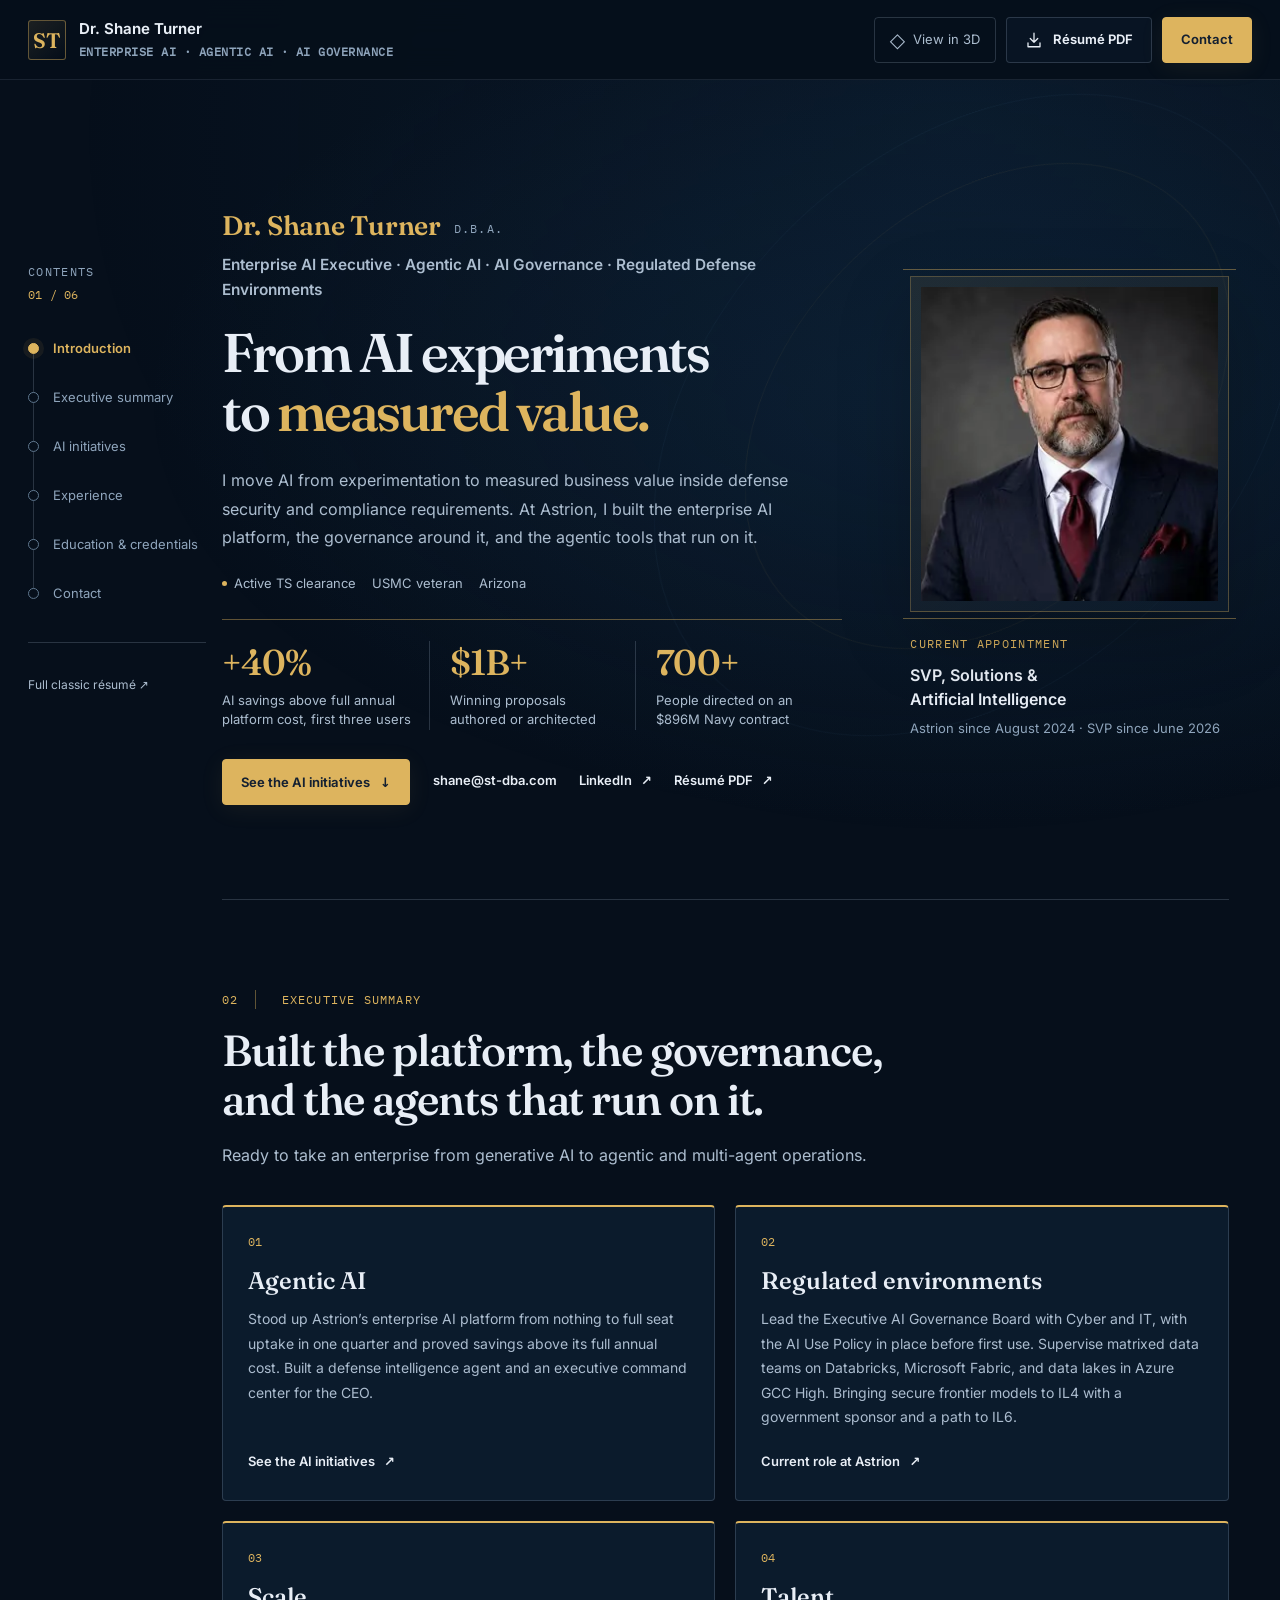
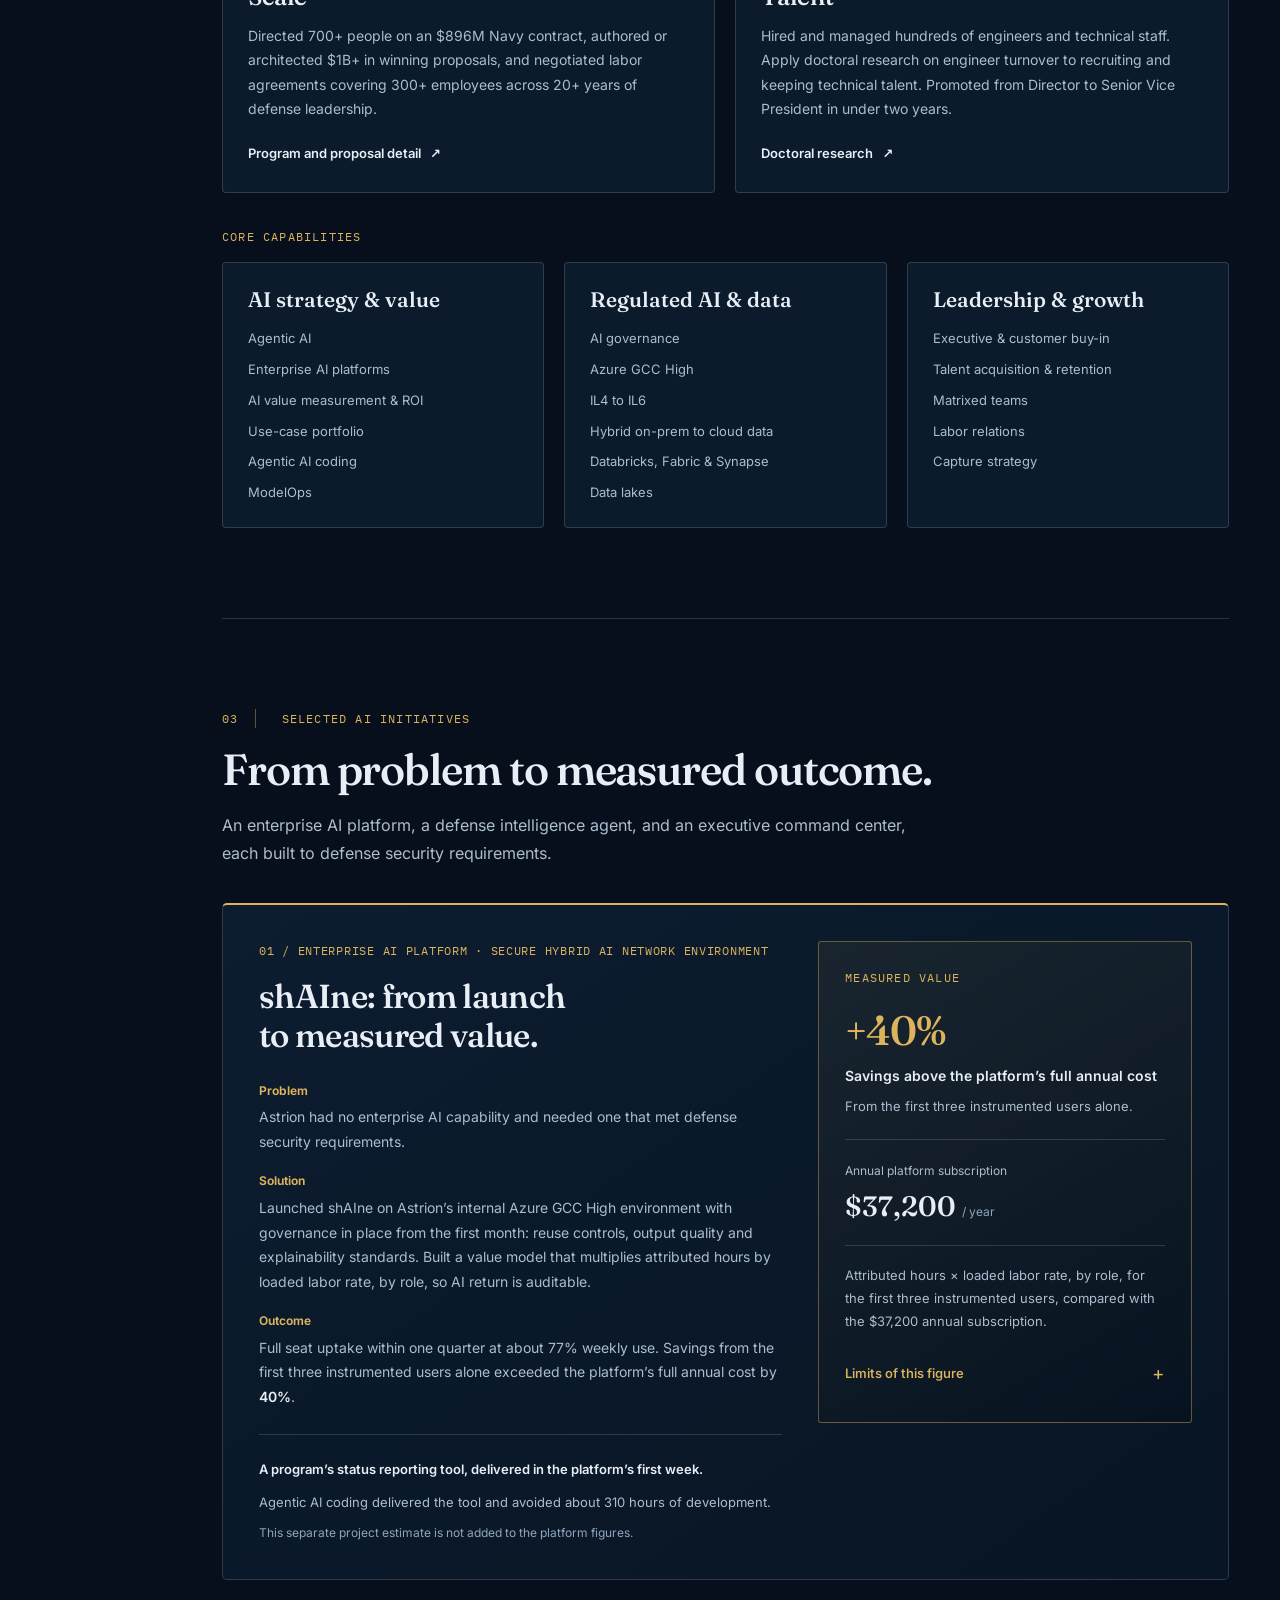
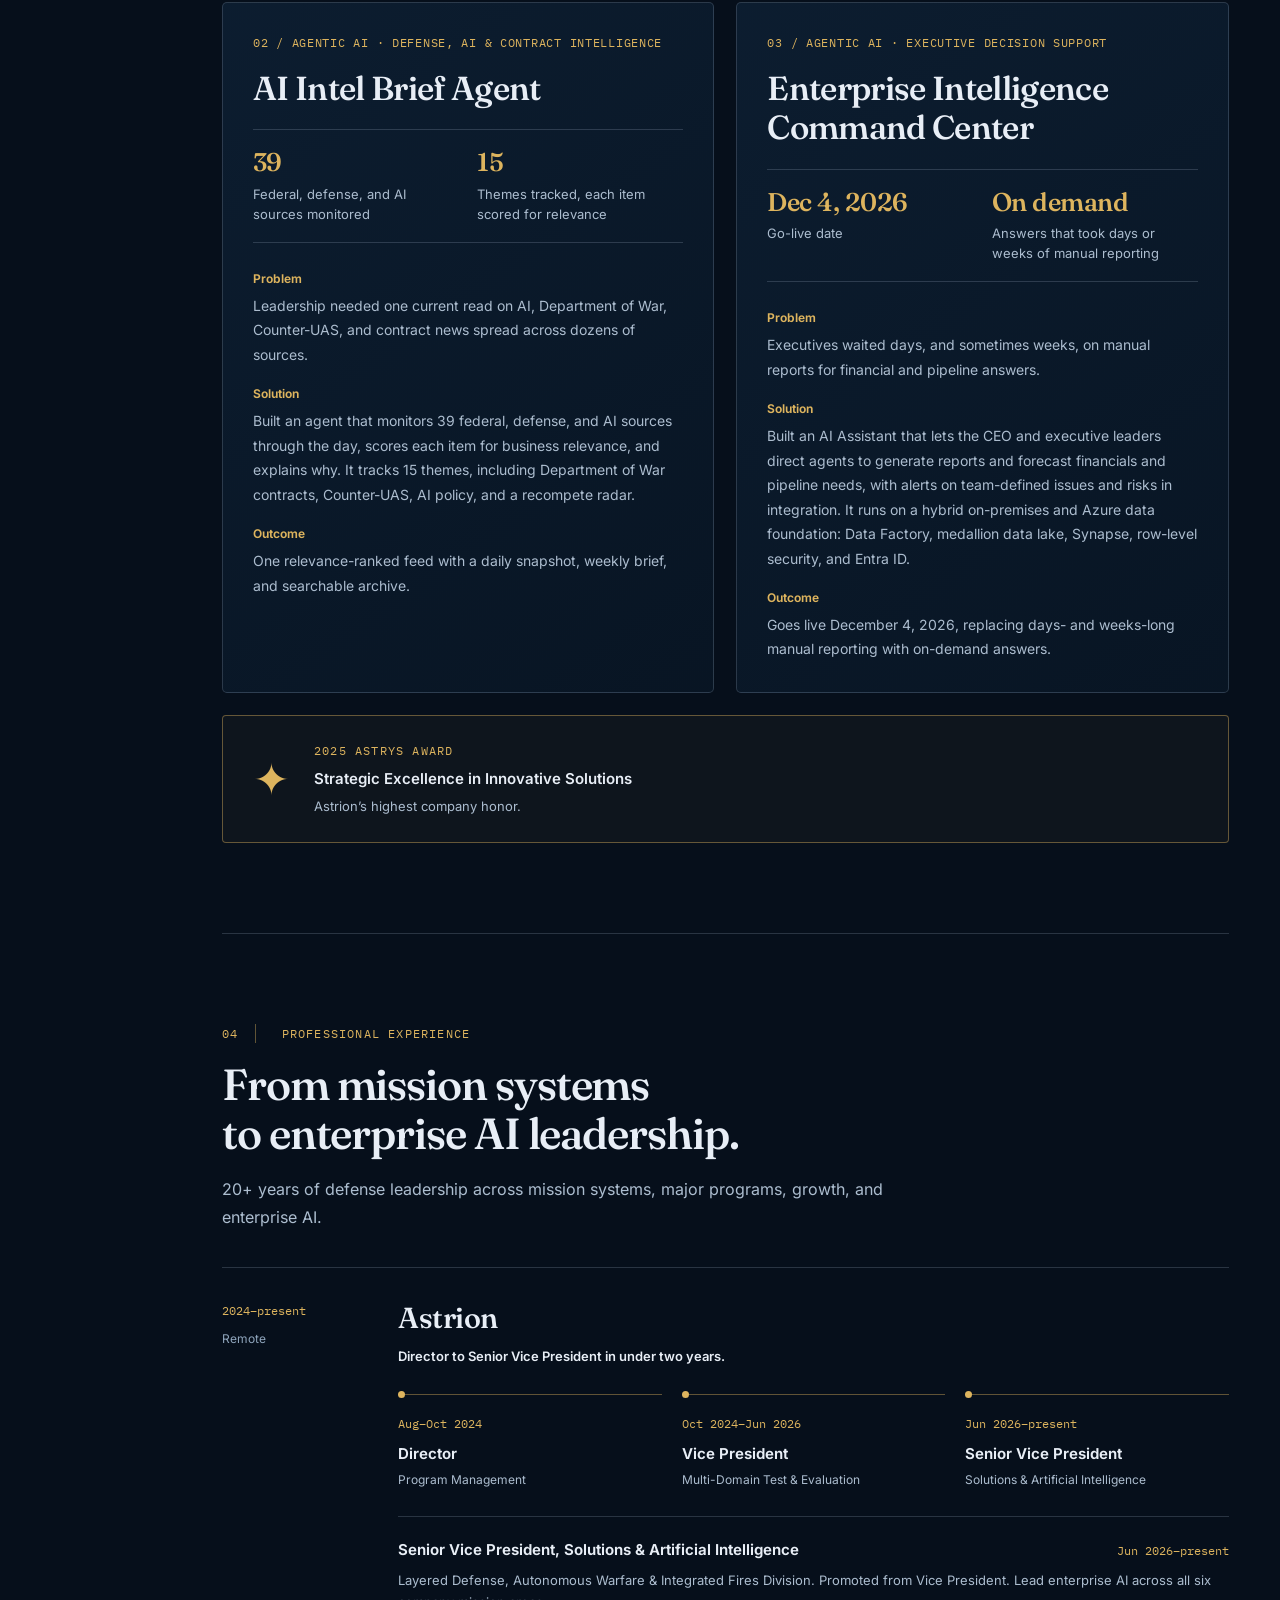
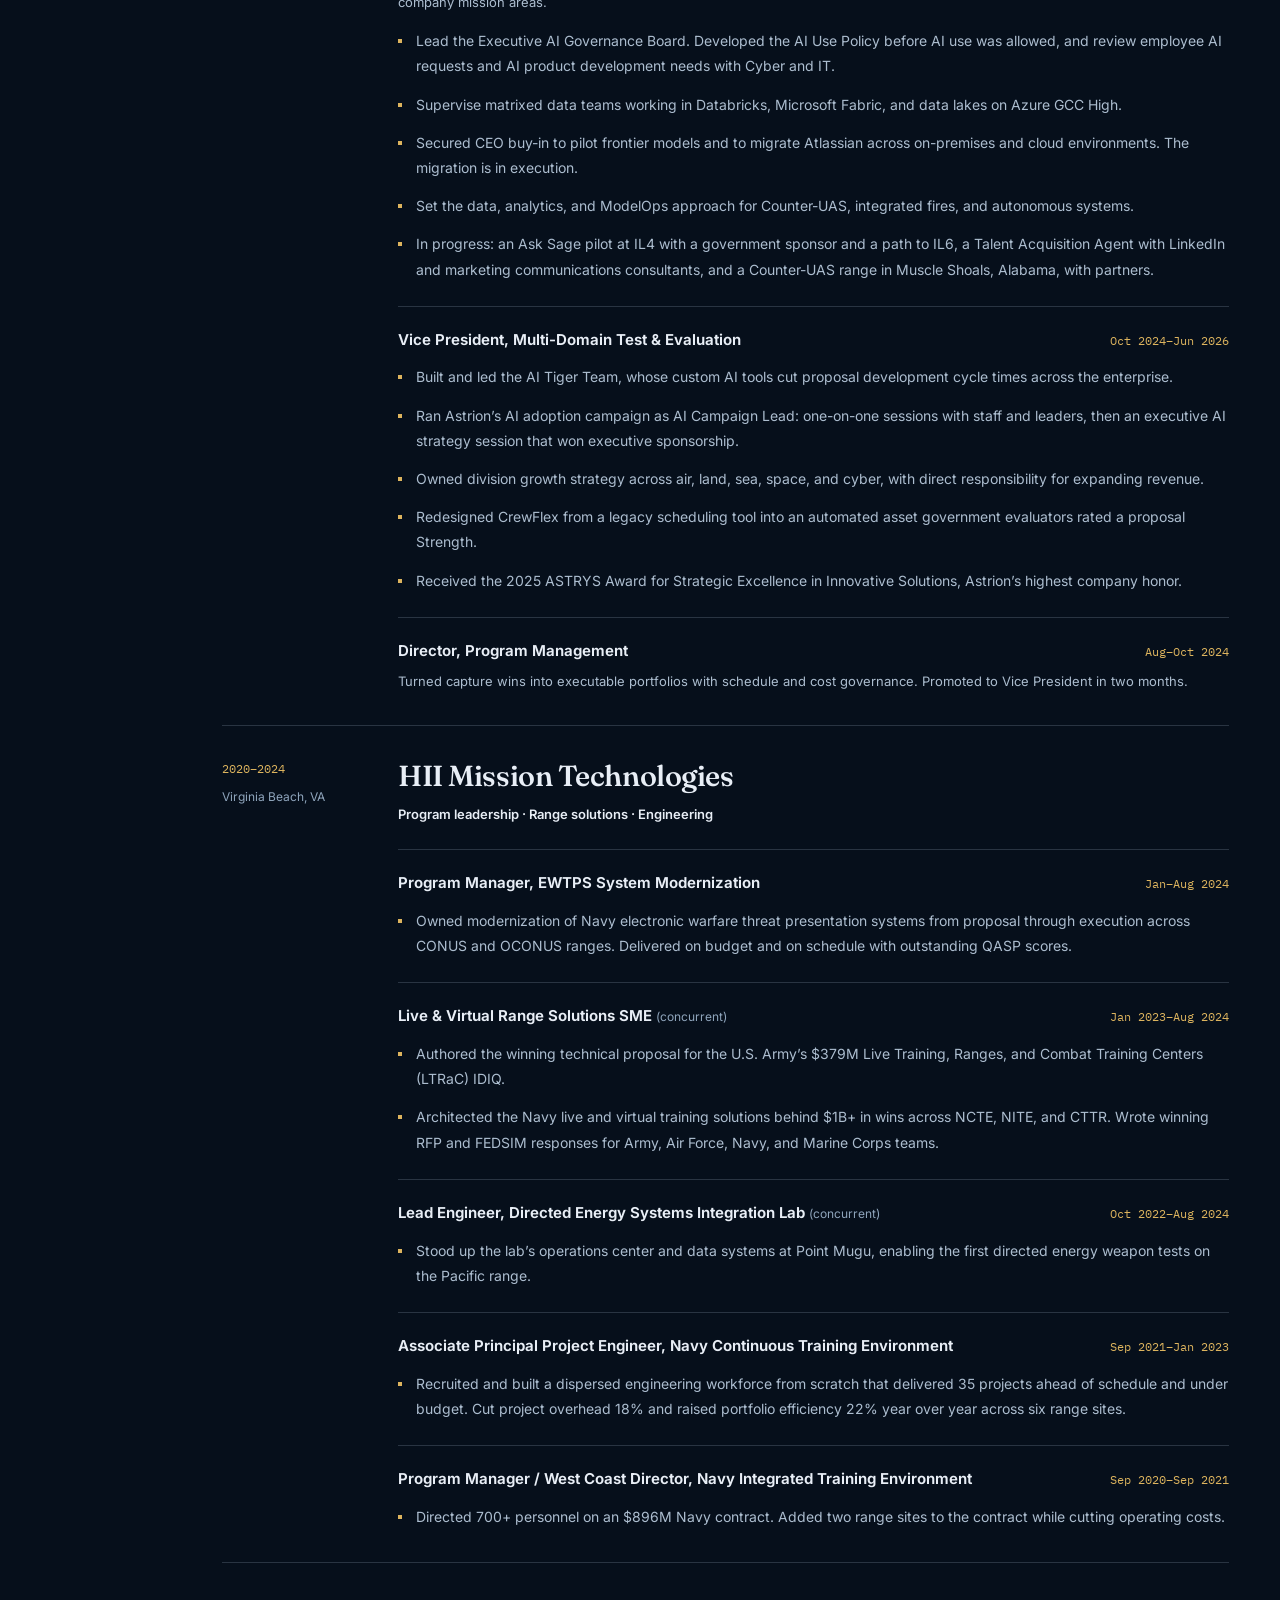
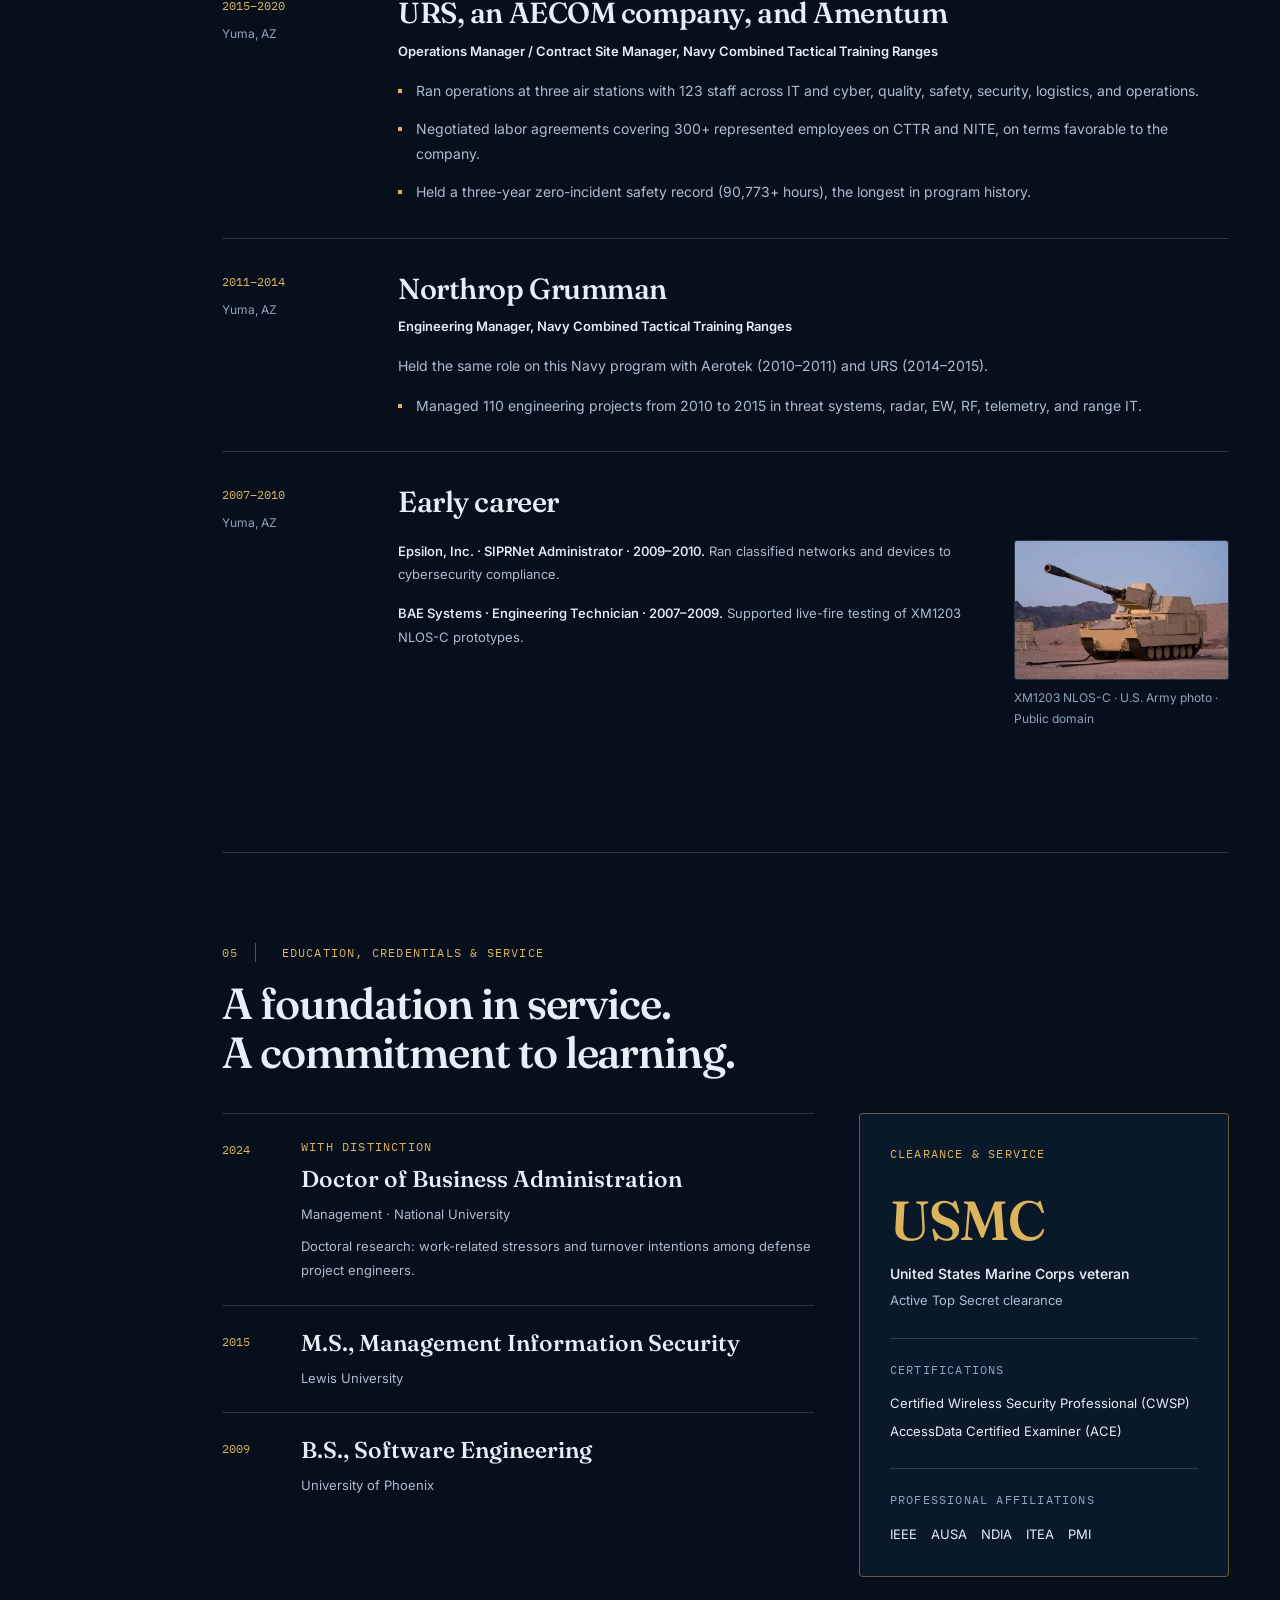
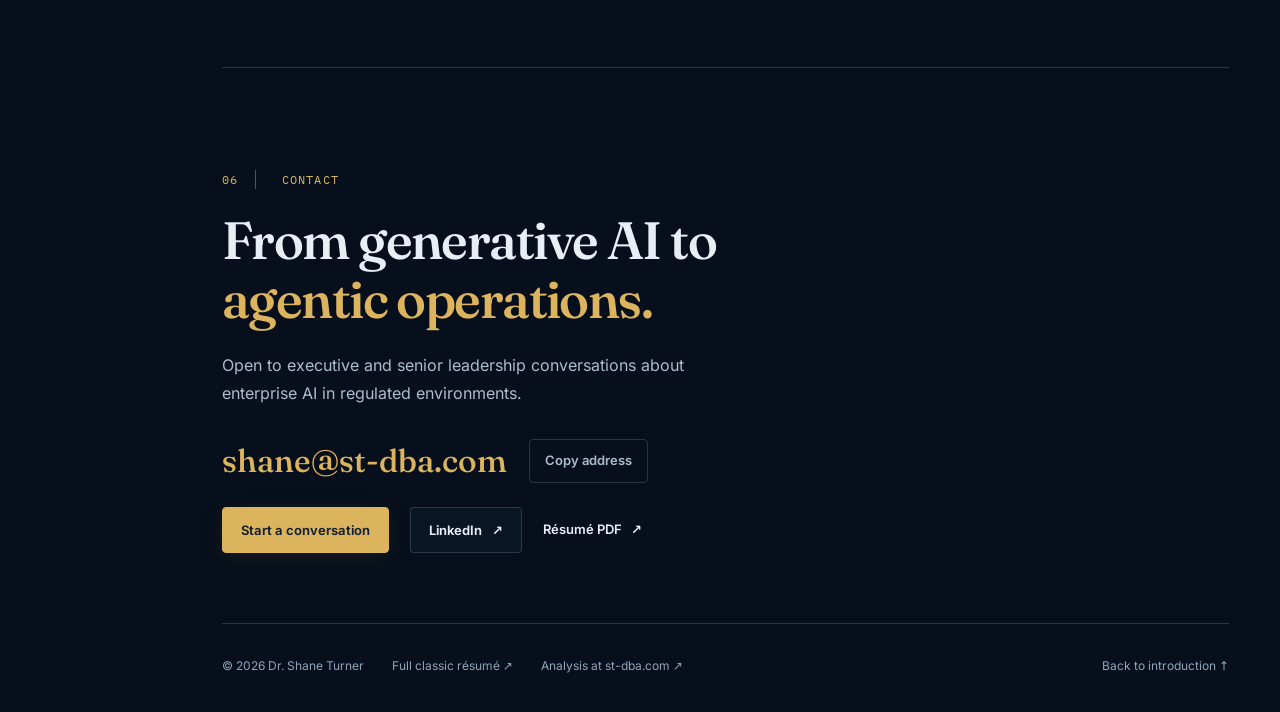
<file: index.html>
<!doctype html>
<html lang="en">
  <head>
    <meta charset="utf-8" />
    <meta name="viewport" content="width=device-width, initial-scale=1" />
    <title>Dr. Shane Turner · Enterprise AI Executive</title>

    <meta
      name="description"
      content="Dr. Shane Turner, enterprise AI executive: agentic AI, AI governance, and enterprise AI platforms in regulated defense environments. Active Top Secret clearance and 20+ years of defense leadership."
    />
    <meta name="author" content="Dr. Shane Turner" />
    <meta name="theme-color" content="#081d31" />
    <meta name="referrer" content="strict-origin-when-cross-origin" />
    <meta name="color-scheme" content="dark" />

    <meta property="og:type" content="profile" />
    <meta
      property="og:title"
      content="Dr. Shane Turner · Enterprise AI Executive"
    />
    <meta
      property="og:description"
      content="Enterprise AI executive who moves AI from experimentation to measured business value inside defense security and compliance requirements."
    />
    <meta property="og:url" content="https://resume.st-dba.com/" />
    <meta
      property="og:image"
      content="https://resume.st-dba.com/assets/og-card.png?v=20261110"
    />
    <meta property="og:image:width" content="1200" />
    <meta property="og:image:height" content="630" />
    <meta
      property="og:image:alt"
      content="Dr. Shane Turner · Enterprise AI Executive"
    />
    <meta property="profile:first_name" content="Shane" />
    <meta property="profile:last_name" content="Turner" />
    <meta name="twitter:card" content="summary_large_image" />
    <meta
      name="twitter:title"
      content="Dr. Shane Turner · Enterprise AI Executive"
    />
    <meta
      name="twitter:description"
      content="Agentic AI, AI governance, and enterprise AI platforms in regulated defense environments."
    />
    <meta
      name="twitter:image"
      content="https://resume.st-dba.com/assets/og-card.png?v=20261110"
    />
    <meta
      name="twitter:image:alt"
      content="Dr. Shane Turner · Enterprise AI Executive"
    />
    <link rel="canonical" href="https://resume.st-dba.com/" />

    <link rel="icon" href="assets/favicon.svg" type="image/svg+xml" />
    <link
      rel="preload"
      href="assets/fonts/fraunces-vf.woff2"
      as="font"
      type="font/woff2"
      crossorigin
    />
    <link
      rel="preload"
      href="assets/fonts/inter-vf.woff2"
      as="font"
      type="font/woff2"
      crossorigin
    />
    <link
      rel="preload"
      href="assets/fonts/plex-mono-400.woff2"
      as="font"
      type="font/woff2"
      crossorigin
    />

    <script type="application/ld+json">
      {
        "@context": "https://schema.org",
        "@type": "Person",
        "name": "Shane Turner",
        "honorificPrefix": "Dr.",
        "honorificSuffix": "DBA",
        "jobTitle": "Senior Vice President, Solutions & Artificial Intelligence",
        "worksFor": { "@type": "Organization", "name": "Astrion" },
        "description": "Enterprise AI executive who moves AI from experimentation to measured business value inside defense security and compliance requirements.",
        "url": "https://resume.st-dba.com/",
        "image": "https://resume.st-dba.com/assets/shane-turner-760.jpg",
        "email": "mailto:shane@st-dba.com",
        "address": { "@type": "PostalAddress", "addressRegion": "AZ", "addressCountry": "US" },
        "sameAs": [
          "https://www.linkedin.com/in/drshaneturner",
          "https://st-dba.com/"
        ],
        "award": "2025 ASTRYS Award, Strategic Excellence in Innovative Solutions (Astrion)",
        "alumniOf": [
          { "@type": "CollegeOrUniversity", "name": "National University" },
          { "@type": "CollegeOrUniversity", "name": "Lewis University" },
          { "@type": "CollegeOrUniversity", "name": "University of Phoenix" }
        ],
        "hasCredential": [
          {
            "@type": "EducationalOccupationalCredential",
            "credentialCategory": "degree",
            "name": "Doctor of Business Administration, Management, with Distinction",
            "recognizedBy": { "@type": "CollegeOrUniversity", "name": "National University" }
          },
          {
            "@type": "EducationalOccupationalCredential",
            "credentialCategory": "degree",
            "name": "M.S., Management Information Security",
            "recognizedBy": { "@type": "CollegeOrUniversity", "name": "Lewis University" }
          },
          {
            "@type": "EducationalOccupationalCredential",
            "credentialCategory": "degree",
            "name": "B.S., Software Engineering",
            "recognizedBy": { "@type": "CollegeOrUniversity", "name": "University of Phoenix" }
          },
          {
            "@type": "EducationalOccupationalCredential",
            "credentialCategory": "certification",
            "name": "Certified Wireless Security Professional (CWSP)"
          },
          {
            "@type": "EducationalOccupationalCredential",
            "credentialCategory": "certification",
            "name": "AccessData Certified Examiner (ACE)"
          }
        ],
        "knowsAbout": [
          "Agentic AI",
          "Enterprise AI Platforms",
          "AI Governance",
          "AI Value Measurement and ROI",
          "Agentic AI Coding",
          "ModelOps",
          "Azure GCC High",
          "Impact Level 4 to Impact Level 6 (IL4 to IL6) Environments",
          "Hybrid On-Premises and Cloud Data",
          "Databricks",
          "Microsoft Fabric",
          "Azure Synapse",
          "Data Lakes",
          "Counter-UAS",
          "Talent Acquisition and Retention",
          "Labor Relations",
          "Capture Strategy"
        ]
      }
    </script>
    <script>
      /* Apply a saved or linked (?view=3d) 3D-view choice before first paint
         so the layout does not jump. */
      (function () {
        var root = document.documentElement;
        root.classList.add("js");
        var wanted = /[?&]view=3d(&|$)/.test(location.search);
        try {
          wanted =
            wanted || localStorage.getItem("resume-view-v2") === "flight";
        } catch (_) {}
        if (
          wanted &&
          matchMedia("(min-width: 901px) and (min-height: 620px)").matches &&
          !matchMedia("(prefers-reduced-motion: reduce)").matches
        )
          root.classList.add("flight-mode");
      })();
    </script>
    <link rel="stylesheet" href="3d/flight.css?v=20261111b" />
    <script src="3d/flight.js?v=20261111a" defer></script>
  </head>
  <body>
    <a class="skip-link" href="#wp-contact">Skip to contact</a>
    <a class="skip-link skip-link--content" href="#main-content"
      >Skip to résumé</a
    >

    <div class="flight-scene" aria-hidden="true">
      <canvas id="starfield"></canvas>
      <div class="scene-glow"></div>
      <div class="scene-floor"></div>
      <div class="scene-orbit scene-orbit--one"></div>
      <div class="scene-orbit scene-orbit--two"></div>
    </div>
    <div class="reading-progress" aria-hidden="true">
      <span id="reading-progress"></span>
    </div>

    <header class="site-header">
      <a class="brand" href="#wp-briefing" title="Back to introduction">
        <span class="brand-mark" aria-hidden="true">ST</span>
        <span class="brand-name"
          >Dr. Shane Turner<span>Enterprise AI · Agentic AI · AI governance</span></span
        >
      </a>
      <div class="header-actions">
        <button class="view-toggle js-only" id="view-toggle" type="button">
          <span class="view-symbol" aria-hidden="true">◇</span
          ><span id="view-label">View in 3D</span>
        </button>
        <a
          class="button button--quiet header-pdf"
          href="assets/Shane-Turner-Resume.pdf"
          target="_blank"
          rel="noopener"
          ><svg viewBox="0 0 24 24" aria-hidden="true">
            <path d="M12 3v12m-5-5 5 5 5-5M4 16v5h16v-5" /></svg
          ><span class="pdf-long">Résumé PDF</span
          ><span class="pdf-short">PDF</span></a
        >
        <a class="button button--gold header-contact" href="#wp-contact"
          >Contact</a
        >
        <details class="contents-menu" id="contents-menu">
          <summary aria-label="Section navigation">
            <span class="menu-icon" aria-hidden="true"><i></i><i></i></span
            ><span class="menu-word">Contents</span>
          </summary>
          <nav aria-label="Section navigation">
            <a href="#wp-briefing">01 <span>Introduction</span></a>
            <a href="#wp-profile">02 <span>Executive summary</span></a>
            <a href="#wp-results">03 <span>AI initiatives</span></a>
            <a href="#wp-experience">04 <span>Experience</span></a>
            <a href="#wp-foundation"
              >05 <span>Education &amp; credentials</span></a
            >
            <a href="#wp-contact">06 <span>Contact</span></a>
            <a class="classic-link" href="classic/">Full classic résumé ↗</a>
          </nav>
        </details>
      </div>
    </header>

    <aside class="route" aria-label="Résumé contents">
      <p class="route-eyebrow">Contents <span>01 / 06</span></p>
      <nav aria-label="Résumé sections">
        <a href="#wp-briefing" aria-current="location"
          ><span class="route-dot" aria-hidden="true"></span
          ><span>Introduction</span></a
        >
        <a href="#wp-profile"
          ><span class="route-dot" aria-hidden="true"></span
          ><span>Executive summary</span></a
        >
        <a href="#wp-results"
          ><span class="route-dot" aria-hidden="true"></span
          ><span>AI initiatives</span></a
        >
        <a href="#wp-experience"
          ><span class="route-dot" aria-hidden="true"></span
          ><span>Experience</span></a
        >
        <a href="#wp-foundation"
          ><span class="route-dot" aria-hidden="true"></span
          ><span>Education &amp; credentials</span></a
        >
        <a href="#wp-contact"
          ><span class="route-dot" aria-hidden="true"></span
          ><span>Contact</span></a
        >
      </nav>
      <div class="route-footer">
        <a href="classic/">Full classic résumé ↗</a>
      </div>
    </aside>

    <div id="flight-scroll-track" aria-hidden="true"></div>
    <nav class="flight-controls" aria-label="3D flight controls">
      <button id="flight-previous" type="button" aria-label="Previous section">
        ←
      </button>
      <div class="flight-readout">
        <p>
          <span class="flight-live" aria-hidden="true"></span>3D view
          <span id="flight-chapter">01 / 06 · Introduction</span>
        </p>
        <span id="flight-instruction">Scroll to read</span>
      </div>
      <button id="flight-next" type="button" aria-label="Next section">
        →
      </button>
    </nav>

    <main id="main-content" tabindex="-1">
      <section
        class="waypoint hero"
        id="wp-briefing"
        data-label="Introduction"
        tabindex="-1"
        aria-labelledby="hero-title"
      >
        <div class="journey-surface">
          <div class="hero-grid">
            <div class="hero-copy">
              <p class="hero-name">Dr. Shane Turner<span>D.B.A.</span></p>
              <p class="role-line">
                Enterprise AI Executive · Agentic AI · AI Governance · Regulated
                Defense Environments
              </p>
              <h1 id="hero-title">
                From AI experiments to <em>measured value.</em>
              </h1>
              <p class="hero-lead">
                I move AI from experimentation to measured business value inside
                defense security and compliance requirements. At Astrion, I
                built the enterprise AI platform, the governance around it, and
                the agentic tools that run on it.
              </p>
              <div class="credentials">
                <span><i aria-hidden="true"></i> Active TS clearance</span
                ><span>USMC veteran</span><span>Arizona</span>
              </div>
              <dl class="hero-proof" id="wp-flight-data">
                <div>
                  <dt>+40%</dt>
                  <dd>
                    AI savings above full annual platform cost, first three
                    users
                  </dd>
                </div>
                <div>
                  <dt>$1B+</dt>
                  <dd>Winning proposals authored or architected</dd>
                </div>
                <div>
                  <dt>700+</dt>
                  <dd>People directed on an $896M Navy contract</dd>
                </div>
              </dl>
              <div class="hero-actions">
                <a class="button button--gold" href="#wp-results"
                  >See the AI initiatives <span aria-hidden="true">↓</span></a
                >
                <div class="hero-links">
                  <a class="text-link" href="mailto:shane@st-dba.com"
                    >shane@st-dba.com</a
                  ><a
                    class="text-link"
                    href="https://www.linkedin.com/in/drshaneturner"
                    target="_blank"
                    rel="me noopener noreferrer"
                    >LinkedIn <span aria-hidden="true">↗</span></a
                  ><a
                    class="text-link"
                    href="assets/Shane-Turner-Resume.pdf"
                    target="_blank"
                    rel="noopener"
                    >Résumé PDF <span aria-hidden="true">↗</span></a
                  >
                </div>
              </div>
            </div>
            <figure class="portrait">
              <div class="portrait-frame">
                <picture>
                  <source
                    type="image/webp"
                    srcset="
                      assets/shane-turner-320.webp 320w,
                      assets/shane-turner-480.webp 480w,
                      assets/shane-turner-640.webp 640w,
                      assets/shane-turner-760.webp 760w
                    "
                    sizes="(max-width: 900px) 44vw, 320px"
                  />
                  <img
                    src="assets/shane-turner-760.jpg"
                    srcset="
                      assets/shane-turner-320.jpg 320w,
                      assets/shane-turner-480.jpg 480w,
                      assets/shane-turner-640.jpg 640w,
                      assets/shane-turner-760.jpg 760w
                    "
                    sizes="(max-width: 900px) 44vw, 320px"
                    width="760"
                    height="760"
                    alt="Dr. Shane Turner"
                    fetchpriority="high"
                  />
                </picture>
                <span class="portrait-corner" aria-hidden="true"></span>
              </div>
              <figcaption>
                <span class="portrait-kicker">Current appointment</span
                ><strong
                  >SVP, Solutions &amp; <br />Artificial Intelligence</strong
                ><span>Astrion since August 2024 · SVP since June 2026</span>
              </figcaption>
            </figure>
          </div>
        </div>
      </section>

      <section
        class="waypoint"
        id="wp-profile"
        data-label="Executive summary"
        tabindex="-1"
        aria-labelledby="summary-title"
      >
        <div class="journey-surface">
          <div class="section-heading">
            <p class="eyebrow"><span>02</span> Executive summary</p>
            <h2 id="summary-title">
              Built the platform, the governance,<br />and the agents that run
              on it.
            </h2>
            <p>
              Ready to take an enterprise from generative AI to agentic and
              multi-agent operations.
            </p>
          </div>
          <div class="pillar-grid">
            <article>
              <span class="capability-number" aria-hidden="true">01</span>
              <h3>Agentic AI</h3>
              <p>
                Stood up Astrion’s enterprise AI platform from nothing to full
                seat uptake in one quarter and proved savings above its full
                annual cost. Built a defense intelligence agent and an
                executive command center for the CEO.
              </p>
              <a class="text-link" href="#wp-results"
                >See the AI initiatives <span aria-hidden="true">↗</span></a
              >
            </article>
            <article>
              <span class="capability-number" aria-hidden="true">02</span>
              <h3>Regulated environments</h3>
              <p>
                Lead the Executive AI Governance Board with Cyber and IT, with
                the AI Use Policy in place before first use. Supervise matrixed
                data teams on Databricks, Microsoft Fabric, and data lakes in
                Azure GCC High. Bringing secure frontier models to IL4 with a
                government sponsor and a path to IL6.
              </p>
              <a class="text-link" href="#wp-astrion"
                >Current role at Astrion <span aria-hidden="true">↗</span></a
              >
            </article>
            <article>
              <span class="capability-number" aria-hidden="true">03</span>
              <h3>Scale</h3>
              <p>
                Directed 700+ people on an $896M Navy contract, authored or
                architected $1B+ in winning proposals, and negotiated labor
                agreements covering 300+ employees across 20+ years of defense
                leadership.
              </p>
              <a class="text-link" href="#wp-hii"
                >Program and proposal detail
                <span aria-hidden="true">↗</span></a
              >
            </article>
            <article>
              <span class="capability-number" aria-hidden="true">04</span>
              <h3>Talent</h3>
              <p>
                Hired and managed hundreds of engineers and technical staff.
                Apply doctoral research on engineer turnover to recruiting and
                keeping technical talent. Promoted from Director to Senior Vice
                President in under two years.
              </p>
              <a class="text-link" href="#wp-foundation"
                >Doctoral research <span aria-hidden="true">↗</span></a
              >
            </article>
          </div>
          <div class="capabilities" id="wp-capabilities" tabindex="-1">
            <h3 class="eyebrow">Core capabilities</h3>
            <div class="capability-grid">
              <article>
                <h4>AI strategy &amp; value</h4>
                <ul>
                  <li>Agentic AI</li>
                  <li>Enterprise AI platforms</li>
                  <li>AI value measurement &amp; ROI</li>
                  <li>Use-case portfolio</li>
                  <li>Agentic AI coding</li>
                  <li>ModelOps</li>
                </ul>
              </article>
              <article>
                <h4>Regulated AI &amp; data</h4>
                <ul>
                  <li>AI governance</li>
                  <li>Azure GCC High</li>
                  <li>IL4 to IL6</li>
                  <li>Hybrid on-prem to cloud data</li>
                  <li>Databricks, Fabric &amp; Synapse</li>
                  <li>Data lakes</li>
                </ul>
              </article>
              <article>
                <h4>Leadership &amp; growth</h4>
                <ul>
                  <li>Executive &amp; customer buy-in</li>
                  <li>Talent acquisition &amp; retention</li>
                  <li>Matrixed teams</li>
                  <li>Labor relations</li>
                  <li>Capture strategy</li>
                </ul>
              </article>
            </div>
          </div>
        </div>
      </section>

      <section
        class="waypoint"
        id="wp-results"
        data-label="AI initiatives"
        tabindex="-1"
        aria-labelledby="results-title"
      >
        <div class="journey-surface">
          <div class="section-heading">
            <p class="eyebrow"><span>03</span> Selected AI initiatives</p>
            <h2 id="results-title">From problem to measured outcome.</h2>
            <p>
              An enterprise AI platform, a defense intelligence agent, and an
              executive command center, each built to defense security
              requirements.
            </p>
          </div>
          <article
            class="case-study case-study--featured"
            id="wp-shaine"
            tabindex="-1"
            aria-labelledby="shaine-title"
          >
            <div class="case-narrative">
              <p class="case-category">
                01 / Enterprise AI platform · Secure Hybrid AI Network
                Environment
              </p>
              <h3 id="shaine-title">
                shAIne: from launch<br />to measured value.
              </h3>
              <dl class="case-facts">
                <div>
                  <dt>Problem</dt>
                  <dd>
                    Astrion had no enterprise AI capability and needed one that
                    met defense security requirements.
                  </dd>
                </div>
                <div>
                  <dt>Solution</dt>
                  <dd>
                    Launched shAIne on Astrion’s internal Azure GCC High
                    environment with governance in place from the first month:
                    reuse controls, output quality and explainability
                    standards. Built a value model that multiplies attributed
                    hours by loaded labor rate, by role, so AI return is
                    auditable.
                  </dd>
                </div>
                <div>
                  <dt>Outcome</dt>
                  <dd>
                    Full seat uptake within one quarter at about 77% weekly
                    use. Savings from the first three instrumented users alone
                    exceeded the platform’s full annual cost by
                    <strong>40%</strong>.
                  </dd>
                </div>
              </dl>
              <div class="delivery-note">
                <strong
                  >A program’s status reporting tool, delivered in the
                  platform’s first week.</strong
                >
                <p>
                  Agentic AI coding delivered the tool and avoided about 310
                  hours of development.
                </p>
                <span
                  >This separate project estimate is not added to the platform
                  figures.</span
                >
              </div>
            </div>
            <aside class="value-panel" aria-label="shAIne measured value">
              <p class="eyebrow">Measured value</p>
              <div class="value-number">+40%</div>
              <p class="value-label">
                Savings above the platform’s full annual cost
              </p>
              <p class="value-period">
                From the first three instrumented users alone.
              </p>
              <div class="cost-reference">
                <span>Annual platform subscription</span
                ><strong>$37,200 <small>/ year</small></strong>
              </div>
              <p class="value-basis">
                Attributed hours × loaded labor rate, by role, for the first
                three instrumented users, compared with the $37,200 annual
                subscription.
              </p>
              <details class="method-details">
                <summary>Limits of this figure</summary>
                <div>
                  <p>
                    Individual role rates and the underlying activity ledger
                    are not published here.
                  </p>
                  <p>
                    Implementation and support costs are not included in the
                    comparison.
                  </p>
                  <p>
                    The status reporting tool estimate (about 310 hours of
                    avoided development, roughly $32,500 in loaded labor) is
                    separate and is not added to this result.
                  </p>
                </div>
              </details>
            </aside>
          </article>
          <div class="case-grid">
            <article
              class="case-study"
              id="wp-intel-brief"
              tabindex="-1"
              aria-labelledby="intel-title"
            >
              <p class="case-category">
                02 / Agentic AI · Defense, AI &amp; contract intelligence
              </p>
              <h3 id="intel-title">AI Intel Brief Agent</h3>
              <dl class="case-metrics">
                <div>
                  <dt>39</dt>
                  <dd>Federal, defense, and AI sources monitored</dd>
                </div>
                <div>
                  <dt>15</dt>
                  <dd>Themes tracked, each item scored for relevance</dd>
                </div>
              </dl>
              <dl class="case-facts">
                <div>
                  <dt>Problem</dt>
                  <dd>
                    Leadership needed one current read on AI, Department of
                    War, Counter-UAS, and contract news spread across dozens of
                    sources.
                  </dd>
                </div>
                <div>
                  <dt>Solution</dt>
                  <dd>
                    Built an agent that monitors 39 federal, defense, and AI
                    sources through the day, scores each item for business
                    relevance, and explains why. It tracks 15 themes, including
                    Department of War contracts, Counter-UAS, AI policy, and a
                    recompete radar.
                  </dd>
                </div>
                <div>
                  <dt>Outcome</dt>
                  <dd>
                    One relevance-ranked feed with a daily snapshot, weekly
                    brief, and searchable archive.
                  </dd>
                </div>
              </dl>
            </article>
            <article
              class="case-study"
              id="wp-command-center"
              tabindex="-1"
              aria-labelledby="command-title"
            >
              <p class="case-category">
                03 / Agentic AI · Executive decision support
              </p>
              <h3 id="command-title">Enterprise Intelligence Command Center</h3>
              <dl class="case-metrics">
                <div>
                  <dt>Dec 4, 2026</dt>
                  <dd>Go-live date</dd>
                </div>
                <div>
                  <dt>On demand</dt>
                  <dd>Answers that took days or weeks of manual reporting</dd>
                </div>
              </dl>
              <dl class="case-facts">
                <div>
                  <dt>Problem</dt>
                  <dd>
                    Executives waited days, and sometimes weeks, on manual
                    reports for financial and pipeline answers.
                  </dd>
                </div>
                <div>
                  <dt>Solution</dt>
                  <dd>
                    Built an AI Assistant that lets the CEO and executive
                    leaders direct agents to generate reports and forecast
                    financials and pipeline needs, with alerts on team-defined
                    issues and risks in integration. It runs on a hybrid
                    on-premises and Azure data foundation: Data Factory,
                    medallion data lake, Synapse, row-level security, and Entra
                    ID.
                  </dd>
                </div>
                <div>
                  <dt>Outcome</dt>
                  <dd>
                    Goes live December 4, 2026, replacing days- and weeks-long
                    manual reporting with on-demand answers.
                  </dd>
                </div>
              </dl>
            </article>
          </div>
          <div class="recognition" id="wp-recognition" tabindex="-1">
            <span class="award-mark" aria-hidden="true">✦</span>
            <div>
              <p class="eyebrow">2025 ASTRYS Award</p>
              <h3>Strategic Excellence in Innovative Solutions</h3>
              <p>Astrion’s highest company honor.</p>
            </div>
          </div>
        </div>
      </section>

      <section
        class="waypoint"
        id="wp-experience"
        data-label="Experience"
        tabindex="-1"
        aria-labelledby="experience-title"
      >
        <div class="journey-surface">
          <div class="section-heading">
            <p class="eyebrow"><span>04</span> Professional experience</p>
            <h2 id="experience-title">
              From mission systems<br />to enterprise AI leadership.
            </h2>
            <p>
              20+ years of defense leadership across mission systems, major
              programs, growth, and enterprise AI.
            </p>
          </div>
          <article
            class="experience-card"
            id="wp-astrion"
            tabindex="-1"
            aria-labelledby="astrion-title"
          >
            <div class="experience-meta">
              <p>2024–present</p>
              <span>Remote</span>
            </div>
            <div class="experience-body">
              <h3 id="astrion-title">Astrion</h3>
              <p class="experience-lead">
                Director to Senior Vice President in under two years.
              </p>
              <ol class="promotion-track">
                <li>
                  <span>Aug–Oct 2024</span><strong>Director</strong>
                  <p>Program Management</p>
                </li>
                <li>
                  <span>Oct 2024–Jun 2026</span><strong>Vice President</strong>
                  <p>Multi-Domain Test &amp; Evaluation</p>
                </li>
                <li>
                  <span>Jun 2026–present</span
                  ><strong>Senior Vice President</strong>
                  <p>Solutions &amp; Artificial Intelligence</p>
                </li>
              </ol>
              <div class="role-block">
                <div class="role-head">
                  <h4>
                    Senior Vice President, Solutions &amp; Artificial
                    Intelligence
                  </h4>
                  <span>Jun 2026–present</span>
                </div>
                <p>
                  Layered Defense, Autonomous Warfare &amp; Integrated Fires
                  Division. Promoted from Vice President. Lead enterprise AI
                  across all six company mission areas.
                </p>
                <ul class="outcome-list">
                  <li>
                    Lead the Executive AI Governance Board. Developed the AI
                    Use Policy before AI use was allowed, and review employee
                    AI requests and AI product development needs with Cyber and
                    IT.
                  </li>
                  <li>
                    Supervise matrixed data teams working in Databricks,
                    Microsoft Fabric, and data lakes on Azure GCC High.
                  </li>
                  <li>
                    Secured CEO buy-in to pilot frontier models and to migrate
                    Atlassian across on-premises and cloud environments. The
                    migration is in execution.
                  </li>
                  <li>
                    Set the data, analytics, and ModelOps approach for
                    Counter-UAS, integrated fires, and autonomous systems.
                  </li>
                  <li>
                    In progress: an Ask Sage pilot at IL4 with a government
                    sponsor and a path to IL6, a Talent Acquisition Agent with
                    LinkedIn and marketing communications consultants, and a
                    Counter-UAS range in Muscle Shoals, Alabama, with partners.
                  </li>
                </ul>
              </div>
              <div class="role-block">
                <div class="role-head">
                  <h4>Vice President, Multi-Domain Test &amp; Evaluation</h4>
                  <span>Oct 2024–Jun 2026</span>
                </div>
                <ul class="outcome-list">
                  <li>
                    Built and led the AI Tiger Team, whose custom AI tools cut
                    proposal development cycle times across the enterprise.
                  </li>
                  <li>
                    Ran Astrion’s AI adoption campaign as AI Campaign Lead:
                    one-on-one sessions with staff and leaders, then an
                    executive AI strategy session that won executive
                    sponsorship.
                  </li>
                  <li>
                    Owned division growth strategy across air, land, sea,
                    space, and cyber, with direct responsibility for expanding
                    revenue.
                  </li>
                  <li>
                    Redesigned CrewFlex from a legacy scheduling tool into an
                    automated asset government evaluators rated a proposal
                    Strength.
                  </li>
                  <li>
                    Received the 2025 ASTRYS Award for Strategic Excellence in
                    Innovative Solutions, Astrion’s highest company honor.
                  </li>
                </ul>
              </div>
              <div class="role-block">
                <div class="role-head">
                  <h4>Director, Program Management</h4>
                  <span>Aug–Oct 2024</span>
                </div>
                <p>
                  Turned capture wins into executable portfolios with schedule
                  and cost governance. Promoted to Vice President in two
                  months.
                </p>
              </div>
            </div>
          </article>
          <article
            class="experience-card"
            id="wp-hii"
            tabindex="-1"
            aria-labelledby="hii-title"
          >
            <div class="experience-meta">
              <p>2020–2024</p>
              <span>Virginia Beach, VA</span>
            </div>
            <div class="experience-body">
              <h3 id="hii-title">HII Mission Technologies</h3>
              <p class="experience-lead">
                Program leadership · Range solutions · Engineering
              </p>
              <div class="role-block">
                <div class="role-head">
                  <h4>Program Manager, EWTPS System Modernization</h4>
                  <span>Jan–Aug 2024</span>
                </div>
                <ul class="outcome-list">
                  <li>
                    Owned modernization of Navy electronic warfare threat
                    presentation systems from proposal through execution across
                    CONUS and OCONUS ranges. Delivered on budget and on
                    schedule with outstanding QASP scores.
                  </li>
                </ul>
              </div>
              <div class="role-block">
                <div class="role-head">
                  <h4>
                    Live &amp; Virtual Range Solutions SME
                    <small>(concurrent)</small>
                  </h4>
                  <span>Jan 2023–Aug 2024</span>
                </div>
                <ul class="outcome-list">
                  <li>
                    Authored the winning technical proposal for the U.S. Army’s
                    $379M Live Training, Ranges, and Combat Training Centers
                    (LTRaC) IDIQ.
                  </li>
                  <li>
                    Architected the Navy live and virtual training solutions
                    behind $1B+ in wins across NCTE, NITE, and CTTR. Wrote
                    winning RFP and FEDSIM responses for Army, Air Force, Navy,
                    and Marine Corps teams.
                  </li>
                </ul>
              </div>
              <div class="role-block">
                <div class="role-head">
                  <h4>
                    Lead Engineer, Directed Energy Systems Integration Lab
                    <small>(concurrent)</small>
                  </h4>
                  <span>Oct 2022–Aug 2024</span>
                </div>
                <ul class="outcome-list">
                  <li>
                    Stood up the lab’s operations center and data systems at
                    Point Mugu, enabling the first directed energy weapon tests
                    on the Pacific range.
                  </li>
                </ul>
              </div>
              <div class="role-block">
                <div class="role-head">
                  <h4>
                    Associate Principal Project Engineer, Navy Continuous
                    Training Environment
                  </h4>
                  <span>Sep 2021–Jan 2023</span>
                </div>
                <ul class="outcome-list">
                  <li>
                    Recruited and built a dispersed engineering workforce from
                    scratch that delivered 35 projects ahead of schedule and
                    under budget. Cut project overhead 18% and raised portfolio
                    efficiency 22% year over year across six range sites.
                  </li>
                </ul>
              </div>
              <div class="role-block">
                <div class="role-head">
                  <h4>
                    Program Manager / West Coast Director, Navy Integrated
                    Training Environment
                  </h4>
                  <span>Sep 2020–Sep 2021</span>
                </div>
                <ul class="outcome-list">
                  <li>
                    Directed 700+ personnel on an $896M Navy contract. Added
                    two range sites to the contract while cutting operating
                    costs.
                  </li>
                </ul>
              </div>
            </div>
          </article>
          <article
            class="experience-card"
            id="wp-amentum"
            tabindex="-1"
            aria-labelledby="amentum-title"
          >
            <div class="experience-meta">
              <p>2015–2020</p>
              <span>Yuma, AZ</span>
            </div>
            <div class="experience-body">
              <h3 id="amentum-title">URS, an AECOM company, and Amentum</h3>
              <p class="experience-lead">
                Operations Manager / Contract Site Manager, Navy Combined
                Tactical Training Ranges
              </p>
              <ul class="outcome-list">
                <li>
                  Ran operations at three air stations with 123 staff across IT
                  and cyber, quality, safety, security, logistics, and
                  operations.
                </li>
                <li>
                  Negotiated labor agreements covering 300+ represented
                  employees on CTTR and NITE, on terms favorable to the
                  company.
                </li>
                <li>
                  Held a three-year zero-incident safety record (90,773+
                  hours), the longest in program history.
                </li>
              </ul>
            </div>
          </article>
          <article
            class="experience-card"
            id="wp-northrop"
            tabindex="-1"
            aria-labelledby="northrop-title"
          >
            <div class="experience-meta">
              <p>2011–2014</p>
              <span>Yuma, AZ</span>
            </div>
            <div class="experience-body">
              <h3 id="northrop-title">Northrop Grumman</h3>
              <p class="experience-lead">
                Engineering Manager, Navy Combined Tactical Training Ranges
              </p>
              <p>
                Held the same role on this Navy program with Aerotek
                (2010–2011) and URS (2014–2015).
              </p>
              <ul class="outcome-list">
                <li>
                  Managed 110 engineering projects from 2010 to 2015 in threat
                  systems, radar, EW, RF, telemetry, and range IT.
                </li>
              </ul>
            </div>
          </article>
          <article
            class="experience-card experience-card--origins"
            id="wp-origins"
            tabindex="-1"
            aria-labelledby="origins-title"
          >
            <div class="experience-meta">
              <p>2007–2010</p>
              <span>Yuma, AZ</span>
            </div>
            <div class="experience-body">
              <h3 id="origins-title">Early career</h3>
              <div class="origins-grid">
                <div>
                  <p>
                    <strong
                      >Epsilon, Inc. · SIPRNet Administrator · 2009–2010.</strong
                    >
                    Ran classified networks and devices to cybersecurity
                    compliance.
                  </p>
                  <p>
                    <strong
                      >BAE Systems · Engineering Technician · 2007–2009.</strong
                    >
                    Supported live-fire testing of XM1203 NLOS-C prototypes.
                  </p>
                </div>
                <figure class="range-photo">
                  <picture>
                    <source type="image/webp" srcset="assets/nlos-c-640.webp" />
                    <img
                      src="assets/nlos-c-640.jpg"
                      alt="XM1203 Non-Line-of-Sight Cannon prototype on a desert test range"
                      width="640"
                      height="417"
                      loading="lazy"
                    />
                  </picture>
                  <figcaption>
                    XM1203 NLOS-C · U.S. Army photo · Public domain
                  </figcaption>
                </figure>
              </div>
            </div>
          </article>
        </div>
      </section>

      <section
        class="waypoint"
        id="wp-foundation"
        data-label="Education &amp; credentials"
        tabindex="-1"
        aria-labelledby="foundation-title"
      >
        <div class="journey-surface">
          <div class="section-heading">
            <p class="eyebrow">
              <span>05</span> Education, credentials &amp; service
            </p>
            <h2 id="foundation-title">
              A foundation in service.<br />A commitment to learning.
            </h2>
          </div>
          <div class="foundation-grid">
            <div class="education-list">
              <article>
                <span class="degree-year">2024</span>
                <div>
                  <p class="eyebrow">With Distinction</p>
                  <h3>Doctor of Business Administration</h3>
                  <p>Management · National University</p>
                  <p class="research-note">
                    Doctoral research: work-related stressors and turnover
                    intentions among defense project engineers.
                  </p>
                </div>
              </article>
              <article>
                <span class="degree-year">2015</span>
                <div>
                  <h3>M.S., Management Information Security</h3>
                  <p>Lewis University</p>
                </div>
              </article>
              <article>
                <span class="degree-year">2009</span>
                <div>
                  <h3>B.S., Software Engineering</h3>
                  <p>University of Phoenix</p>
                </div>
              </article>
            </div>
            <aside
              class="service-panel"
              aria-label="Clearance, service, certifications, and affiliations"
            >
              <p class="eyebrow">Clearance &amp; service</p>
              <span class="service-monogram" aria-hidden="true">USMC</span>
              <h3>United States Marine Corps veteran</h3>
              <p>Active Top Secret clearance</p>
              <div class="affiliations">
                <p class="eyebrow">Certifications</p>
                <ul class="credential-list">
                  <li>Certified Wireless Security Professional (CWSP)</li>
                  <li>AccessData Certified Examiner (ACE)</li>
                </ul>
              </div>
              <div class="affiliations">
                <p class="eyebrow">Professional affiliations</p>
                <ul>
                  <li>
                    <abbr
                      title="Institute of Electrical and Electronics Engineers"
                      >IEEE</abbr
                    >
                  </li>
                  <li>
                    <abbr title="Association of the United States Army"
                      >AUSA</abbr
                    >
                  </li>
                  <li>
                    <abbr title="National Defense Industrial Association"
                      >NDIA</abbr
                    >
                  </li>
                  <li>
                    <abbr title="International Test and Evaluation Association"
                      >ITEA</abbr
                    >
                  </li>
                  <li><abbr title="Project Management Institute">PMI</abbr></li>
                </ul>
              </div>
            </aside>
          </div>
        </div>
      </section>

      <section
        class="waypoint contact"
        id="wp-contact"
        data-label="Contact"
        tabindex="-1"
        aria-labelledby="contact-title"
      >
        <div class="journey-surface">
          <div class="contact-inner">
            <p class="eyebrow"><span>06</span> Contact</p>
            <h2 id="contact-title">
              From generative AI to<br /><em>agentic operations.</em>
            </h2>
            <p>
              Open to executive and senior leadership conversations about
              enterprise AI in regulated environments.
            </p>
            <div class="contact-email-row">
              <a class="contact-email" href="mailto:shane@st-dba.com"
                >shane@st-dba.com</a
              ><button
                class="copy-email js-only"
                id="copy-email"
                type="button"
                data-copy="shane@st-dba.com"
              >
                Copy address
              </button>
            </div>
            <div class="contact-actions">
              <a class="button button--gold" href="mailto:shane@st-dba.com"
                >Start a conversation</a
              ><a
                class="button button--quiet"
                href="https://www.linkedin.com/in/drshaneturner"
                target="_blank"
                rel="me noopener noreferrer"
                >LinkedIn <span aria-hidden="true">↗</span></a
              ><a
                class="text-link"
                href="assets/Shane-Turner-Resume.pdf"
                target="_blank"
                rel="noopener"
                >Résumé PDF <span aria-hidden="true">↗</span></a
              >
            </div>
          </div>
          <footer>
            <span>© 2026 Dr. Shane Turner</span
            ><a href="classic/">Full classic résumé ↗</a
            ><a href="https://st-dba.com/" target="_blank" rel="noopener"
              >Analysis at st-dba.com ↗</a
            ><a href="#wp-briefing">Back to introduction ↑</a>
          </footer>
        </div>
      </section>
    </main>
    <p class="toast" id="view-status" role="status"></p>
  </body>
</html>
</file>
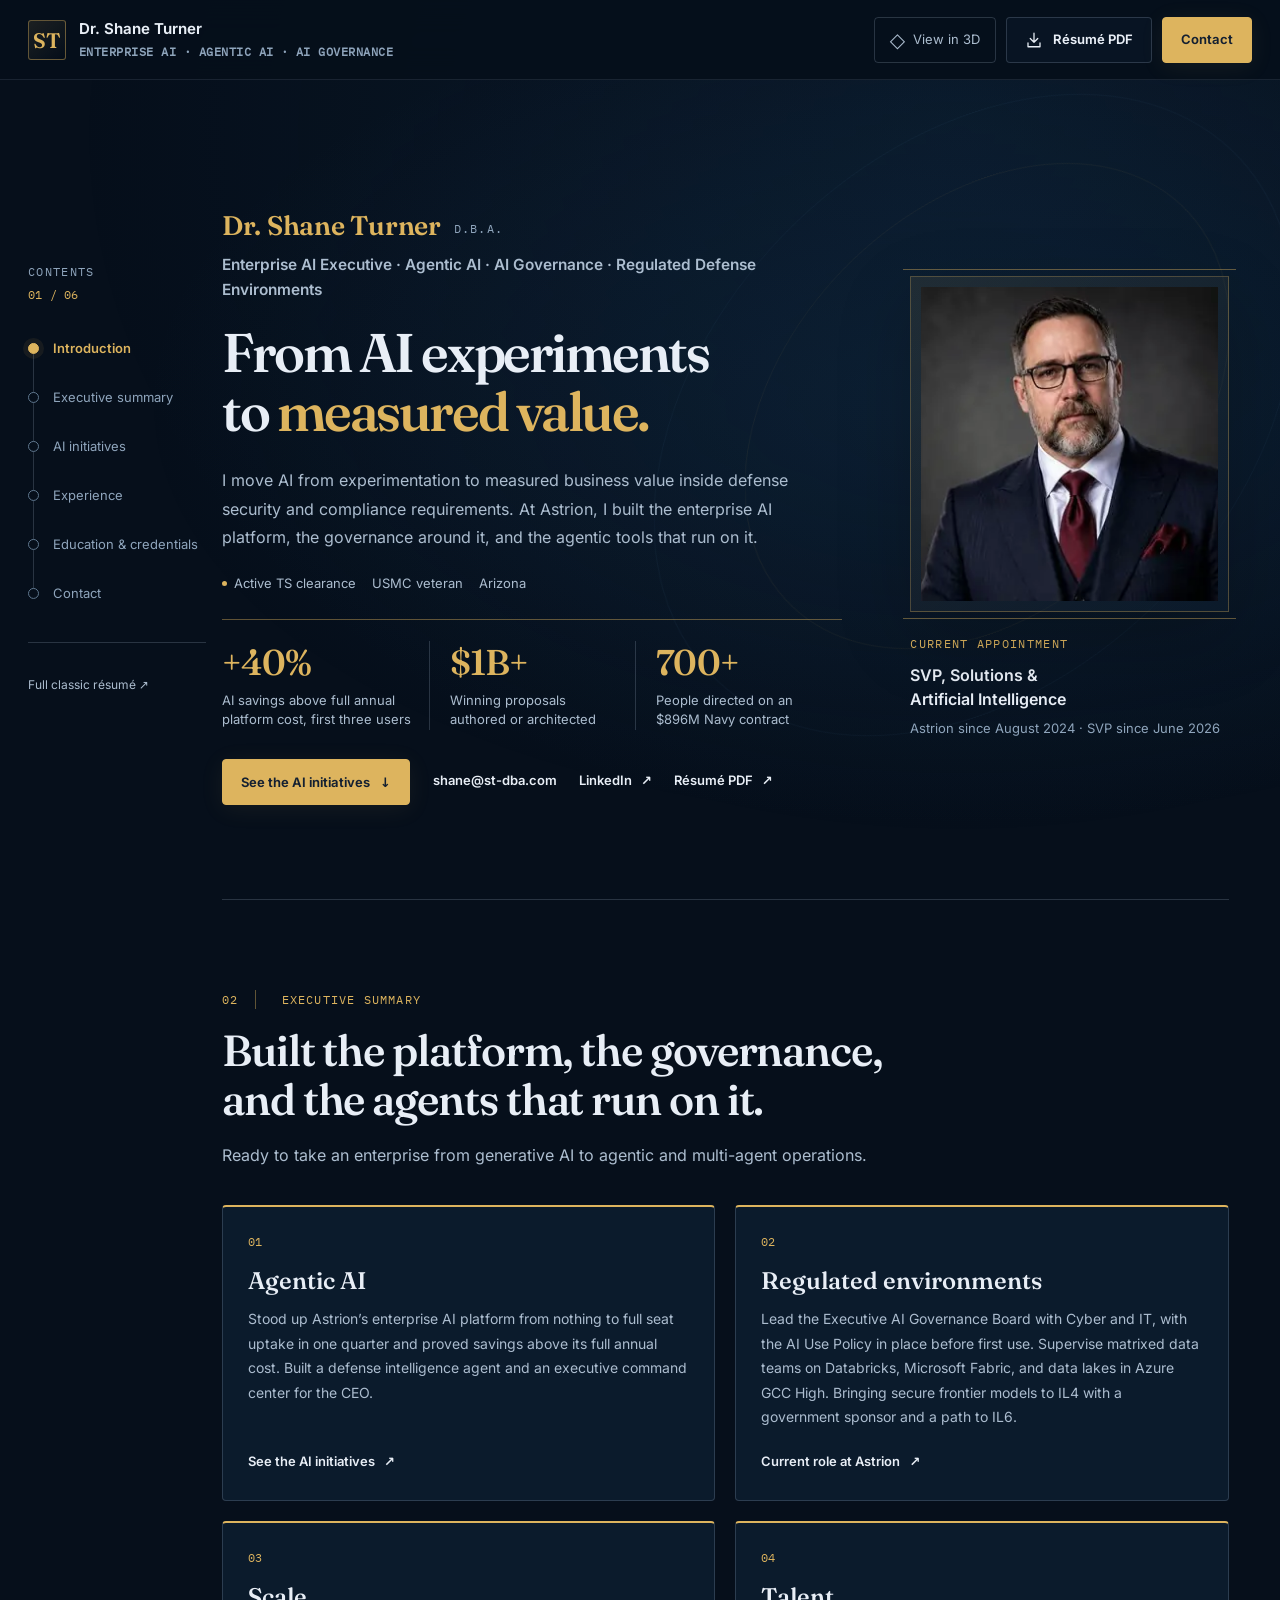
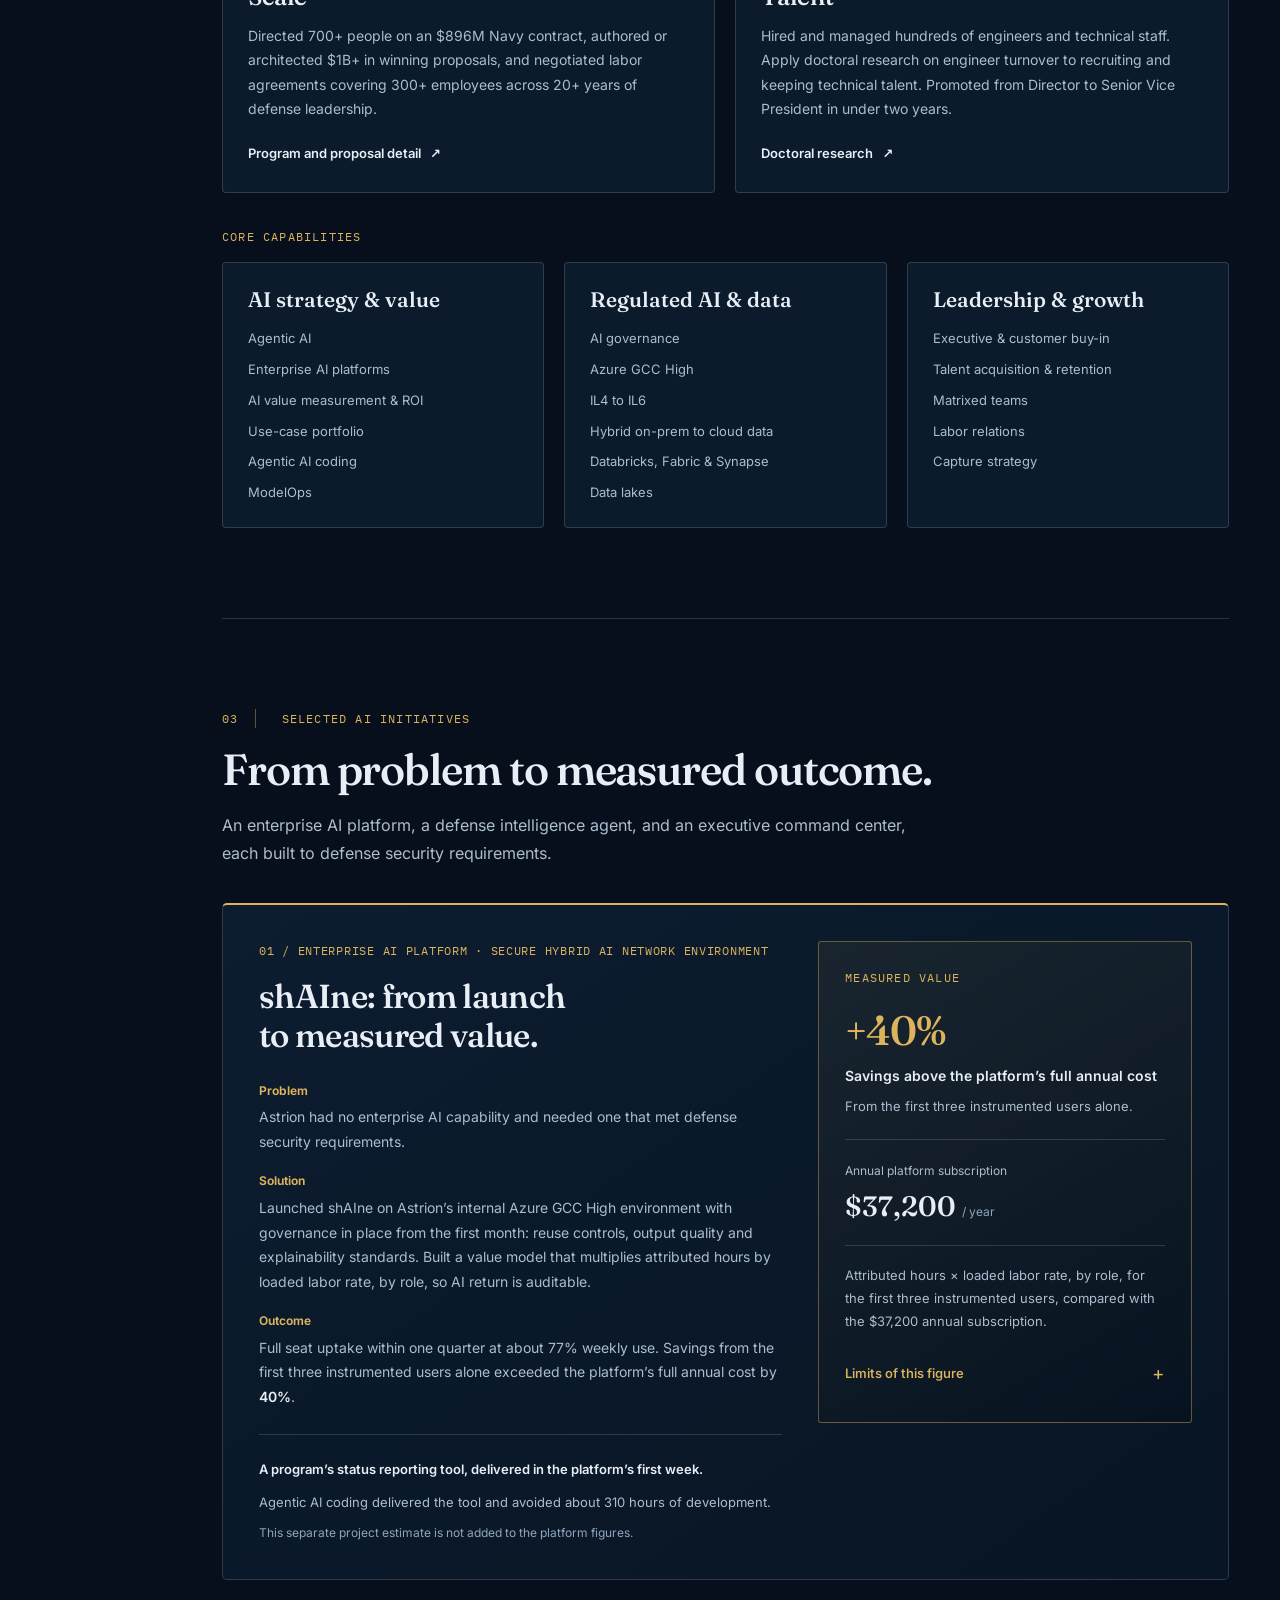
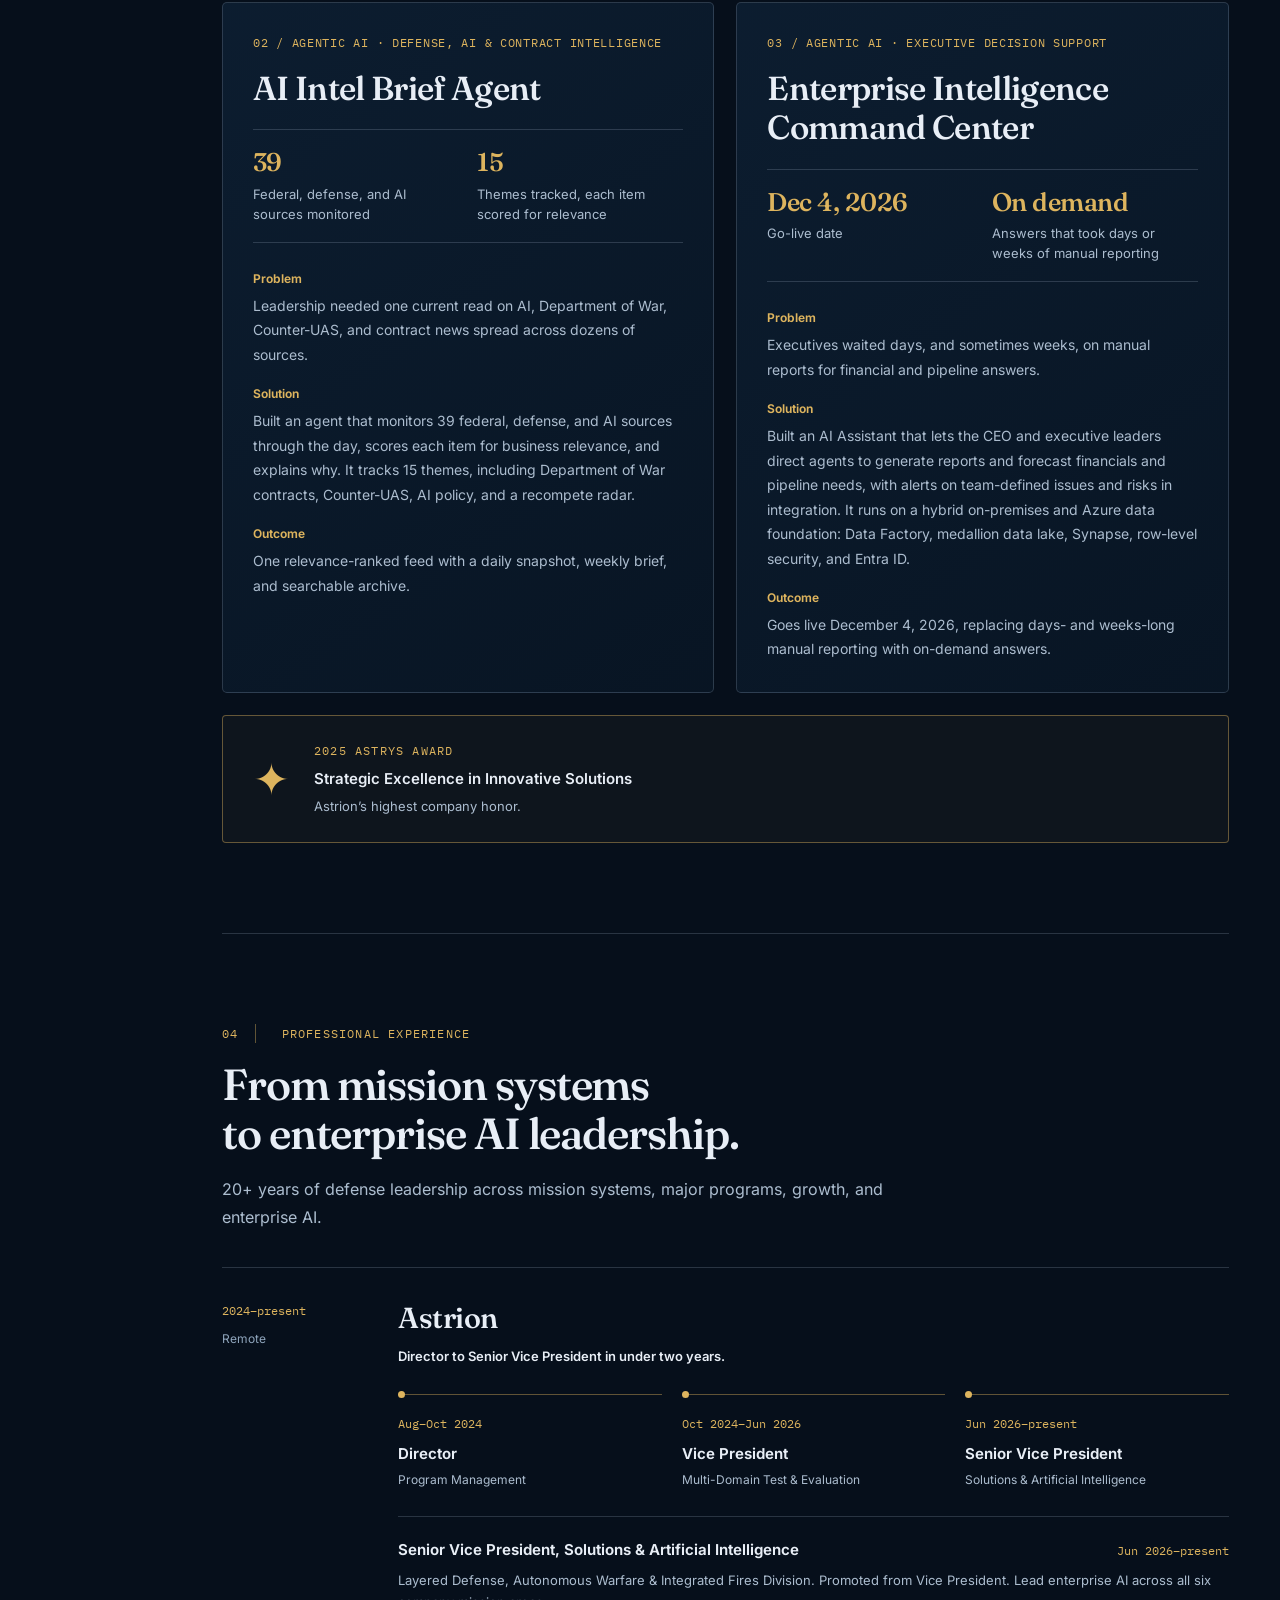
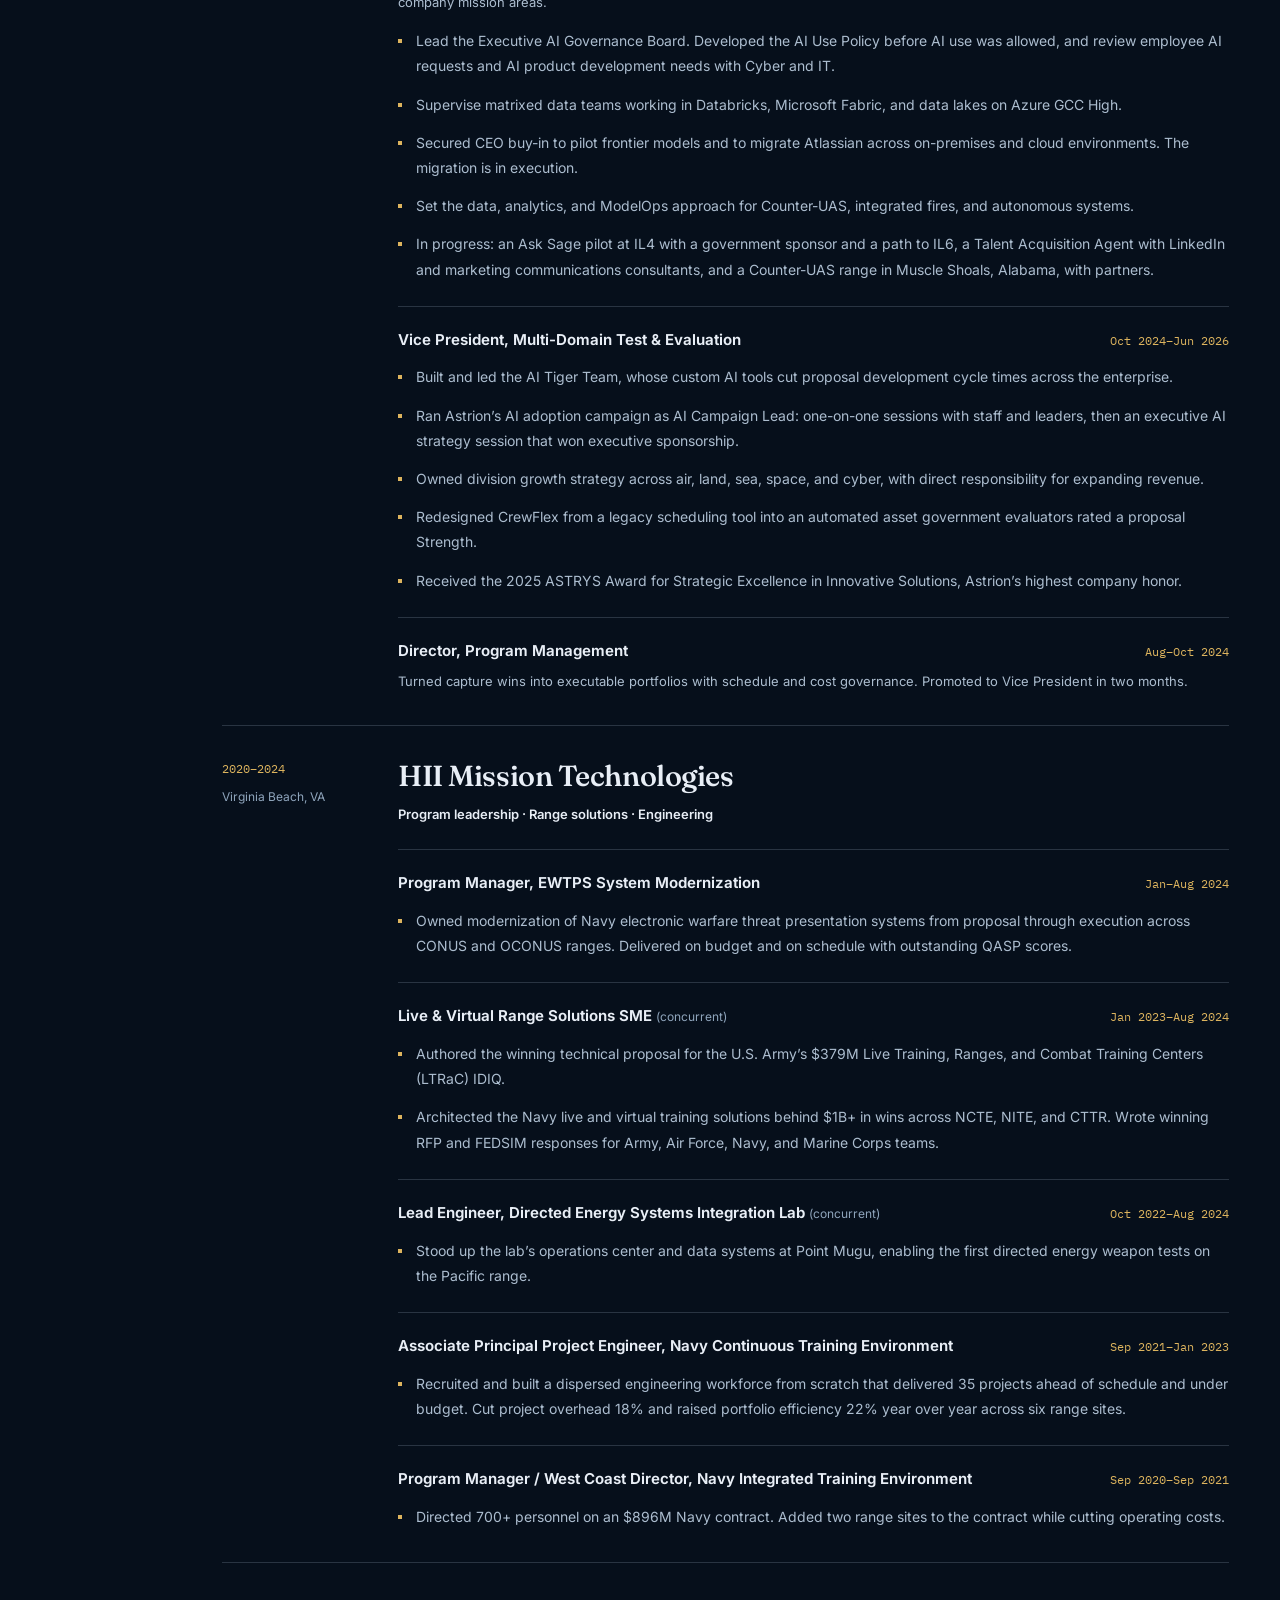
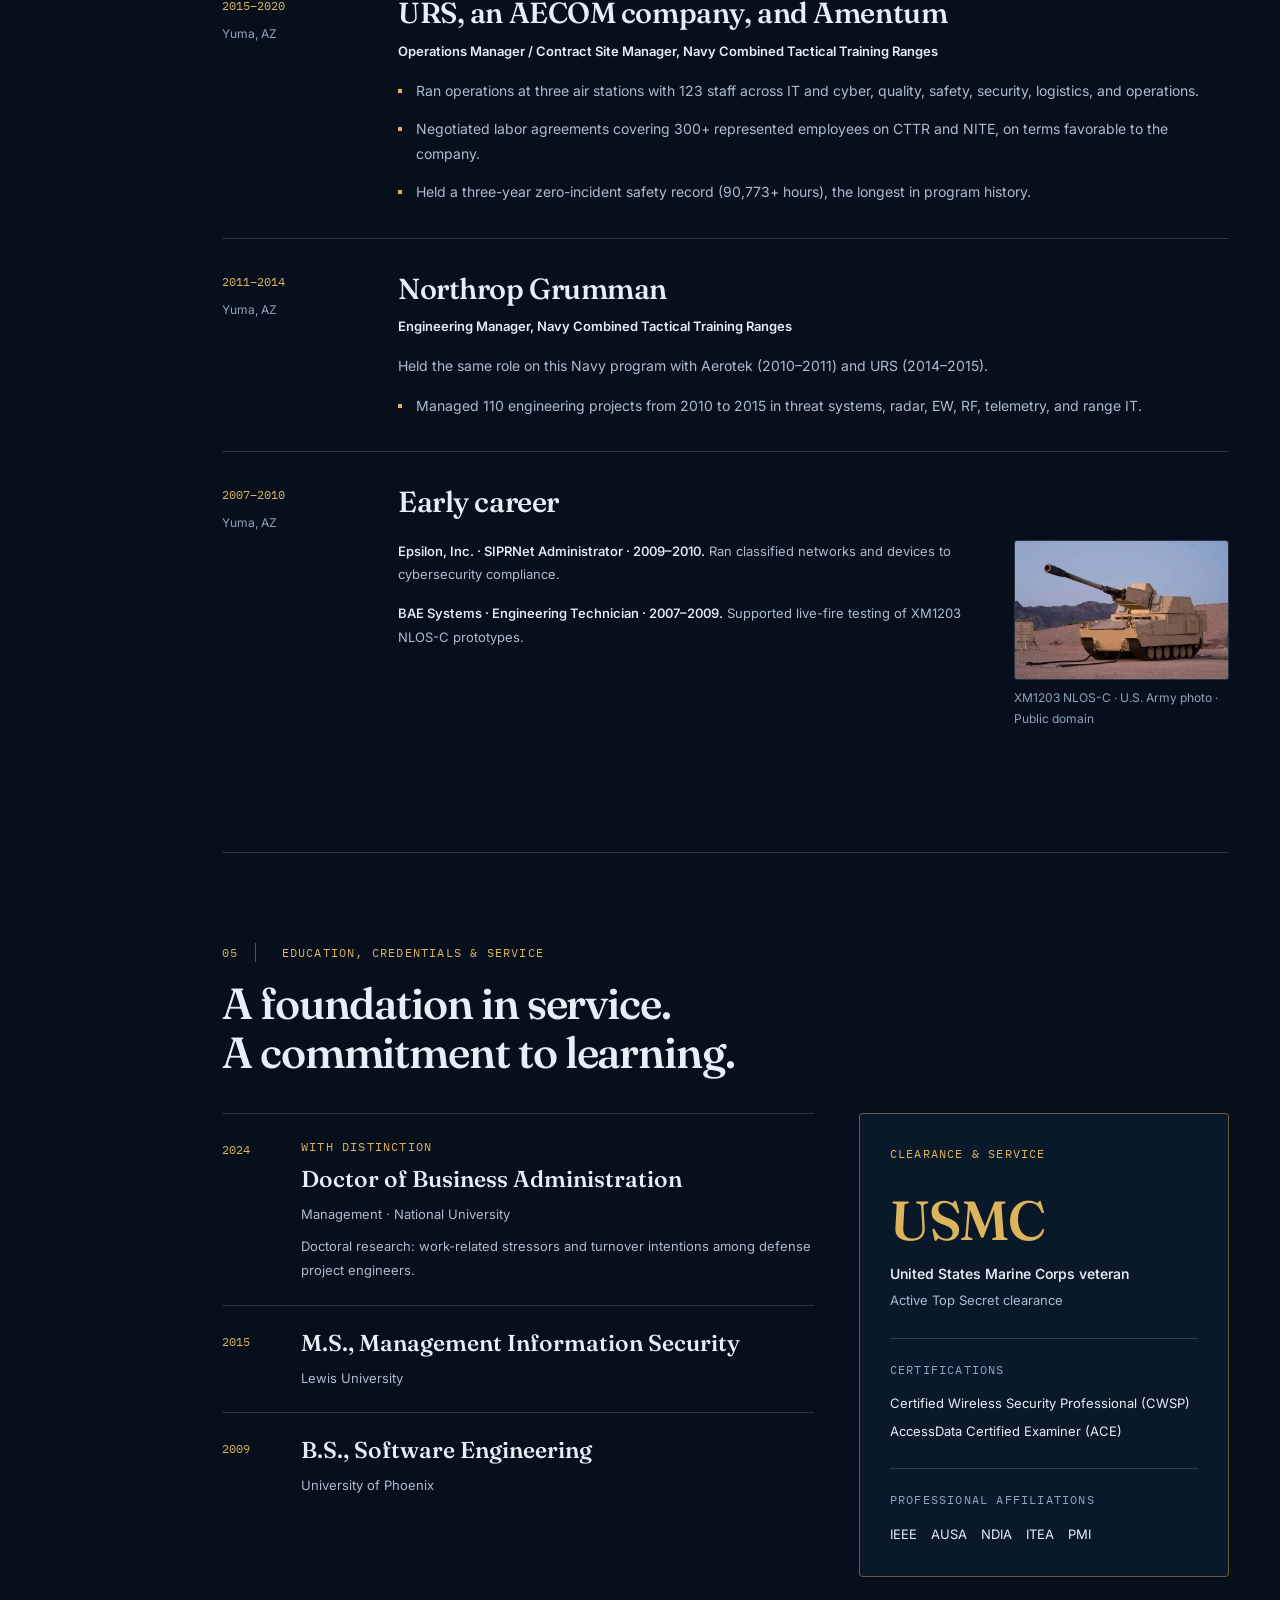
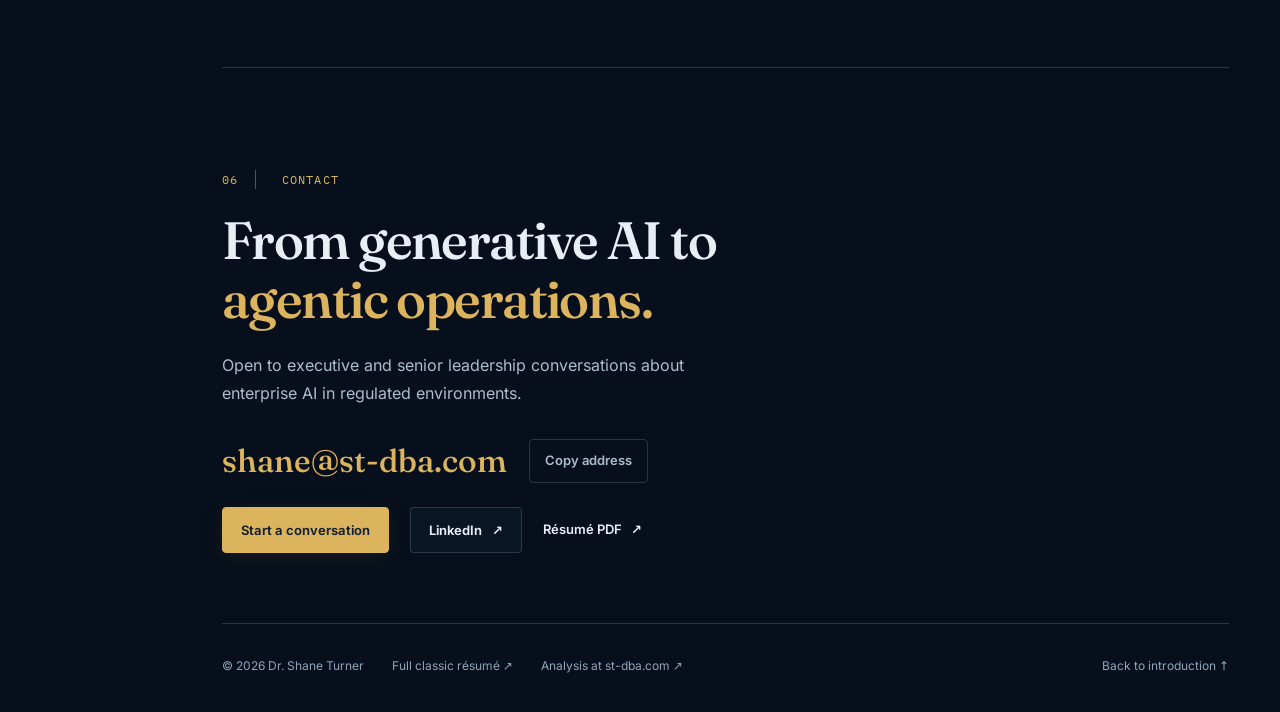
<file: 3d/index.html>
<!DOCTYPE html>
<html lang="en">
<head>
  <meta charset="utf-8" />
  <meta http-equiv="refresh" content="0; url=../" />
  <meta name="robots" content="noindex" />
  <link rel="canonical" href="https://resume.st-dba.com/" />
  <title>Dr. Shane Turner</title>
  <script>location.replace("../" + location.hash);</script>
</head>
<body>
  <p><a href="../">The 3D résumé now lives at the main page. Continue here.</a></p>
</body>
</html>
</file>
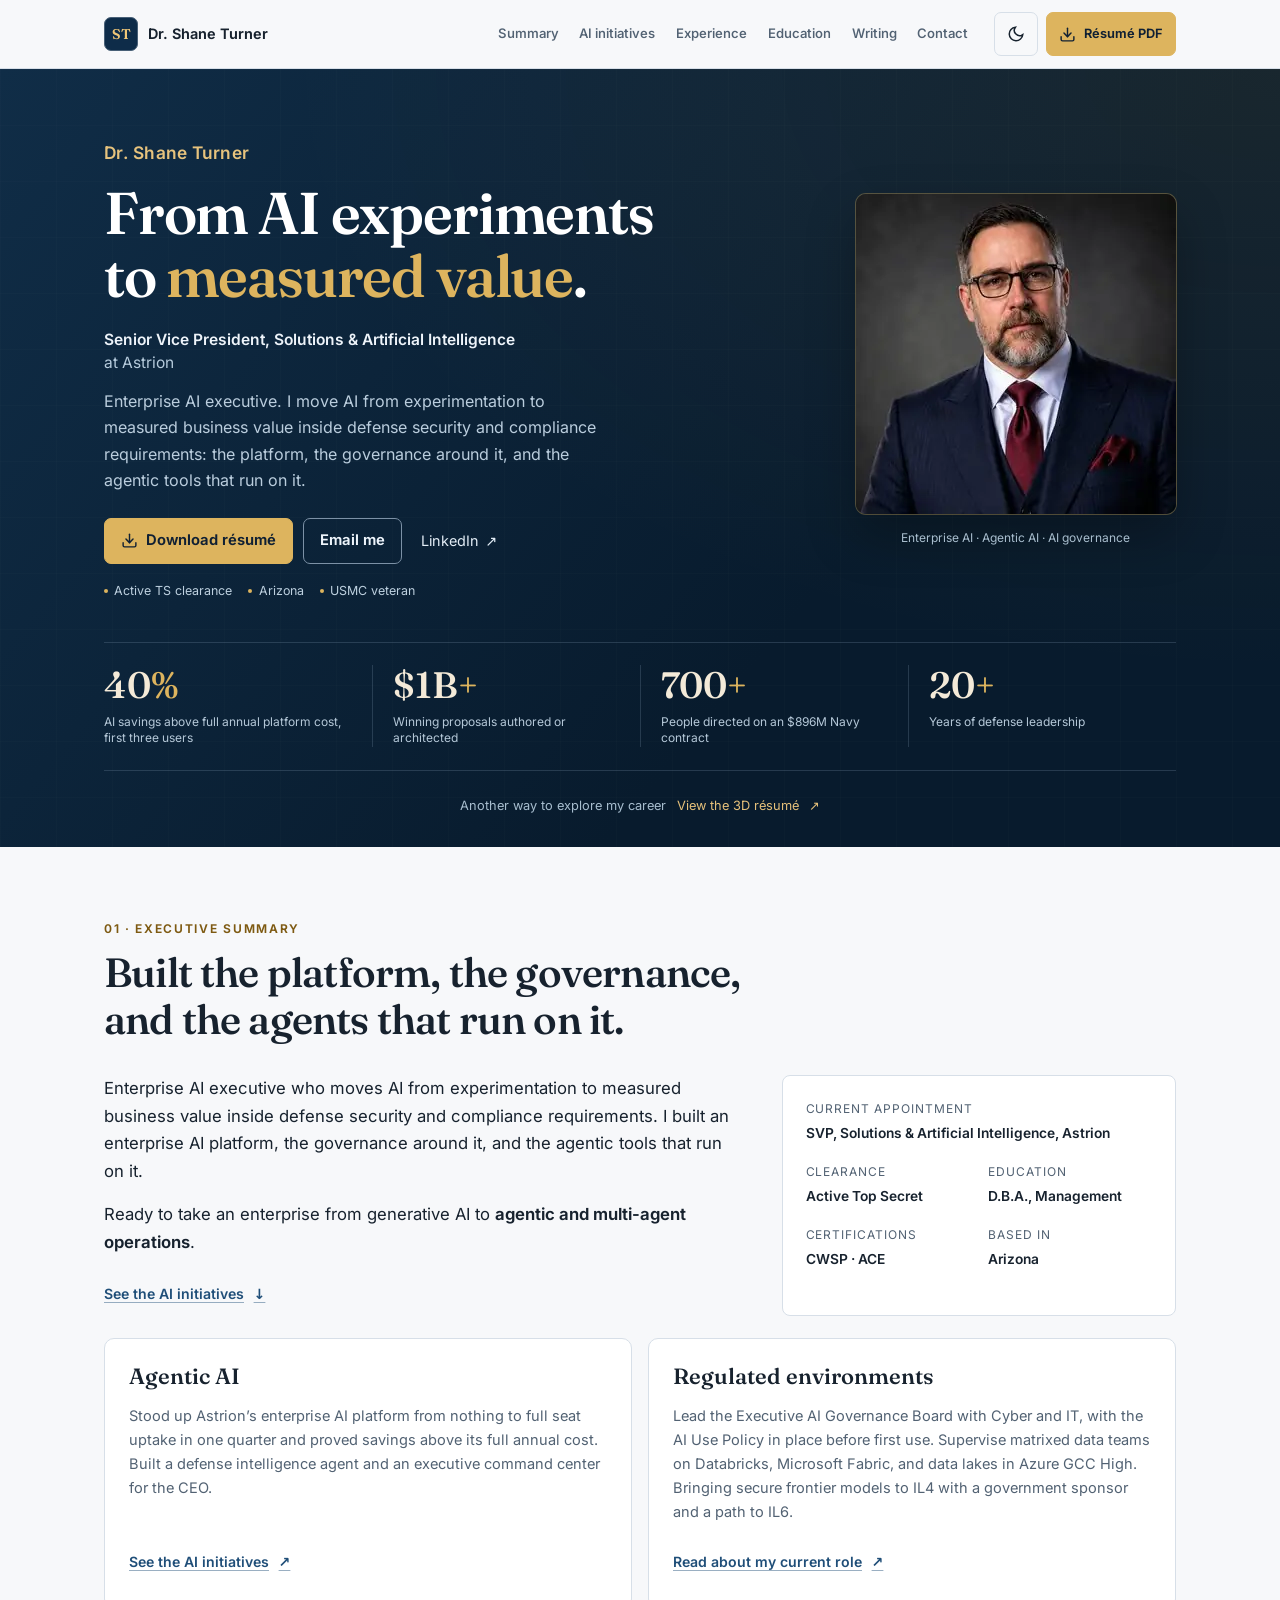
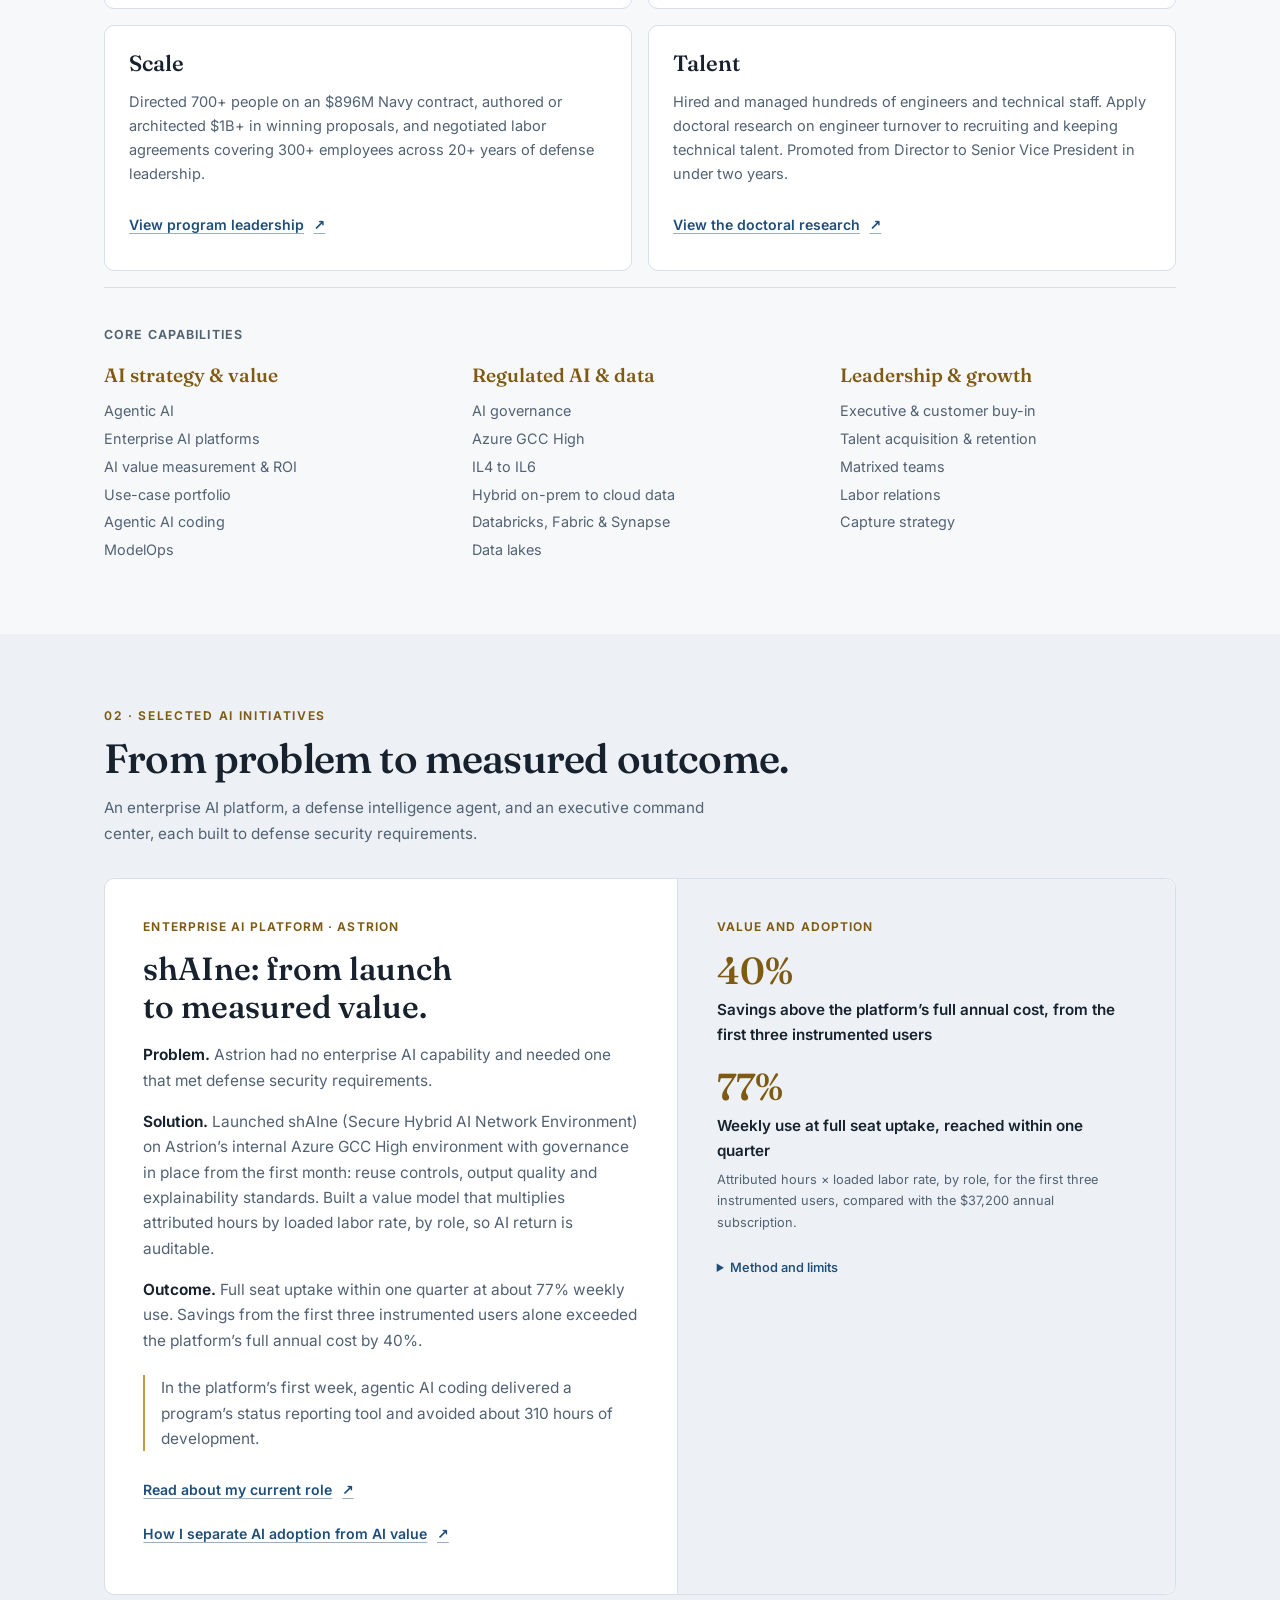
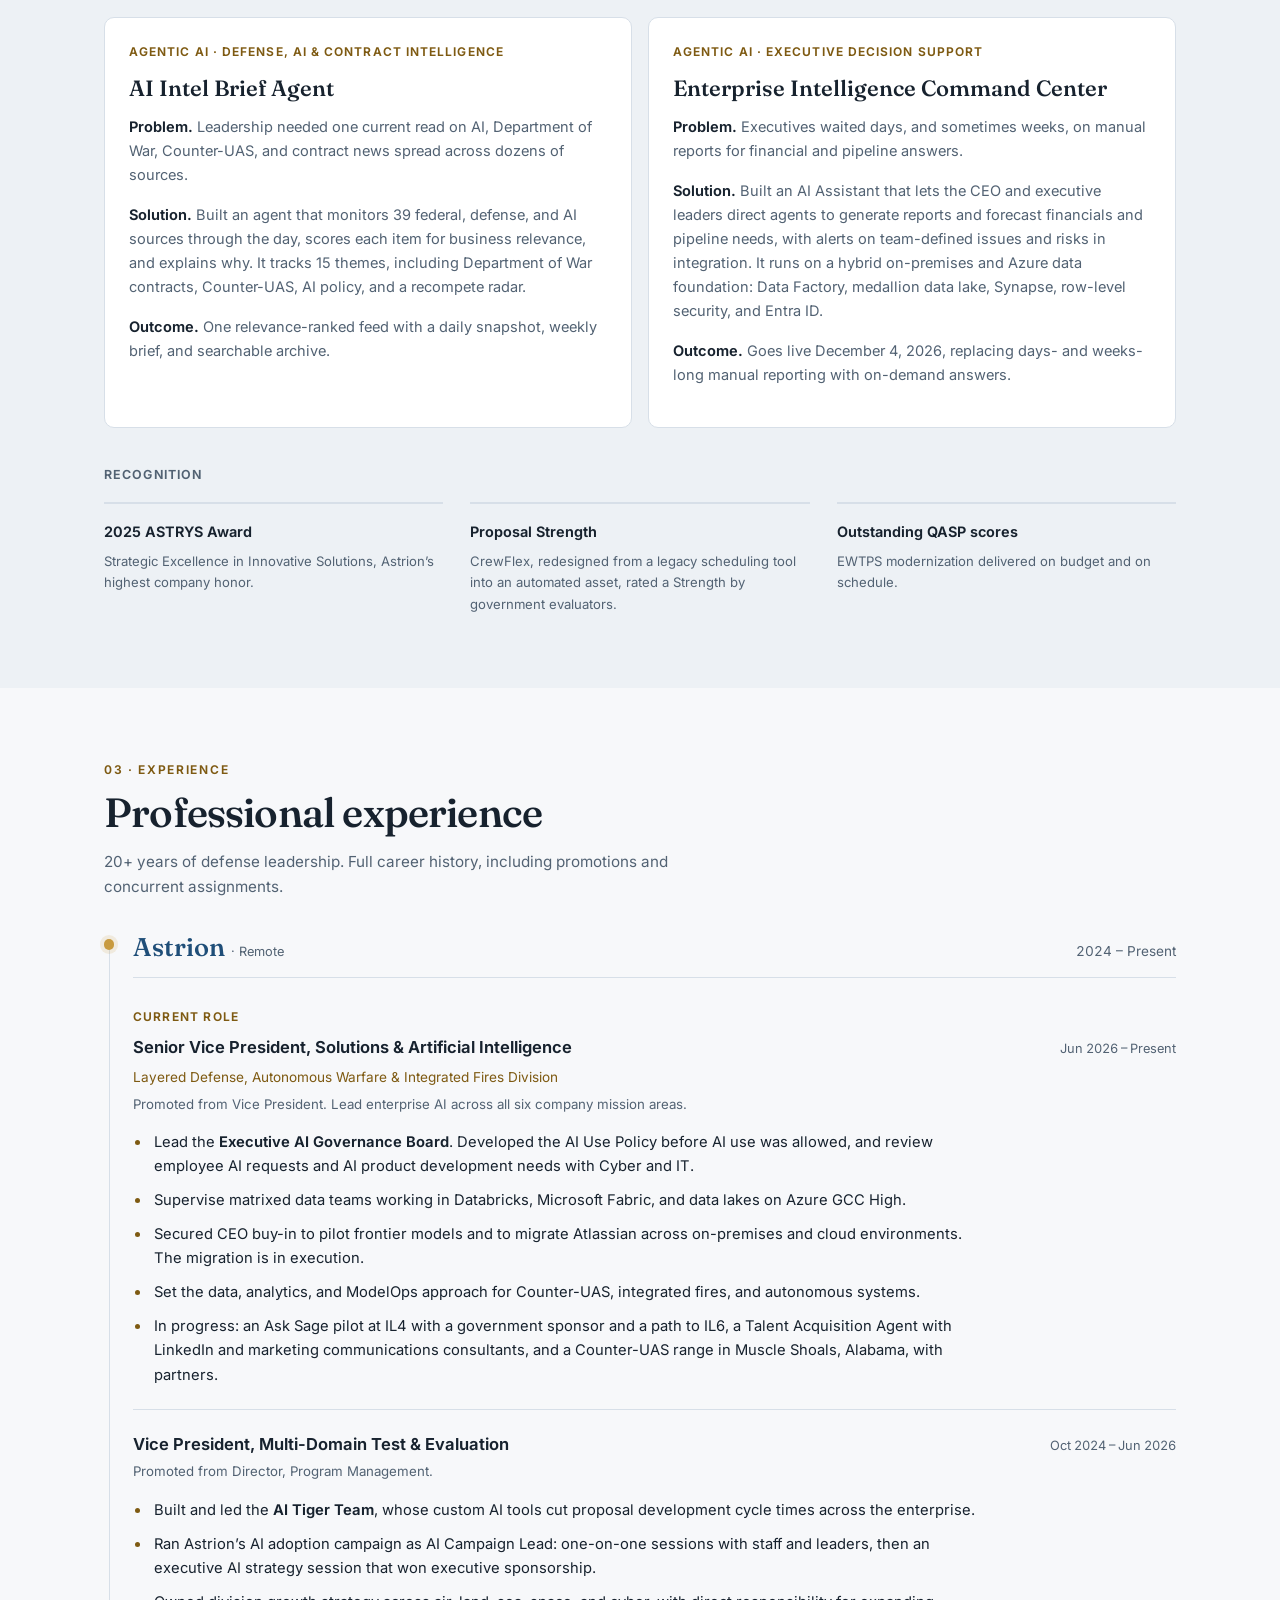
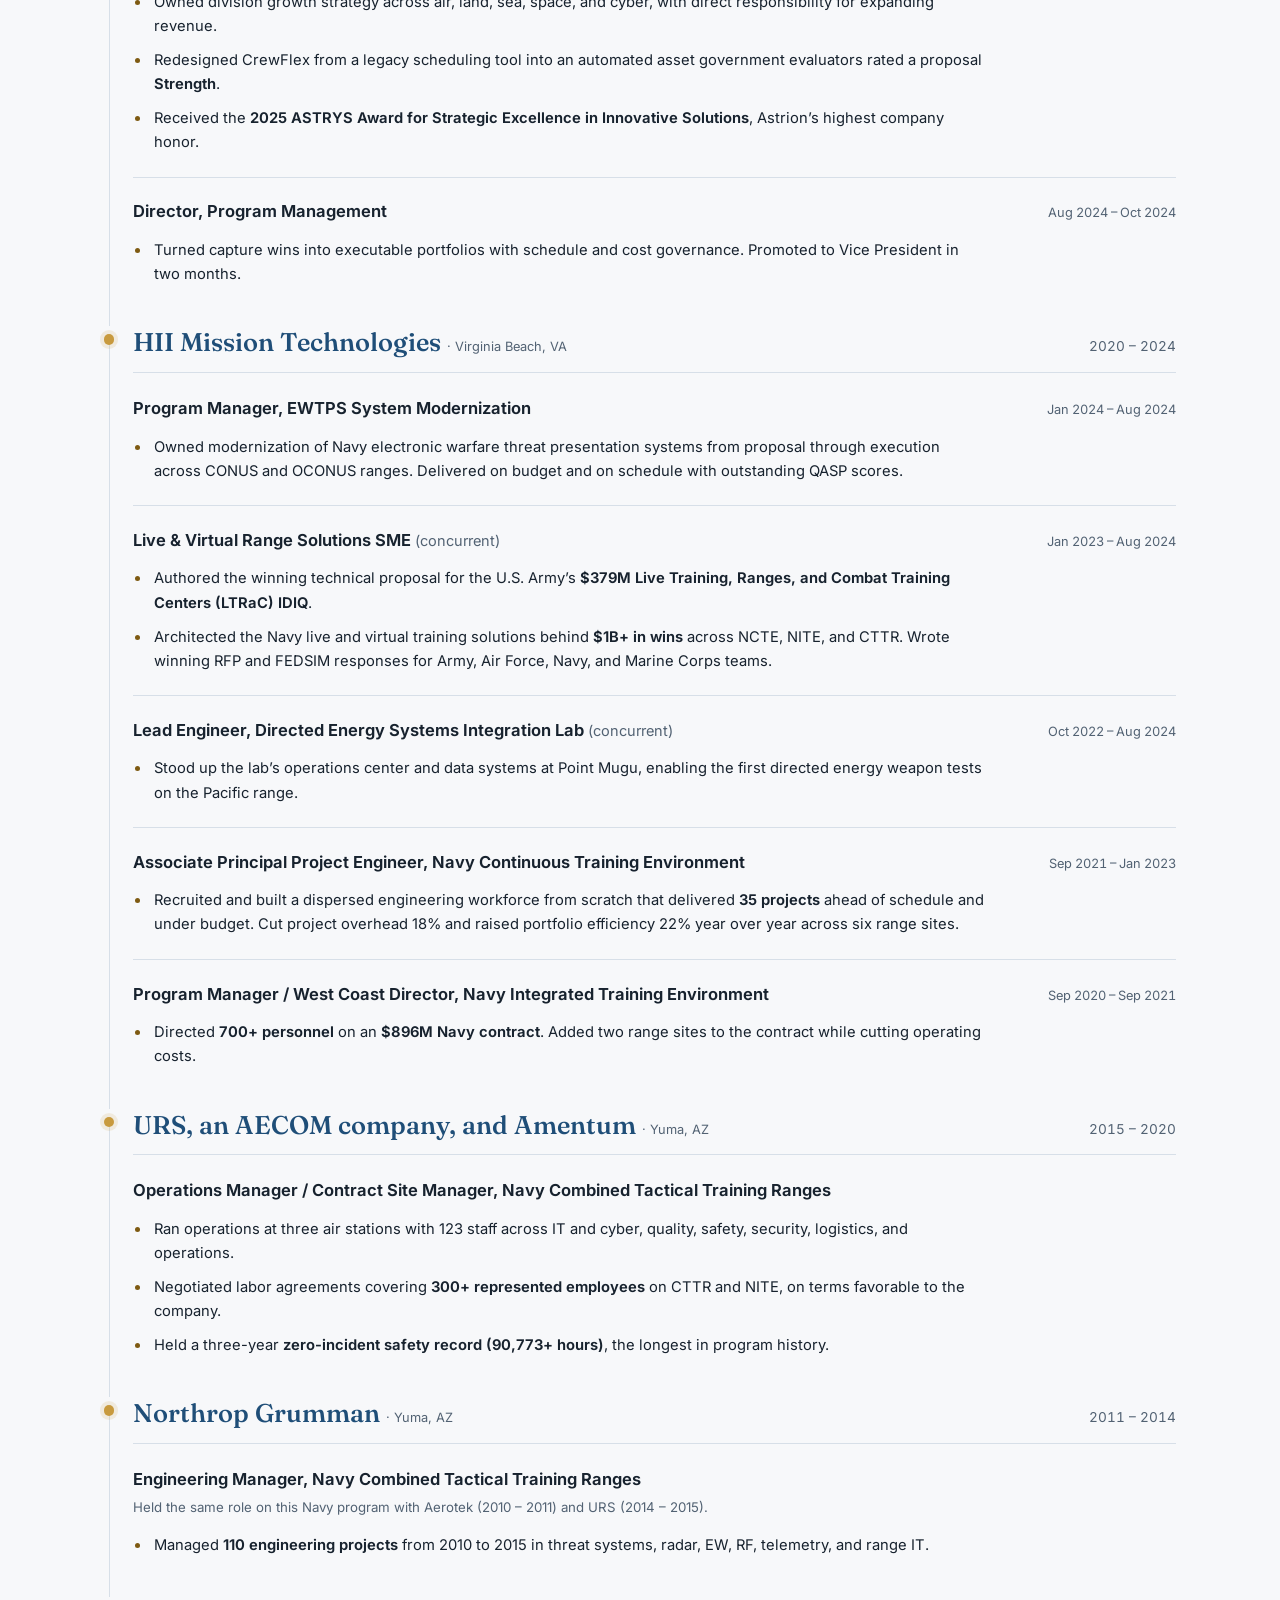
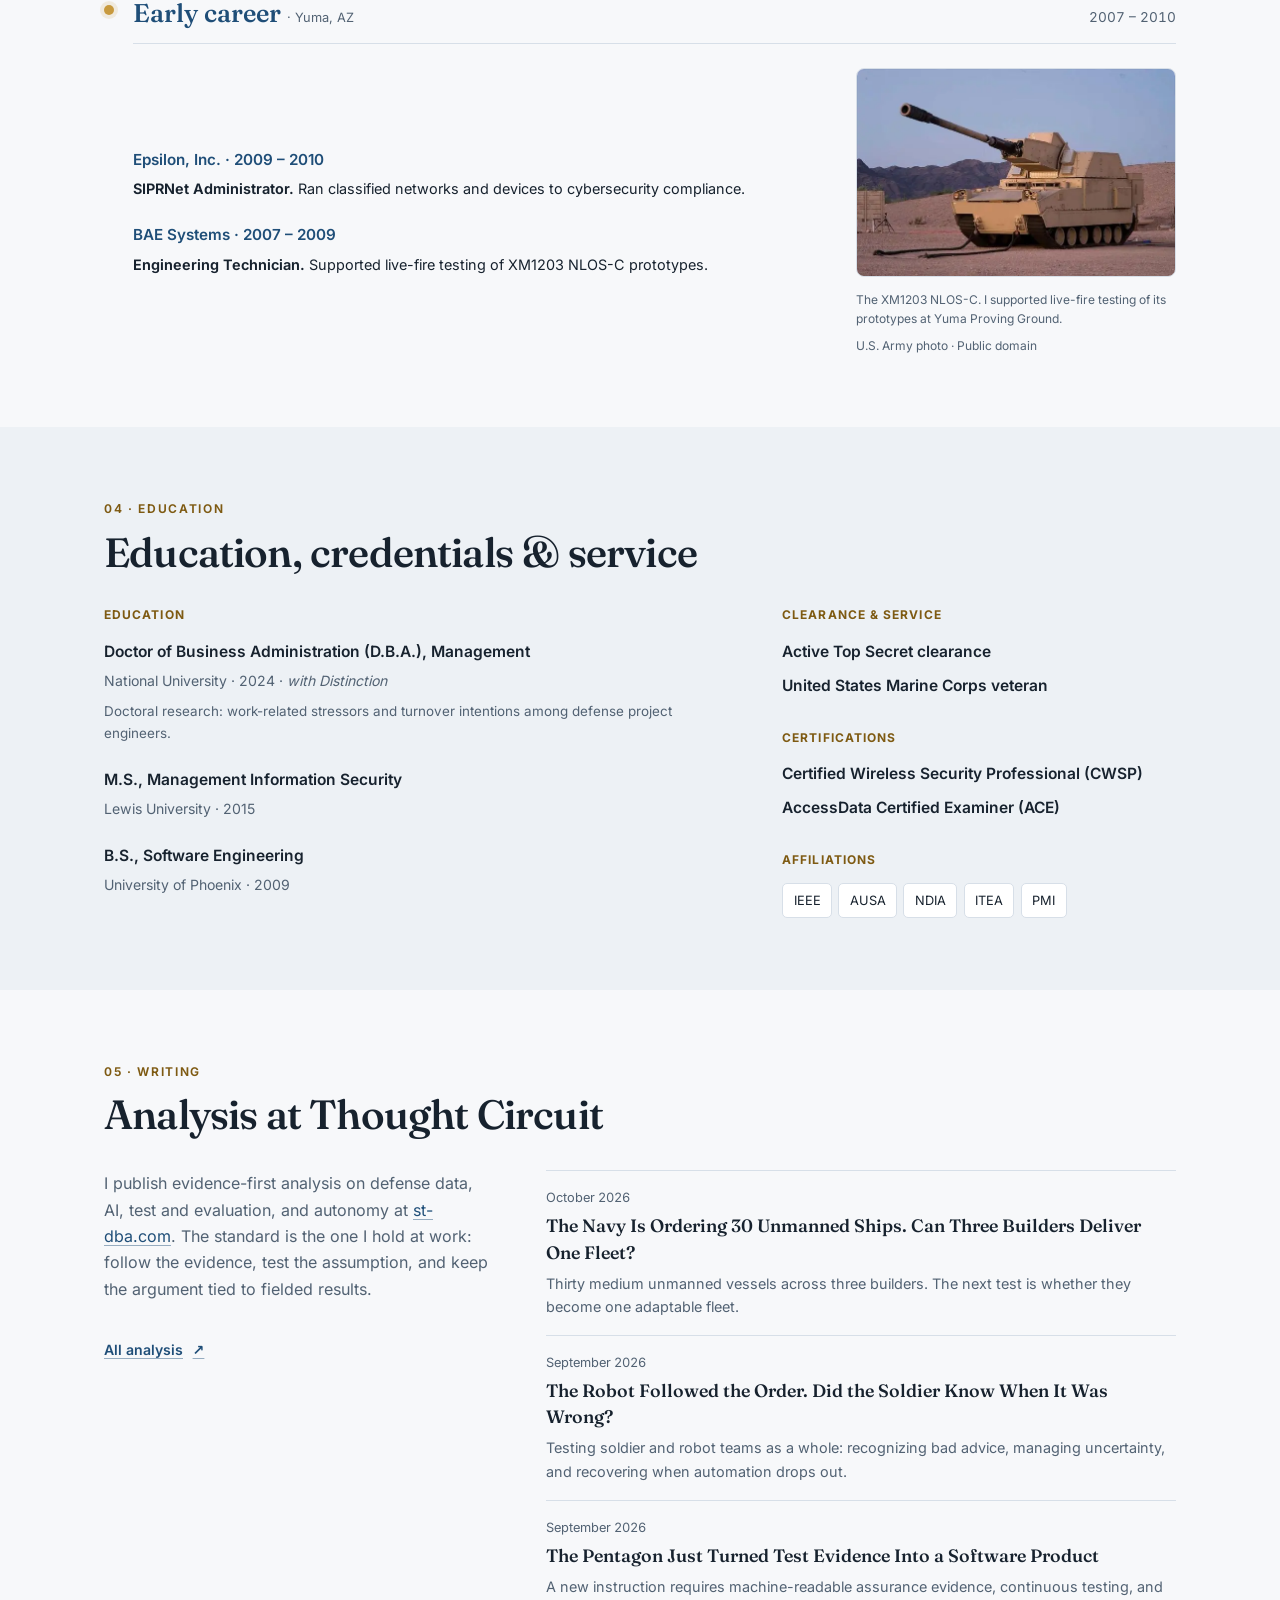
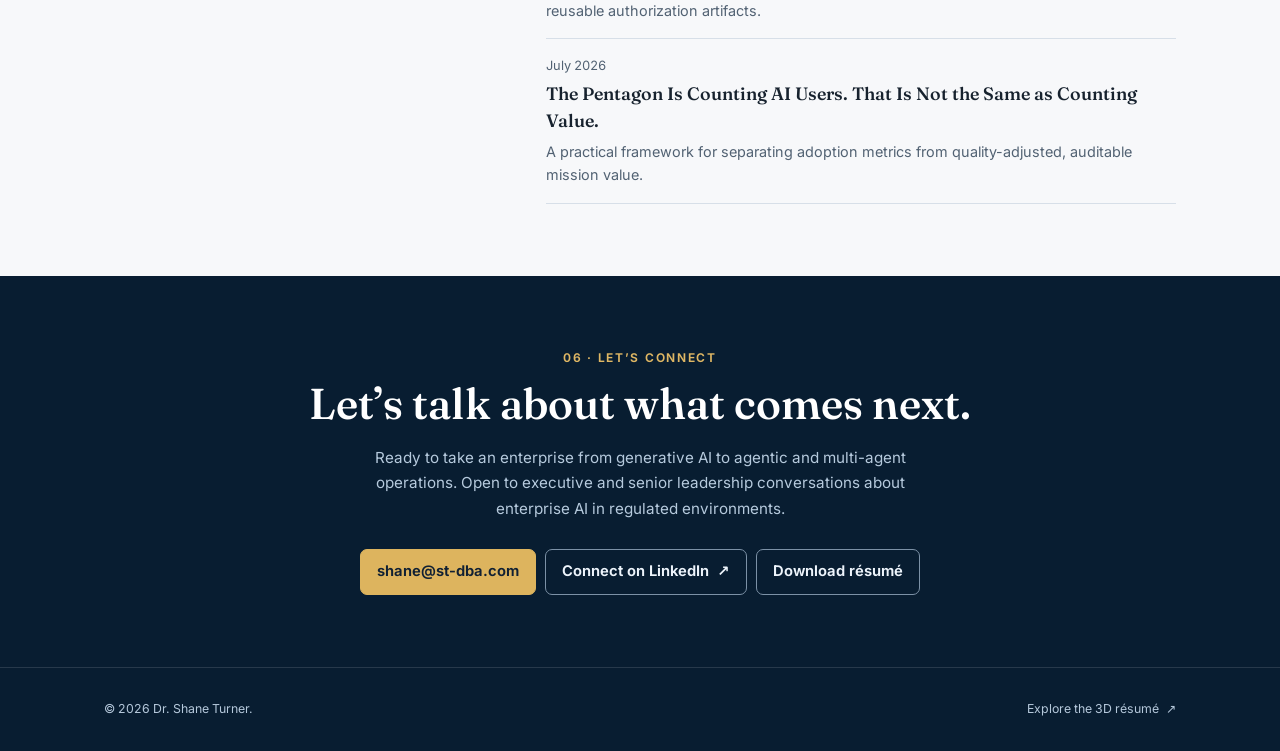
<file: classic/index.html>
<!doctype html>
<html lang="en">
  <head>
    <meta charset="utf-8" />
    <meta name="viewport" content="width=device-width, initial-scale=1" />
    <title>Dr. Shane Turner · Enterprise AI Executive</title>

    <meta
      name="description"
      content="Dr. Shane Turner, enterprise AI executive: agentic AI, AI governance, and enterprise AI platforms in regulated defense environments. Active Top Secret clearance and 20+ years of defense leadership."
    />
    <meta name="author" content="Dr. Shane Turner" />
    <meta name="theme-color" content="#0b1f33" />
    <meta name="referrer" content="strict-origin-when-cross-origin" />
    <meta name="color-scheme" content="dark light" />

    <meta property="og:type" content="profile" />
    <meta
      property="og:title"
      content="Dr. Shane Turner · Enterprise AI Executive"
    />
    <meta
      property="og:description"
      content="Enterprise AI executive who moves AI from experimentation to measured business value inside defense security and compliance requirements."
    />
    <meta property="og:url" content="https://resume.st-dba.com/" />
    <meta
      property="og:image"
      content="https://resume.st-dba.com/assets/og-card.png?v=20261110"
    />
    <meta property="og:image:width" content="1200" />
    <meta property="og:image:height" content="630" />
    <meta
      property="og:image:alt"
      content="Dr. Shane Turner · Enterprise AI Executive"
    />
    <meta property="profile:first_name" content="Shane" />
    <meta property="profile:last_name" content="Turner" />
    <meta name="twitter:card" content="summary_large_image" />
    <meta
      name="twitter:title"
      content="Dr. Shane Turner · Enterprise AI Executive"
    />
    <meta
      name="twitter:description"
      content="Agentic AI, AI governance, and enterprise AI platforms in regulated defense environments."
    />
    <meta
      name="twitter:image"
      content="https://resume.st-dba.com/assets/og-card.png?v=20261110"
    />
    <meta
      name="twitter:image:alt"
      content="Dr. Shane Turner · Enterprise AI Executive"
    />
    <link rel="canonical" href="https://resume.st-dba.com/" />
    <meta name="robots" content="noindex" />

    <link rel="icon" href="../assets/favicon.svg" type="image/svg+xml" />

    <link
      rel="preload"
      href="../assets/fonts/inter-vf.woff2"
      as="font"
      type="font/woff2"
      crossorigin
    />
    <link
      rel="preload"
      href="../assets/fonts/fraunces-vf.woff2"
      as="font"
      type="font/woff2"
      crossorigin
    />

    <script>
      /* Apply the saved theme, else the operating system preference, before first paint. */
      (function () {
        var theme = "dark";
        try {
          var saved = localStorage.getItem("st-resume-theme");
          theme =
            saved === "light" || saved === "dark"
              ? saved
              : matchMedia("(prefers-color-scheme: light)").matches
                ? "light"
                : "dark";
        } catch (e) {
          /* Storage is optional. */
        }
        document.documentElement.dataset.theme = theme;
      })();
    </script>
    <link rel="stylesheet" href="../assets/styles.css?v=20261110a" />

    <script type="application/ld+json">
      {
        "@context": "https://schema.org",
        "@type": "Person",
        "name": "Shane Turner",
        "honorificPrefix": "Dr.",
        "honorificSuffix": "DBA",
        "jobTitle": "Senior Vice President, Solutions & Artificial Intelligence",
        "worksFor": { "@type": "Organization", "name": "Astrion" },
        "description": "Enterprise AI executive who moves AI from experimentation to measured business value inside defense security and compliance requirements.",
        "url": "https://resume.st-dba.com/",
        "image": "https://resume.st-dba.com/assets/shane-turner-760.jpg",
        "email": "mailto:shane@st-dba.com",
        "address": { "@type": "PostalAddress", "addressRegion": "AZ", "addressCountry": "US" },
        "sameAs": [
          "https://www.linkedin.com/in/drshaneturner",
          "https://st-dba.com/"
        ],
        "award": "2025 ASTRYS Award, Strategic Excellence in Innovative Solutions (Astrion)",
        "alumniOf": [
          { "@type": "CollegeOrUniversity", "name": "National University" },
          { "@type": "CollegeOrUniversity", "name": "Lewis University" },
          { "@type": "CollegeOrUniversity", "name": "University of Phoenix" }
        ],
        "hasCredential": [
          {
            "@type": "EducationalOccupationalCredential",
            "credentialCategory": "degree",
            "name": "Doctor of Business Administration, Management, with Distinction",
            "recognizedBy": { "@type": "CollegeOrUniversity", "name": "National University" }
          },
          {
            "@type": "EducationalOccupationalCredential",
            "credentialCategory": "degree",
            "name": "M.S., Management Information Security",
            "recognizedBy": { "@type": "CollegeOrUniversity", "name": "Lewis University" }
          },
          {
            "@type": "EducationalOccupationalCredential",
            "credentialCategory": "degree",
            "name": "B.S., Software Engineering",
            "recognizedBy": { "@type": "CollegeOrUniversity", "name": "University of Phoenix" }
          },
          {
            "@type": "EducationalOccupationalCredential",
            "credentialCategory": "certification",
            "name": "Certified Wireless Security Professional (CWSP)"
          },
          {
            "@type": "EducationalOccupationalCredential",
            "credentialCategory": "certification",
            "name": "AccessData Certified Examiner (ACE)"
          }
        ],
        "knowsAbout": [
          "Agentic AI",
          "Enterprise AI Platforms",
          "AI Governance",
          "AI Value Measurement and ROI",
          "Agentic AI Coding",
          "ModelOps",
          "Azure GCC High",
          "Impact Level 4 to Impact Level 6 (IL4 to IL6) Environments",
          "Hybrid On-Premises and Cloud Data",
          "Databricks",
          "Microsoft Fabric",
          "Azure Synapse",
          "Data Lakes",
          "Counter-UAS",
          "Talent Acquisition and Retention",
          "Labor Relations",
          "Capture Strategy"
        ]
      }
    </script>
  </head>
  <body>
    <a class="skip-link" href="#top">Skip to content</a>
    <header class="site-header" data-no-print>
      <div class="shell site-header__inner">
        <a class="brand" href="#top" aria-label="Dr. Shane Turner, top of page">
          <span class="brand__mark" aria-hidden="true">ST</span>
          <span class="brand__name">Dr. Shane Turner</span>
        </a>
        <nav class="nav" aria-label="Section navigation">
          <a href="#about">Summary</a><a href="#highlights">AI initiatives</a
          ><a href="#experience">Experience</a
          ><a href="#education">Education</a><a href="#writing">Writing</a
          ><a href="#contact">Contact</a>
        </nav>
        <div class="header-actions">
          <button
            id="themeToggle"
            class="icon-btn"
            type="button"
            aria-label="Switch to light theme"
            title="Switch to light theme"
            hidden
          >
            <svg
              class="icon icon--sun"
              viewBox="0 0 24 24"
              width="18"
              height="18"
              aria-hidden="true"
              fill="none"
              stroke="currentColor"
              stroke-width="2"
              stroke-linecap="round"
            >
              <circle cx="12" cy="12" r="4" />
              <path
                d="M12 2v2M12 20v2M4.93 4.93l1.41 1.41M17.66 17.66l1.41 1.41M2 12h2M20 12h2M6.34 17.66l-1.41 1.41M19.07 4.93l-1.41 1.41"
              />
            </svg>
            <svg
              class="icon icon--moon"
              viewBox="0 0 24 24"
              width="18"
              height="18"
              aria-hidden="true"
              fill="none"
              stroke="currentColor"
              stroke-width="2"
              stroke-linecap="round"
            >
              <path d="M21 12.79A9 9 0 1 1 11.21 3 7 7 0 0 0 21 12.79z" />
            </svg>
          </button>
          <a
            class="btn btn--sm btn--solid"
            href="../assets/Shane-Turner-Resume.pdf"
            download="Shane-Turner-Resume.pdf"
            aria-label="Download résumé PDF"
            ><svg
              viewBox="0 0 24 24"
              width="17"
              height="17"
              aria-hidden="true"
              fill="none"
              stroke="currentColor"
              stroke-width="2"
              stroke-linecap="round"
              stroke-linejoin="round"
            >
              <path d="M21 15v4a2 2 0 0 1-2 2H5a2 2 0 0 1-2-2v-4" />
              <path d="M7 10l5 5 5-5" />
              <path d="M12 15V3" /></svg
            ><span>Résumé PDF</span></a
          >
          <details class="mobile-menu" id="sectionMenu">
            <summary aria-label="Page menu">
              <span class="menu-label">Menu</span
              ><svg
                viewBox="0 0 24 24"
                width="20"
                height="20"
                aria-hidden="true"
                fill="none"
                stroke="currentColor"
                stroke-width="2"
                stroke-linecap="round"
              >
                <path d="M4 6h16M4 12h16M4 18h16" />
              </svg>
            </summary>
            <nav class="mobile-nav" aria-label="Mobile section navigation">
              <a href="#about">Summary</a
              ><a href="#highlights">AI initiatives</a
              ><a href="#experience">Experience</a
              ><a href="#education">Education</a><a href="#writing">Writing</a
              ><a href="#contact">Contact</a>
              <a class="mobile-nav__3d" href="../"
                >Main résumé site <span aria-hidden="true">↗</span></a
              >
            </nav>
          </details>
        </div>
      </div>
    </header>

    <main id="top" tabindex="-1">
      <section class="hero" aria-labelledby="hero-title">
        <div class="hero__bg" aria-hidden="true"></div>
        <div class="shell hero__inner">
          <div class="hero__main">
            <div class="hero__text">
              <p class="hero__eyebrow">Dr. Shane Turner</p>
              <h1 class="hero__headline" id="hero-title">
                From AI experiments to
                <span class="hero__accent">measured value</span>.
              </h1>
              <p class="hero__appointment">
                Senior Vice President, Solutions &amp; Artificial Intelligence
                <span>at Astrion</span>
              </p>
              <p class="hero__lead">
                Enterprise AI executive. I move AI from experimentation to
                measured business value inside defense security and compliance
                requirements: the platform, the governance around it, and the
                agentic tools that run on it.
              </p>
              <div class="hero__cta">
                <a
                  class="btn btn--solid"
                  href="../assets/Shane-Turner-Resume.pdf"
                  download="Shane-Turner-Resume.pdf"
                  ><svg
                    viewBox="0 0 24 24"
                    width="17"
                    height="17"
                    aria-hidden="true"
                    fill="none"
                    stroke="currentColor"
                    stroke-width="2"
                    stroke-linecap="round"
                    stroke-linejoin="round"
                  >
                    <path d="M21 15v4a2 2 0 0 1-2 2H5a2 2 0 0 1-2-2v-4" />
                    <path d="M7 10l5 5 5-5" />
                    <path d="M12 15V3" /></svg
                  >Download résumé</a
                >
                <a class="btn btn--ghost" href="mailto:shane@st-dba.com"
                  >Email me</a
                >
                <a
                  class="hero__linkedin"
                  href="https://www.linkedin.com/in/drshaneturner"
                  target="_blank"
                  rel="me noopener"
                  >LinkedIn <span aria-hidden="true">↗</span></a
                >
              </div>
              <ul class="hero__badges" aria-label="At a glance">
                <li>Active TS clearance</li>
                <li>Arizona</li>
                <li>USMC veteran</li>
              </ul>
            </div>
            <figure class="hero__portrait">
              <picture>
                <source
                  type="image/webp"
                  srcset="
                    ../assets/shane-turner-160.webp 160w,
                    ../assets/shane-turner-320.webp 320w,
                    ../assets/shane-turner-480.webp 480w,
                    ../assets/shane-turner-640.webp 640w,
                    ../assets/shane-turner-760.webp 760w
                  "
                  sizes="(max-width: 540px) 68px, (max-width: 760px) 30vw, 320px"
                />
                <img
                  src="../assets/shane-turner-760.jpg"
                  srcset="
                    ../assets/shane-turner-160.jpg 160w,
                    ../assets/shane-turner-320.jpg 320w,
                    ../assets/shane-turner-480.jpg 480w,
                    ../assets/shane-turner-640.jpg 640w,
                    ../assets/shane-turner-760.jpg 760w
                  "
                  sizes="(max-width: 540px) 68px, (max-width: 760px) 30vw, 320px"
                  alt="Dr. Shane Turner"
                  width="760"
                  height="760"
                  fetchpriority="high"
                  decoding="async"
                />
              </picture>
              <figcaption>
                Enterprise AI · Agentic AI · AI governance
              </figcaption>
            </figure>
          </div>
          <dl class="hero__stats" aria-label="Career highlights">
            <div class="stat">
              <dt>40<span>%</span></dt>
              <dd>
                AI savings above full annual platform cost, first three users
              </dd>
            </div>
            <div class="stat">
              <dt>$1B<span>+</span></dt>
              <dd>Winning proposals authored or architected</dd>
            </div>
            <div class="stat">
              <dt>700<span>+</span></dt>
              <dd>People directed on an $896M Navy contract</dd>
            </div>
            <div class="stat">
              <dt>20<span>+</span></dt>
              <dd>Years of defense leadership</dd>
            </div>
          </dl>
          <a class="experience-link" href="../?view=3d"
            ><span>Another way to explore my career</span> View the 3D résumé
            <span aria-hidden="true">↗</span></a
          >
        </div>
      </section>

      <!-- ===================== Executive summary ===================== -->
      <section
        class="section"
        id="about"
        tabindex="-1"
        aria-labelledby="profile-title"
      >
        <div class="shell">
          <div class="section__head">
            <span class="kicker">01 · Executive summary</span>
            <h2 class="section__title" id="profile-title">
              Built the platform, the governance, and the agents that run on it.
            </h2>
          </div>
          <div class="about">
            <div class="about__body">
              <p>
                Enterprise AI executive who moves AI from experimentation to
                measured business value inside defense security and compliance
                requirements. I built an enterprise AI platform, the governance
                around it, and the agentic tools that run on it.
              </p>
              <p>
                Ready to take an enterprise from generative AI to
                <strong>agentic and multi-agent operations</strong>.
              </p>
              <a class="text-link" href="#highlights"
                >See the AI initiatives <span aria-hidden="true">↓</span></a
              >
            </div>
            <aside class="about__facts" aria-label="Quick facts">
              <dl>
                <div>
                  <dt>Current appointment</dt>
                  <dd>SVP, Solutions &amp; Artificial Intelligence, Astrion</dd>
                </div>
                <div>
                  <dt>Clearance</dt>
                  <dd>Active Top Secret</dd>
                </div>
                <div>
                  <dt>Education</dt>
                  <dd>D.B.A., Management</dd>
                </div>
                <div>
                  <dt>Certifications</dt>
                  <dd>CWSP · ACE</dd>
                </div>
                <div>
                  <dt>Based in</dt>
                  <dd>Arizona</dd>
                </div>
              </dl>
            </aside>
          </div>
          <div class="cards cards--spaced">
            <article class="card">
              <h3 class="card__title">Agentic AI</h3>
              <p>
                Stood up Astrion’s enterprise AI platform from nothing to full
                seat uptake in one quarter and proved savings above its full
                annual cost. Built a defense intelligence agent and an
                executive command center for the CEO.
              </p>
              <a class="text-link" href="#highlights"
                >See the AI initiatives <span aria-hidden="true">↗</span></a
              >
            </article>
            <article class="card">
              <h3 class="card__title">Regulated environments</h3>
              <p>
                Lead the Executive AI Governance Board with Cyber and IT, with
                the AI Use Policy in place before first use. Supervise matrixed
                data teams on Databricks, Microsoft Fabric, and data lakes in
                Azure GCC High. Bringing secure frontier models to IL4 with a
                government sponsor and a path to IL6.
              </p>
              <a class="text-link" href="#astrion"
                >Read about my current role
                <span aria-hidden="true">↗</span></a
              >
            </article>
            <article class="card">
              <h3 class="card__title">Scale</h3>
              <p>
                Directed 700+ people on an $896M Navy contract, authored or
                architected $1B+ in winning proposals, and negotiated labor
                agreements covering 300+ employees across 20+ years of defense
                leadership.
              </p>
              <a class="text-link" href="#nite"
                >View program leadership <span aria-hidden="true">↗</span></a
              >
            </article>
            <article class="card">
              <h3 class="card__title">Talent</h3>
              <p>
                Hired and managed hundreds of engineers and technical staff.
                Apply doctoral research on engineer turnover to recruiting and
                keeping technical talent. Promoted from Director to Senior Vice
                President in under two years.
              </p>
              <a class="text-link" href="#education"
                >View the doctoral research
                <span aria-hidden="true">↗</span></a
              >
            </article>
          </div>
          <div class="capabilities" id="capabilities" tabindex="-1">
            <h3>Core capabilities</h3>
            <div class="capability-grid">
              <div>
                <h4>AI strategy &amp; value</h4>
                <ul>
                  <li>Agentic AI</li>
                  <li>Enterprise AI platforms</li>
                  <li>AI value measurement &amp; ROI</li>
                  <li>Use-case portfolio</li>
                  <li>Agentic AI coding</li>
                  <li>ModelOps</li>
                </ul>
              </div>
              <div>
                <h4>Regulated AI &amp; data</h4>
                <ul>
                  <li>AI governance</li>
                  <li>Azure GCC High</li>
                  <li>IL4 to IL6</li>
                  <li>Hybrid on-prem to cloud data</li>
                  <li>Databricks, Fabric &amp; Synapse</li>
                  <li>Data lakes</li>
                </ul>
              </div>
              <div>
                <h4>Leadership &amp; growth</h4>
                <ul>
                  <li>Executive &amp; customer buy-in</li>
                  <li>Talent acquisition &amp; retention</li>
                  <li>Matrixed teams</li>
                  <li>Labor relations</li>
                  <li>Capture strategy</li>
                </ul>
              </div>
            </div>
          </div>
        </div>
      </section>

      <!-- ===================== Selected AI initiatives ===================== -->
      <section
        class="section section--tint"
        id="highlights"
        tabindex="-1"
        aria-labelledby="results-title"
      >
        <div class="shell">
          <div class="section__head">
            <span class="kicker">02 · Selected AI initiatives</span>
            <h2 class="section__title" id="results-title">
              From problem to measured outcome.
            </h2>
            <p class="section__intro">
              An enterprise AI platform, a defense intelligence agent, and an
              executive command center, each built to defense security
              requirements.
            </p>
          </div>

          <article class="ai-case ai-case--lead" aria-labelledby="shaine-title">
            <div class="ai-case__story">
              <p class="card__category">Enterprise AI platform · Astrion</p>
              <h3 id="shaine-title">shAIne: from launch to measured value.</h3>
              <p>
                <strong>Problem.</strong> Astrion had no enterprise AI
                capability and needed one that met defense security
                requirements.
              </p>
              <p>
                <strong>Solution.</strong> Launched shAIne (Secure Hybrid AI
                Network Environment) on Astrion’s internal Azure GCC High
                environment with governance in place from the first month:
                reuse controls, output quality and explainability standards.
                Built a value model that multiplies attributed hours by loaded
                labor rate, by role, so AI return is auditable.
              </p>
              <p>
                <strong>Outcome.</strong> Full seat uptake within one quarter
                at about 77% weekly use. Savings from the first three
                instrumented users alone exceeded the platform’s full annual
                cost by 40%.
              </p>
              <p class="ai-case__outcome">
                In the platform’s first week, agentic AI coding delivered a
                program’s status reporting tool and avoided about 310 hours of
                development.
              </p>
              <div class="ai-case__links">
                <a class="text-link" href="#astrion"
                  >Read about my current role
                  <span aria-hidden="true">↗</span></a
                >
                <a
                  class="text-link"
                  href="https://st-dba.com/2026/07/pentagon-ai-adoption-is-not-ai-value/"
                  >How I separate AI adoption from AI value
                  <span aria-hidden="true">↗</span></a
                >
              </div>
            </div>
            <aside class="value-panel" aria-label="shAIne value results">
              <p class="card__category">Value and adoption</p>
              <p class="value-number">40%</p>
              <p class="value-label">
                Savings above the platform’s full annual cost, from the first
                three instrumented users
              </p>
              <p class="value-number value-number--second">77%</p>
              <p class="value-label">
                Weekly use at full seat uptake, reached within one quarter
              </p>
              <p class="value-basis">
                Attributed hours × loaded labor rate, by role, for the first
                three instrumented users, compared with the $37,200 annual
                subscription.
              </p>
              <details class="method-details">
                <summary>Method and limits</summary>
                <div>
                  <p>
                    Role rates and the underlying activity ledger are not
                    published here. The comparison covers the first three
                    instrumented users against the full annual subscription.
                    Implementation and support costs are not included. The
                    status reporting tool carries a separate estimate (about
                    310 hours of avoided development, roughly $32,500 in loaded
                    labor) that is not added to this figure.
                  </p>
                </div>
              </details>
            </aside>
          </article>

          <div class="cards cards--spaced">
            <article class="card" id="intel-brief" tabindex="-1">
              <p class="card__category">
                Agentic AI · Defense, AI &amp; contract intelligence
              </p>
              <h3 class="card__title">AI Intel Brief Agent</h3>
              <p>
                <strong>Problem.</strong> Leadership needed one current read on
                AI, Department of War, Counter-UAS, and contract news spread
                across dozens of sources.
              </p>
              <p>
                <strong>Solution.</strong> Built an agent that monitors 39
                federal, defense, and AI sources through the day, scores each
                item for business relevance, and explains why. It tracks 15
                themes, including Department of War contracts, Counter-UAS, AI
                policy, and a recompete radar.
              </p>
              <p>
                <strong>Outcome.</strong> One relevance-ranked feed with a
                daily snapshot, weekly brief, and searchable archive.
              </p>
            </article>
            <article class="card" id="command-center" tabindex="-1">
              <p class="card__category">
                Agentic AI · Executive decision support
              </p>
              <h3 class="card__title">Enterprise Intelligence Command Center</h3>
              <p>
                <strong>Problem.</strong> Executives waited days, and sometimes
                weeks, on manual reports for financial and pipeline answers.
              </p>
              <p>
                <strong>Solution.</strong> Built an AI Assistant that lets the
                CEO and executive leaders direct agents to generate reports and
                forecast financials and pipeline needs, with alerts on
                team-defined issues and risks in integration. It runs on a
                hybrid on-premises and Azure data foundation: Data Factory,
                medallion data lake, Synapse, row-level security, and Entra ID.
              </p>
              <p>
                <strong>Outcome.</strong> Goes live December 4, 2026, replacing
                days- and weeks-long manual reporting with on-demand answers.
              </p>
            </article>
          </div>

          <div class="recognition" id="recognition" tabindex="-1">
            <h3>Recognition</h3>
            <ul class="recognition__list">
              <li>
                <strong>2025 ASTRYS Award</strong
                ><span
                  >Strategic Excellence in Innovative Solutions, Astrion’s
                  highest company honor.</span
                >
              </li>
              <li>
                <strong>Proposal Strength</strong
                ><span
                  >CrewFlex, redesigned from a legacy scheduling tool into an
                  automated asset, rated a Strength by government
                  evaluators.</span
                >
              </li>
              <li>
                <strong>Outstanding QASP scores</strong
                ><span
                  >EWTPS modernization delivered on budget and on
                  schedule.</span
                >
              </li>
            </ul>
          </div>
        </div>
      </section>

      <!-- ===================== Experience ===================== -->
      <section
        class="section"
        id="experience"
        tabindex="-1"
        aria-labelledby="experience-title"
      >
        <div class="shell">
          <div class="section__head">
            <span class="kicker">03 · Experience</span>
            <h2 class="section__title" id="experience-title">
              Professional experience
            </h2>
            <p class="section__intro">
              20+ years of defense leadership. Full career history, including
              promotions and concurrent assignments.
            </p>
          </div>

          <div class="timeline">
            <!-- Astrion -->
            <article class="org" id="astrion" tabindex="-1">
              <header class="org__head">
                <h3 class="org__name">
                  Astrion <span class="org__loc">· Remote</span>
                </h3>
                <span class="org__dates">2024 – Present</span>
              </header>

              <div class="role role--current">
                <span class="role__status">Current role</span>
                <div class="role__head">
                  <h4 class="role__title">
                    Senior Vice President, Solutions &amp; Artificial
                    Intelligence
                  </h4>
                  <span class="role__dates">Jun 2026 – Present</span>
                </div>
                <p class="role__division">
                  Layered Defense, Autonomous Warfare &amp; Integrated Fires
                  Division
                </p>
                <p class="role__note">
                  Promoted from Vice President. Lead enterprise AI across all
                  six company mission areas.
                </p>
                <ul class="bullets">
                  <li>
                    Lead the <strong>Executive AI Governance Board</strong>.
                    Developed the AI Use Policy before AI use was allowed, and
                    review employee AI requests and AI product development
                    needs with Cyber and IT.
                  </li>
                  <li>
                    Supervise matrixed data teams working in Databricks,
                    Microsoft Fabric, and data lakes on Azure GCC High.
                  </li>
                  <li>
                    Secured CEO buy-in to pilot frontier models and to migrate
                    Atlassian across on-premises and cloud environments. The
                    migration is in execution.
                  </li>
                  <li>
                    Set the data, analytics, and ModelOps approach for
                    Counter-UAS, integrated fires, and autonomous systems.
                  </li>
                  <li>
                    In progress: an Ask Sage pilot at IL4 with a government
                    sponsor and a path to IL6, a Talent Acquisition Agent with
                    LinkedIn and marketing communications consultants, and a
                    Counter-UAS range in Muscle Shoals, Alabama, with partners.
                  </li>
                </ul>
              </div>

              <div class="role" id="astrion-vp" tabindex="-1">
                <div class="role__head">
                  <h4 class="role__title">
                    Vice President, Multi-Domain Test &amp; Evaluation
                  </h4>
                  <span class="role__dates">Oct 2024 – Jun 2026</span>
                </div>
                <p class="role__note">
                  Promoted from Director, Program Management.
                </p>
                <ul class="bullets">
                  <li>
                    Built and led the <strong>AI Tiger Team</strong>, whose
                    custom AI tools cut proposal development cycle times across
                    the enterprise.
                  </li>
                  <li>
                    Ran Astrion’s AI adoption campaign as AI Campaign Lead:
                    one-on-one sessions with staff and leaders, then an
                    executive AI strategy session that won executive
                    sponsorship.
                  </li>
                  <li>
                    Owned division growth strategy across air, land, sea,
                    space, and cyber, with direct responsibility for expanding
                    revenue.
                  </li>
                  <li>
                    Redesigned CrewFlex from a legacy scheduling tool into an
                    automated asset government evaluators rated a proposal
                    <strong>Strength</strong>.
                  </li>
                  <li>
                    Received the
                    <strong
                      >2025 ASTRYS Award for Strategic Excellence in Innovative
                      Solutions</strong
                    >, Astrion’s highest company honor.
                  </li>
                </ul>
              </div>

              <div class="role">
                <div class="role__head">
                  <h4 class="role__title">Director, Program Management</h4>
                  <span class="role__dates">Aug 2024 – Oct 2024</span>
                </div>
                <ul class="bullets">
                  <li>
                    Turned capture wins into executable portfolios with
                    schedule and cost governance. Promoted to Vice President in
                    two months.
                  </li>
                </ul>
              </div>
            </article>

            <!-- HII -->
            <article class="org" id="hii" tabindex="-1">
              <header class="org__head">
                <h3 class="org__name">
                  HII Mission Technologies
                  <span class="org__loc">· Virginia Beach, VA</span>
                </h3>
                <span class="org__dates">2020 – 2024</span>
              </header>

              <div class="role">
                <div class="role__head">
                  <h4 class="role__title">
                    Program Manager, EWTPS System Modernization
                  </h4>
                  <span class="role__dates">Jan 2024 – Aug 2024</span>
                </div>
                <ul class="bullets">
                  <li>
                    Owned modernization of Navy electronic warfare threat
                    presentation systems from proposal through execution across
                    CONUS and OCONUS ranges. Delivered on budget and on
                    schedule with outstanding QASP scores.
                  </li>
                </ul>
              </div>

              <div class="role">
                <div class="role__head">
                  <h4 class="role__title">
                    Live &amp; Virtual Range Solutions SME
                    <span class="role__concurrent">(concurrent)</span>
                  </h4>
                  <span class="role__dates">Jan 2023 – Aug 2024</span>
                </div>
                <ul class="bullets">
                  <li>
                    Authored the winning technical proposal for the U.S. Army’s
                    <strong
                      >$379M Live Training, Ranges, and Combat Training Centers
                      (LTRaC) IDIQ</strong
                    >.
                  </li>
                  <li>
                    Architected the Navy live and virtual training solutions
                    behind <strong>$1B+ in wins</strong> across NCTE, NITE, and
                    CTTR. Wrote winning RFP and FEDSIM responses for Army, Air
                    Force, Navy, and Marine Corps teams.
                  </li>
                </ul>
              </div>

              <div class="role">
                <div class="role__head">
                  <h4 class="role__title">
                    Lead Engineer, Directed Energy Systems Integration Lab
                    <span class="role__concurrent">(concurrent)</span>
                  </h4>
                  <span class="role__dates">Oct 2022 – Aug 2024</span>
                </div>
                <ul class="bullets">
                  <li>
                    Stood up the lab’s operations center and data systems at
                    Point Mugu, enabling the first directed energy weapon tests
                    on the Pacific range.
                  </li>
                </ul>
              </div>

              <div class="role">
                <div class="role__head">
                  <h4 class="role__title">
                    Associate Principal Project Engineer, Navy Continuous
                    Training Environment
                  </h4>
                  <span class="role__dates">Sep 2021 – Jan 2023</span>
                </div>
                <ul class="bullets">
                  <li>
                    Recruited and built a dispersed engineering workforce from
                    scratch that delivered <strong>35 projects</strong> ahead
                    of schedule and under budget. Cut project overhead 18% and
                    raised portfolio efficiency 22% year over year across six
                    range sites.
                  </li>
                </ul>
              </div>

              <div class="role" id="nite" tabindex="-1">
                <div class="role__head">
                  <h4 class="role__title">
                    Program Manager / West Coast Director, Navy Integrated
                    Training Environment
                  </h4>
                  <span class="role__dates">Sep 2020 – Sep 2021</span>
                </div>
                <ul class="bullets">
                  <li>
                    Directed <strong>700+ personnel</strong> on an
                    <strong>$896M Navy contract</strong>. Added two range sites
                    to the contract while cutting operating costs.
                  </li>
                </ul>
              </div>
            </article>

            <!-- URS (AECOM) and Amentum -->
            <article class="org" id="yuma" tabindex="-1">
              <header class="org__head">
                <h3 class="org__name">
                  URS, an AECOM company, and Amentum
                  <span class="org__loc">· Yuma, AZ</span>
                </h3>
                <span class="org__dates">2015 – 2020</span>
              </header>

              <div class="role">
                <div class="role__head">
                  <h4 class="role__title">
                    Operations Manager / Contract Site Manager, Navy Combined
                    Tactical Training Ranges
                  </h4>
                </div>
                <ul class="bullets">
                  <li>
                    Ran operations at three air stations with 123 staff across
                    IT and cyber, quality, safety, security, logistics, and
                    operations.
                  </li>
                  <li>
                    Negotiated labor agreements covering
                    <strong>300+ represented employees</strong> on CTTR and
                    NITE, on terms favorable to the company.
                  </li>
                  <li>
                    Held a three-year
                    <strong>zero-incident safety record (90,773+ hours)</strong
                    >, the longest in program history.
                  </li>
                </ul>
              </div>
            </article>

            <!-- Northrop Grumman -->
            <article class="org" id="northrop" tabindex="-1">
              <header class="org__head">
                <h3 class="org__name">
                  Northrop Grumman <span class="org__loc">· Yuma, AZ</span>
                </h3>
                <span class="org__dates">2011 – 2014</span>
              </header>

              <div class="role">
                <div class="role__head">
                  <h4 class="role__title">
                    Engineering Manager, Navy Combined Tactical Training Ranges
                  </h4>
                </div>
                <p class="role__note">
                  Held the same role on this Navy program with Aerotek (2010 –
                  2011) and URS (2014 – 2015).
                </p>
                <ul class="bullets">
                  <li>
                    Managed <strong>110 engineering projects</strong> from 2010
                    to 2015 in threat systems, radar, EW, RF, telemetry, and
                    range IT.
                  </li>
                </ul>
              </div>
            </article>

            <!-- Early career -->
            <article class="org">
              <header class="org__head">
                <h3 class="org__name">
                  Early career <span class="org__loc">· Yuma, AZ</span>
                </h3>
                <span class="org__dates">2007 – 2010</span>
              </header>
              <div class="early">
                <ul class="early__list">
                  <li>
                    <span class="early__co">Epsilon, Inc. · 2009 – 2010</span>
                    <span class="early__what"
                      ><strong>SIPRNet Administrator.</strong> Ran classified
                      networks and devices to cybersecurity compliance.</span
                    >
                  </li>
                  <li>
                    <span class="early__co">BAE Systems · 2007 – 2009</span>
                    <span class="early__what"
                      ><strong>Engineering Technician.</strong> Supported
                      live-fire testing of XM1203 NLOS-C prototypes.</span
                    >
                  </li>
                </ul>
                <figure class="early__figure">
                  <div class="early__frame">
                    <picture>
                      <source type="image/webp" srcset="../assets/nlos-c-640.webp" />
                      <img
                        src="../assets/nlos-c-640.jpg"
                        alt="XM1203 Non-Line-of-Sight Cannon (NLOS-C) prototype on a desert test range"
                        width="640"
                        height="418"
                        loading="lazy"
                        decoding="async"
                      />
                    </picture>
                  </div>
                  <figcaption>
                    The XM1203 NLOS-C. I supported live-fire testing of its
                    prototypes at Yuma Proving Ground.<span class="early__credit"
                      >U.S. Army photo · Public domain</span
                    >
                  </figcaption>
                </figure>
              </div>
            </article>
          </div>
        </div>
      </section>

      <!-- ===================== Education ===================== -->
      <section
        class="section section--tint"
        id="education"
        tabindex="-1"
        aria-labelledby="foundation-title"
      >
        <div class="shell">
          <div class="section__head">
            <span class="kicker">04 · Education</span>
            <h2 class="section__title" id="foundation-title">
              Education, credentials &amp; service
            </h2>
          </div>
          <div class="edu-grid">
            <div class="edu-col">
              <h3 class="edu-col__title">Education</h3>
              <ul class="edu-list">
                <li>
                  <span class="edu-degree"
                    >Doctor of Business Administration (D.B.A.),
                    Management</span
                  >
                  <span class="edu-school"
                    >National University · 2024 ·
                    <em>with Distinction</em></span
                  >
                  <span class="edu-detail"
                    >Doctoral research: work-related stressors and turnover
                    intentions among defense project engineers.</span
                  >
                </li>
                <li>
                  <span class="edu-degree"
                    >M.S., Management Information Security</span
                  >
                  <span class="edu-school">Lewis University · 2015</span>
                </li>
                <li>
                  <span class="edu-degree">B.S., Software Engineering</span>
                  <span class="edu-school">University of Phoenix · 2009</span>
                </li>
              </ul>
            </div>
            <div class="edu-col">
              <h3 class="edu-col__title">Clearance &amp; service</h3>
              <ul class="edu-list edu-list--tight">
                <li>
                  <span class="edu-degree">Active Top Secret clearance</span>
                </li>
                <li>
                  <span class="edu-degree"
                    >United States Marine Corps veteran</span
                  >
                </li>
              </ul>
              <h3 class="edu-col__title edu-col__title--spaced">
                Certifications
              </h3>
              <ul class="edu-list edu-list--tight">
                <li>
                  <span class="edu-degree"
                    >Certified Wireless Security Professional (CWSP)</span
                  >
                </li>
                <li>
                  <span class="edu-degree"
                    >AccessData Certified Examiner (ACE)</span
                  >
                </li>
              </ul>
              <h3 class="edu-col__title edu-col__title--spaced">
                Affiliations
              </h3>
              <ul class="tags tags--sm">
                <li>IEEE</li>
                <li>AUSA</li>
                <li>NDIA</li>
                <li>ITEA</li>
                <li>PMI</li>
              </ul>
            </div>
          </div>
        </div>
      </section>

      <!-- ===================== Writing ===================== -->
      <section
        class="section"
        id="writing"
        tabindex="-1"
        aria-labelledby="writing-title"
      >
        <div class="shell">
          <div class="section__head">
            <span class="kicker">05 · Writing</span>
            <h2 class="section__title" id="writing-title">
              Analysis at Thought Circuit
            </h2>
          </div>
          <div class="writing">
            <div class="writing__intro">
              <p>
                I publish evidence-first analysis on defense data, AI, test and
                evaluation, and autonomy at
                <a class="inline-link" href="https://st-dba.com/">st-dba.com</a
                >. The standard is the one I hold at work: follow the evidence,
                test the assumption, and keep the argument tied to fielded
                results.
              </p>
              <a class="text-link" href="https://st-dba.com/posts/"
                >All analysis <span aria-hidden="true">↗</span></a
              >
            </div>
            <ul class="writing__list">
              <li>
                <span class="writing__date">October 2026</span>
                <a
                  href="https://st-dba.com/2026/10/navy-musv-three-builders-one-fleet/"
                  >The Navy Is Ordering 30 Unmanned Ships. Can Three Builders
                  Deliver One Fleet?</a
                >
                <p class="writing__summary">
                  Thirty medium unmanned vessels across three builders. The next
                  test is whether they become one adaptable fleet.
                </p>
              </li>
              <li>
                <span class="writing__date">September 2026</span>
                <a
                  href="https://st-dba.com/2026/09/soldier-ai-teaming-trust-errors-and-recovery/"
                  >The Robot Followed the Order. Did the Soldier Know When It
                  Was Wrong?</a
                >
                <p class="writing__summary">
                  Testing soldier and robot teams as a whole: recognizing bad
                  advice, managing uncertainty, and recovering when automation
                  drops out.
                </p>
              </li>
              <li>
                <span class="writing__date">September 2026</span>
                <a
                  href="https://st-dba.com/2026/09/pentagon-test-evidence-software-product/"
                  >The Pentagon Just Turned Test Evidence Into a Software
                  Product</a
                >
                <p class="writing__summary">
                  A new instruction requires machine-readable assurance
                  evidence, continuous testing, and reusable authorization
                  artifacts.
                </p>
              </li>
              <li>
                <span class="writing__date">July 2026</span>
                <a
                  href="https://st-dba.com/2026/07/pentagon-ai-adoption-is-not-ai-value/"
                  >The Pentagon Is Counting AI Users. That Is Not the Same as
                  Counting Value.</a
                >
                <p class="writing__summary">
                  A practical framework for separating adoption metrics from
                  quality-adjusted, auditable mission value.
                </p>
              </li>
            </ul>
          </div>
        </div>
      </section>

      <section
        class="cta"
        id="contact"
        tabindex="-1"
        aria-labelledby="contact-title"
      >
        <div class="shell cta__inner">
          <p class="kicker kicker--light">06 · Let’s connect</p>
          <h2 class="cta__title" id="contact-title">
            Let’s talk about what comes next.
          </h2>
          <p class="cta__text">
            Ready to take an enterprise from generative AI to agentic and
            multi-agent operations. Open to executive and senior leadership
            conversations about enterprise AI in regulated environments.
          </p>
          <div class="cta__actions">
            <a class="btn btn--solid" href="mailto:shane@st-dba.com"
              >shane@st-dba.com</a
            ><a
              class="btn btn--ghost btn--ghost-light"
              href="https://www.linkedin.com/in/drshaneturner"
              target="_blank"
              rel="me noopener"
              >Connect on LinkedIn <span aria-hidden="true">↗</span></a
            ><a
              class="btn btn--ghost btn--ghost-light"
              href="../assets/Shane-Turner-Resume.pdf"
              download="Shane-Turner-Resume.pdf"
              >Download résumé</a
            >
          </div>
          <p class="print-contact">
            shane@st-dba.com · resume.st-dba.com<br />linkedin.com/in/drshaneturner
          </p>
        </div>
      </section>
    </main>
    <footer class="footer">
      <div class="shell footer__inner">
        <p class="footer__copyright">© 2026 Dr. Shane Turner.</p>
        <a href="../?view=3d"
          >Explore the 3D résumé <span aria-hidden="true">↗</span></a
        >
      </div>
    </footer>
    <a
      class="to-top"
      id="toTop"
      href="#top"
      aria-label="Back to top"
      data-no-print
      ><svg
        viewBox="0 0 24 24"
        width="20"
        height="20"
        aria-hidden="true"
        fill="none"
        stroke="currentColor"
        stroke-width="2"
        stroke-linecap="round"
        stroke-linejoin="round"
      >
        <path d="m18 15-6-6-6 6" /></svg
    ></a>
    <script src="../assets/main.js?v=20261110a" defer></script>
  </body>
</html>
</file>
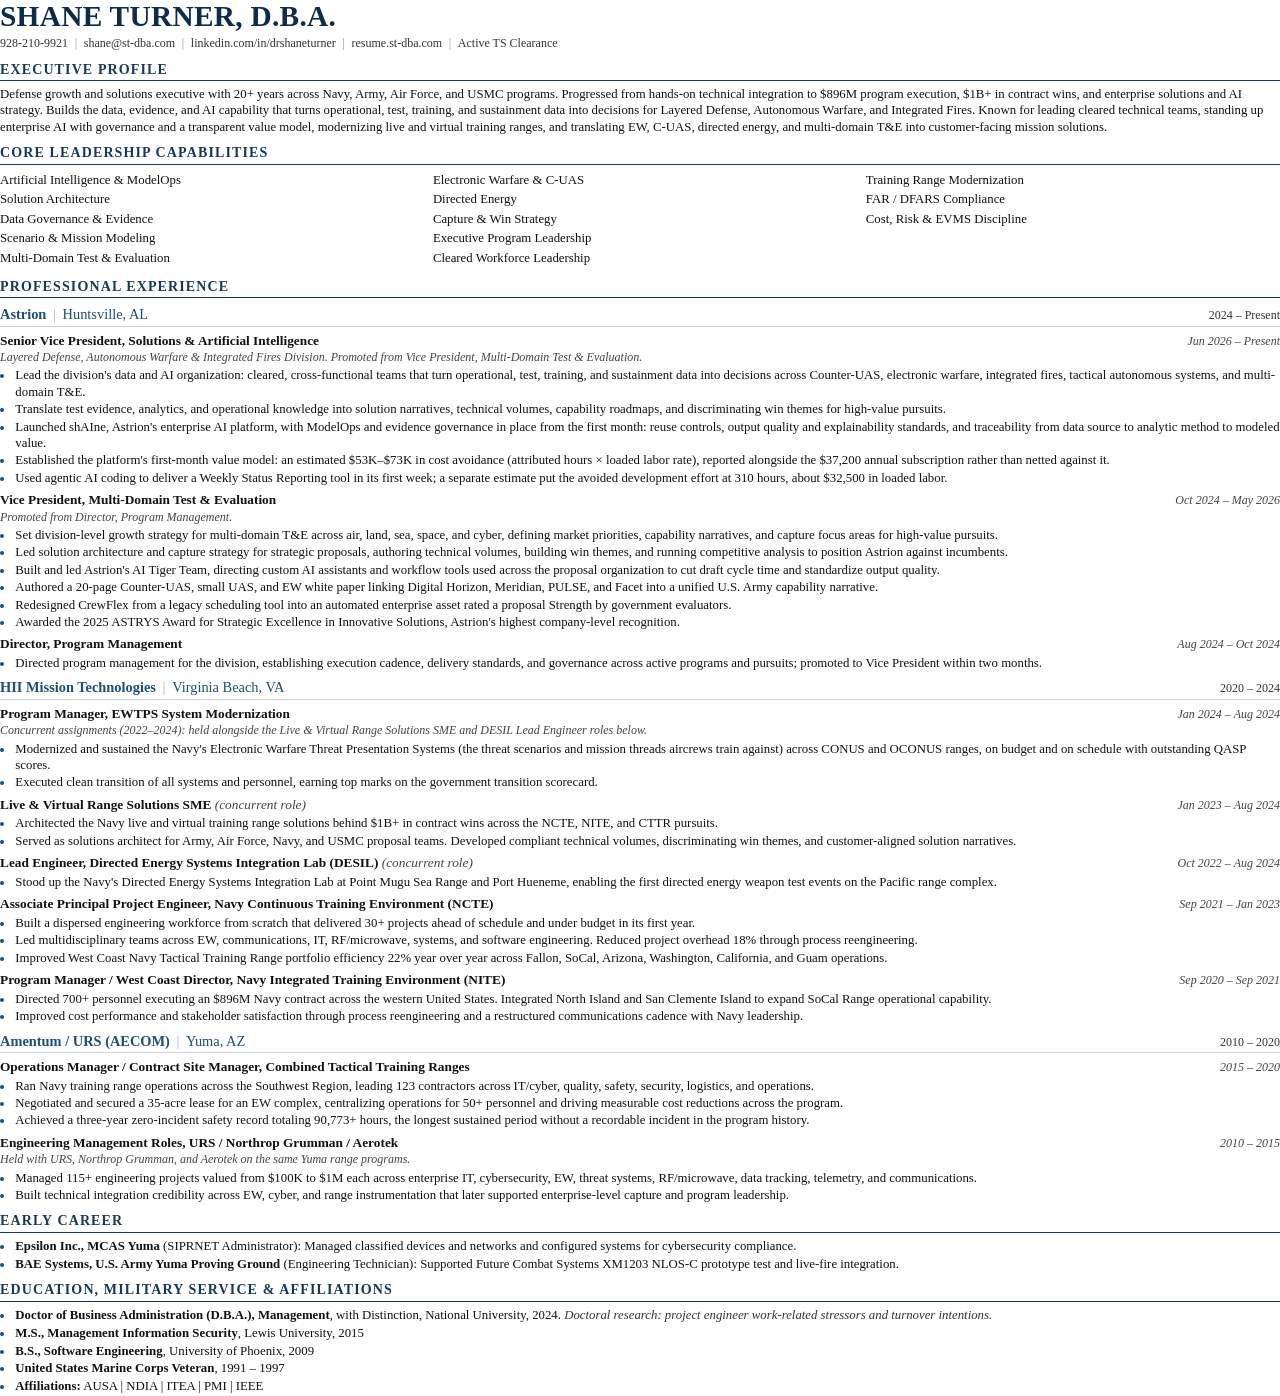
<file: pdf/index.html>
<!doctype html>
<!--
  Superseded October 2026. The official assets/Shane-Turner-Resume.pdf is now exported
  from Shane's Word master résumé (see README, "The downloadable PDF"). This file keeps
  the earlier wording and is not used to build the download.
-->
<html lang="en">
  <head>
    <meta charset="utf-8" />
    <title>Shane Turner, D.B.A. · Résumé</title>
    <meta name="author" content="Shane Turner" />
    <meta name="robots" content="noindex" />
    <!--
      Print source for assets/Shane-Turner-Resume.pdf.
      Edit this file, then run pdf/build.sh to regenerate the PDF.
      Keep the wording aligned with index.html and 3d/index.html.
    -->
    <style>
      /* System serif on purpose: Times New Roman / Liberation Serif are metric-compatible,
         embed as TrueType (friendly to résumé parsers), and keep the document to two pages. */
      @page {
        size: letter;
        margin: 0.5in 0.55in 0.55in;
      }
      * {
        box-sizing: border-box;
      }
      html,
      body {
        margin: 0;
        padding: 0;
      }
      body {
        color: #111;
        font: 9.6pt/1.28 "Times New Roman", "Liberation Serif", Georgia, serif;
        -webkit-print-color-adjust: exact;
        print-color-adjust: exact;
      }
      a {
        color: inherit;
        text-decoration: none;
      }
      header h1 {
        margin: 0;
        font: 700 22pt/1.1 "Times New Roman", "Liberation Serif", Georgia, serif;
        letter-spacing: 0.01em;
        color: #0e2c49;
      }
      .contact {
        margin: 3pt 0 0;
        font-size: 9pt;
        color: #333;
      }
      .contact span + span::before {
        content: "|";
        margin: 0 5pt;
        color: #999;
      }
      h2 {
        margin: 7.5pt 0 3.5pt;
        padding-bottom: 1.5pt;
        border-bottom: 1px solid #173957;
        font: 700 10.5pt/1.2 "Times New Roman", "Liberation Serif", Georgia, serif;
        letter-spacing: 0.08em;
        text-transform: uppercase;
        color: #173957;
        break-after: avoid;
      }
      p {
        margin: 0;
      }
      .caps {
        display: grid;
        grid-template-columns: repeat(3, 1fr);
        column-gap: 14pt;
        margin: 2pt 0 0;
        font-size: 9.6pt;
      }
      .caps ul {
        margin: 0;
        padding: 0;
        list-style: none;
      }
      .caps li {
        padding: 0.8pt 0;
      }
      .org {
        display: flex;
        justify-content: space-between;
        align-items: baseline;
        gap: 10pt;
        margin: 6pt 0 1pt;
        padding-bottom: 1.5pt;
        border-bottom: 0.6pt solid #c9d2db;
        break-after: avoid;
      }
      .org strong {
        font: 700 10.8pt/1.2 "Times New Roman", "Liberation Serif", Georgia, serif;
        color: #1f4e78;
      }
      .org .loc {
        font-weight: 400;
        color: #1f4e78;
      }
      .org .loc::before {
        content: "|";
        margin: 0 5pt;
        color: #9fb0c0;
      }
      .org .dates {
        font-style: normal;
        color: #333;
      }
      .role {
        display: flex;
        justify-content: space-between;
        align-items: baseline;
        gap: 10pt;
        margin-top: 4.5pt;
        break-after: avoid;
      }
      .role h3 {
        margin: 0;
        font-size: 10pt;
        font-weight: 700;
        line-height: 1.25;
      }
      .role h3 .concurrent,
      .note {
        font-weight: 400;
        font-style: italic;
        color: #444;
      }
      .dates {
        flex: none;
        font-size: 9pt;
        font-style: italic;
        color: #444;
        white-space: nowrap;
      }
      .note {
        font-size: 9pt;
        margin-top: 0.5pt;
      }
      ul {
        margin: 1.5pt 0 0;
        padding-left: 10.5pt;
      }
      li {
        margin: 0.8pt 0;
        padding-left: 1pt;
      }
      li::marker {
        color: #1f4e78;
      }
      .plain li {
        margin: 1.2pt 0;
      }
      .edu em {
        color: #333;
      }
      .avoid {
        break-inside: avoid;
      }
    </style>
  </head>
  <body>
    <header>
      <h1>SHANE TURNER, D.B.A.</h1>
      <p class="contact">
        <span>928-210-9921</span><span>shane@st-dba.com</span
        ><span>linkedin.com/in/drshaneturner</span
        ><span>resume.st-dba.com</span><span>Active TS Clearance</span>
      </p>
    </header>

    <h2>Executive profile</h2>
    <p>
      Defense growth and solutions executive with 20+ years across Navy, Army,
      Air Force, and USMC programs. Progressed from hands-on technical
      integration to $896M program execution, $1B+ in contract wins, and
      enterprise solutions and AI strategy. Builds the data, evidence, and AI
      capability that turns operational, test, training, and sustainment data
      into decisions for Layered Defense, Autonomous Warfare, and Integrated
      Fires. Known for leading cleared technical teams, standing up enterprise
      AI with governance and a transparent value model, modernizing live and
      virtual training ranges, and translating EW, C-UAS, directed energy, and
      multi-domain T&amp;E into customer-facing mission solutions.
    </p>

    <h2>Core leadership capabilities</h2>
    <div class="caps">
      <ul>
        <li>Artificial Intelligence &amp; ModelOps</li>
        <li>Solution Architecture</li>
        <li>Data Governance &amp; Evidence</li>
        <li>Scenario &amp; Mission Modeling</li>
        <li>Multi-Domain Test &amp; Evaluation</li>
      </ul>
      <ul>
        <li>Electronic Warfare &amp; C-UAS</li>
        <li>Directed Energy</li>
        <li>Capture &amp; Win Strategy</li>
        <li>Executive Program Leadership</li>
        <li>Cleared Workforce Leadership</li>
      </ul>
      <ul>
        <li>Training Range Modernization</li>
        <li>FAR / DFARS Compliance</li>
        <li>Cost, Risk &amp; EVMS Discipline</li>
      </ul>
    </div>

    <h2>Professional experience</h2>

    <div class="org">
      <strong>Astrion<span class="loc">Huntsville, AL</span></strong>
      <span class="dates">2024 – Present</span>
    </div>
    <div class="role">
      <h3>Senior Vice President, Solutions &amp; Artificial Intelligence</h3>
      <span class="dates">Jun 2026 – Present</span>
    </div>
    <p class="note">
      Layered Defense, Autonomous Warfare &amp; Integrated Fires Division.
      Promoted from Vice President, Multi-Domain Test &amp; Evaluation.
    </p>
    <ul>
      <li>
        Lead the division's data and AI organization: cleared, cross-functional
        teams that turn operational, test, training, and sustainment data into
        decisions across Counter-UAS, electronic warfare, integrated fires,
        tactical autonomous systems, and multi-domain T&amp;E.
      </li>
      <li>
        Translate test evidence, analytics, and operational knowledge into
        solution narratives, technical volumes, capability roadmaps, and
        discriminating win themes for high-value pursuits.
      </li>
      <li>
        Launched shAIne, Astrion's enterprise AI platform, with ModelOps and
        evidence governance in place from the first month: reuse controls,
        output quality and explainability standards, and traceability from
        data source to analytic method to modeled value.
      </li>
      <li>
        Established the platform's first-month value model: an estimated
        $53K–$73K in cost avoidance (attributed hours × loaded labor rate),
        reported alongside the $37,200 annual subscription rather than netted
        against it.
      </li>
      <li>
        Used agentic AI coding to deliver a Weekly Status Reporting tool in its
        first week; a separate estimate put the avoided development effort at
        310 hours, about $32,500 in loaded labor.
      </li>
    </ul>

    <div class="role">
      <h3>Vice President, Multi-Domain Test &amp; Evaluation</h3>
      <span class="dates">Oct 2024 – May 2026</span>
    </div>
    <p class="note">Promoted from Director, Program Management.</p>
    <ul>
      <li>
        Set division-level growth strategy for multi-domain T&amp;E across air,
        land, sea, space, and cyber, defining market priorities, capability
        narratives, and capture focus areas for high-value pursuits.
      </li>
      <li>
        Led solution architecture and capture strategy for strategic proposals,
        authoring technical volumes, building win themes, and running
        competitive analysis to position Astrion against incumbents.
      </li>
      <li>
        Built and led Astrion's AI Tiger Team, directing custom AI assistants
        and workflow tools used across the proposal organization to cut draft
        cycle time and standardize output quality.
      </li>
      <li>
        Authored a 20-page Counter-UAS, small UAS, and EW white paper linking
        Digital Horizon, Meridian, PULSE, and Facet into a unified U.S. Army
        capability narrative.
      </li>
      <li>
        Redesigned CrewFlex from a legacy scheduling tool into an automated
        enterprise asset rated a proposal Strength by government evaluators.
      </li>
      <li>
        Awarded the 2025 ASTRYS Award for Strategic Excellence in Innovative
        Solutions, Astrion's highest company-level recognition.
      </li>
    </ul>

    <div class="role">
      <h3>Director, Program Management</h3>
      <span class="dates">Aug 2024 – Oct 2024</span>
    </div>
    <ul>
      <li>
        Directed program management for the division, establishing execution
        cadence, delivery standards, and governance across active programs and
        pursuits; promoted to Vice President within two months.
      </li>
    </ul>

    <div class="org">
      <strong
        >HII Mission Technologies<span class="loc">Virginia Beach, VA</span></strong
      >
      <span class="dates">2020 – 2024</span>
    </div>
    <div class="role">
      <h3>Program Manager, EWTPS System Modernization</h3>
      <span class="dates">Jan 2024 – Aug 2024</span>
    </div>
    <p class="note">
      Concurrent assignments (2022–2024): held alongside the Live &amp; Virtual
      Range Solutions SME and DESIL Lead Engineer roles below.
    </p>
    <ul>
      <li>
        Modernized and sustained the Navy's Electronic Warfare Threat
        Presentation Systems (the threat scenarios and mission threads aircrews
        train against) across CONUS and OCONUS ranges, on budget and on
        schedule with outstanding QASP scores.
      </li>
      <li>
        Executed clean transition of all systems and personnel, earning top
        marks on the government transition scorecard.
      </li>
    </ul>

    <div class="role">
      <h3>
        Live &amp; Virtual Range Solutions SME
        <span class="concurrent">(concurrent role)</span>
      </h3>
      <span class="dates">Jan 2023 – Aug 2024</span>
    </div>
    <ul>
      <li>
        Architected the Navy live and virtual training range solutions behind
        $1B+ in contract wins across the NCTE, NITE, and CTTR pursuits.
      </li>
      <li>
        Served as solutions architect for Army, Air Force, Navy, and USMC
        proposal teams. Developed compliant technical volumes, discriminating
        win themes, and customer-aligned solution narratives.
      </li>
    </ul>

    <div class="role">
      <h3>
        Lead Engineer, Directed Energy Systems Integration Lab (DESIL)
        <span class="concurrent">(concurrent role)</span>
      </h3>
      <span class="dates">Oct 2022 – Aug 2024</span>
    </div>
    <ul>
      <li>
        Stood up the Navy's Directed Energy Systems Integration Lab at Point
        Mugu Sea Range and Port Hueneme, enabling the first directed energy
        weapon test events on the Pacific range complex.
      </li>
    </ul>

    <div class="role">
      <h3>
        Associate Principal Project Engineer, Navy Continuous Training
        Environment (NCTE)
      </h3>
      <span class="dates">Sep 2021 – Jan 2023</span>
    </div>
    <ul>
      <li>
        Built a dispersed engineering workforce from scratch that delivered 30+
        projects ahead of schedule and under budget in its first year.
      </li>
      <li>
        Led multidisciplinary teams across EW, communications, IT,
        RF/microwave, systems, and software engineering. Reduced project
        overhead 18% through process reengineering.
      </li>
      <li>
        Improved West Coast Navy Tactical Training Range portfolio efficiency
        22% year over year across Fallon, SoCal, Arizona, Washington,
        California, and Guam operations.
      </li>
    </ul>

    <div class="role">
      <h3>
        Program Manager / West Coast Director, Navy Integrated Training
        Environment (NITE)
      </h3>
      <span class="dates">Sep 2020 – Sep 2021</span>
    </div>
    <ul>
      <li>
        Directed 700+ personnel executing an $896M Navy contract across the
        western United States. Integrated North Island and San Clemente Island
        to expand SoCal Range operational capability.
      </li>
      <li>
        Improved cost performance and stakeholder satisfaction through process
        reengineering and a restructured communications cadence with Navy
        leadership.
      </li>
    </ul>

    <div class="org">
      <strong>Amentum / URS (AECOM)<span class="loc">Yuma, AZ</span></strong>
      <span class="dates">2010 – 2020</span>
    </div>
    <div class="role">
      <h3>
        Operations Manager / Contract Site Manager, Combined Tactical Training
        Ranges
      </h3>
      <span class="dates">2015 – 2020</span>
    </div>
    <ul>
      <li>
        Ran Navy training range operations across the Southwest Region, leading
        123 contractors across IT/cyber, quality, safety, security, logistics,
        and operations.
      </li>
      <li>
        Negotiated and secured a 35-acre lease for an EW complex, centralizing
        operations for 50+ personnel and driving measurable cost reductions
        across the program.
      </li>
      <li>
        Achieved a three-year zero-incident safety record totaling 90,773+
        hours, the longest sustained period without a recordable incident in
        the program history.
      </li>
    </ul>

    <div class="role">
      <h3>Engineering Management Roles, URS / Northrop Grumman / Aerotek</h3>
      <span class="dates">2010 – 2015</span>
    </div>
    <p class="note">
      Held with URS, Northrop Grumman, and Aerotek on the same Yuma range
      programs.
    </p>
    <ul>
      <li>
        Managed 115+ engineering projects valued from $100K to $1M each across
        enterprise IT, cybersecurity, EW, threat systems, RF/microwave, data
        tracking, telemetry, and communications.
      </li>
      <li>
        Built technical integration credibility across EW, cyber, and range
        instrumentation that later supported enterprise-level capture and
        program leadership.
      </li>
    </ul>

    <h2>Early career</h2>
    <ul class="plain">
      <li>
        <strong>Epsilon Inc., MCAS Yuma</strong> (SIPRNET Administrator):
        Managed classified devices and networks and configured systems for
        cybersecurity compliance.
      </li>
      <li>
        <strong>BAE Systems, U.S. Army Yuma Proving Ground</strong>
        (Engineering Technician): Supported Future Combat Systems XM1203 NLOS-C
        prototype test and live-fire integration.
      </li>
    </ul>

    <h2>Education, military service &amp; affiliations</h2>
    <ul class="plain edu">
      <li>
        <strong
          >Doctor of Business Administration (D.B.A.), Management</strong
        >, with Distinction, National University, 2024.
        <em
          >Doctoral research: project engineer work-related stressors and
          turnover intentions.</em
        >
      </li>
      <li>
        <strong>M.S., Management Information Security</strong>, Lewis
        University, 2015
      </li>
      <li>
        <strong>B.S., Software Engineering</strong>, University of Phoenix, 2009
      </li>
      <li><strong>United States Marine Corps Veteran</strong>, 1991 – 1997</li>
      <li>
        <strong>Affiliations:</strong> AUSA | NDIA | ITEA | PMI | IEEE
      </li>
    </ul>
  </body>
</html>
</file>
<file: 3d/flight.css>
@font-face {
  font-family: Fraunces;
  src: url(../assets/fonts/fraunces-vf.woff2) format("woff2");
  font-style: normal;
  font-weight: 100 900;
  font-display: swap;
}
@font-face {
  font-family: Inter;
  src: url(../assets/fonts/inter-vf.woff2) format("woff2");
  font-style: normal;
  font-weight: 100 900;
  font-display: swap;
}
@font-face {
  font-family: "IBM Plex Mono";
  src: url(../assets/fonts/plex-mono-400.woff2) format("woff2");
  font-style: normal;
  font-weight: 400;
  font-display: swap;
}
:root {
  color-scheme: dark;
  --ground: #060f1b;
  --panel: #0d1e31;
  --ink: #e8eef6;
  --muted: #acbdcf;
  --dim: #8fa5bc;
  --gold: #ddb45e;
  --gold-deep: #c89a3e;
  --line: rgba(159, 177, 198, 0.23);
  --line-strong: rgba(221, 180, 94, 0.42);
  --font-body: Inter, system-ui, sans-serif;
  --font-display: Fraunces, Georgia, serif;
  --font-mono: "IBM Plex Mono", monospace;
  --header-height: 80px;
  --page-pad: clamp(24px, 4vw, 72px);
}
* {
  box-sizing: border-box;
}
html {
  scroll-padding-top: var(--header-height);
}
body {
  margin: 0;
  background: var(--ground);
  color: var(--ink);
  font-family: var(--font-body);
  font-size: 16px;
  line-height: 1.65;
  -webkit-font-smoothing: antialiased;
}
button,
a,
summary {
  -webkit-tap-highlight-color: transparent;
}
a {
  color: inherit;
  text-decoration: none;
}
button,
summary {
  font: inherit;
}
button {
  color: inherit;
  cursor: pointer;
}
button:disabled {
  cursor: default;
}
button[hidden] {
  display: none !important;
}
h1,
h2,
h3,
h4,
p,
figure,
dl,
dd {
  margin: 0;
}
h1,
h2,
h3,
h4 {
  text-wrap: balance;
}
img {
  display: block;
  max-width: 100%;
}
button,
summary,
a {
  touch-action: manipulation;
}
svg {
  width: 18px;
  height: 18px;
  fill: none;
  stroke: currentColor;
  stroke-width: 1.7;
  stroke-linecap: round;
  stroke-linejoin: round;
  flex: none;
}
em {
  font-style: normal;
  color: var(--gold);
}
:focus-visible {
  outline: 2px solid var(--gold);
  outline-offset: 5px;
  border-radius: 3px;
}
section:focus,
main:focus {
  outline: none;
}
::selection {
  background: var(--gold);
  color: var(--ground);
}
[id] {
  scroll-margin-top: 24px;
}
.sr-only {
  position: absolute;
  width: 1px;
  height: 1px;
  padding: 0;
  margin: -1px;
  overflow: hidden;
  clip: rect(0, 0, 0, 0);
  white-space: nowrap;
  border: 0;
}
.js-only {
  display: none;
}
.js .js-only {
  display: inline-flex;
}
.skip-link {
  position: fixed;
  left: 16px;
  top: -100px;
  z-index: 1000;
  background: var(--gold);
  color: var(--ground);
  padding: 12px 18px;
  font-weight: 700;
}
.skip-link:focus {
  top: 12px;
}
.skip-link--content {
  left: 190px;
}
.reading-progress {
  position: fixed;
  z-index: 90;
  top: 0;
  left: 0;
  right: 0;
  height: 3px;
  pointer-events: none;
}
.reading-progress span {
  display: block;
  width: 100%;
  height: 100%;
  background: var(--gold);
  transform-origin: left;
  transform: scaleX(0);
}
.flight-scene {
  position: fixed;
  inset: 0;
  z-index: -1;
  pointer-events: none;
  overflow: hidden;
  background: radial-gradient(
    ellipse at 75% 15%,
    rgba(31, 78, 120, 0.15),
    transparent 65%
  );
}
#starfield {
  width: 100%;
  height: 100%;
  opacity: 0;
  transition: opacity 0.35s;
}
.flight-mode #starfield {
  opacity: 0.8;
}
.scene-glow {
  position: absolute;
  inset: 0;
  background: radial-gradient(
    ellipse at 75% 45%,
    rgba(31, 78, 120, 0.19),
    transparent 60%
  );
}
.scene-floor {
  display: none;
  position: absolute;
  top: 60%;
  left: -90%;
  width: 280%;
  height: 150%;
  transform-origin: 50% 0;
  transform: perspective(550px) rotateX(68deg)
    translateY(var(--floor-shift, 0px));
  background-image:
    linear-gradient(rgba(111, 168, 223, 0.11) 1px, transparent 1px),
    linear-gradient(90deg, rgba(111, 168, 223, 0.11) 1px, transparent 1px);
  background-size: 100px 100px;
  mask-image: linear-gradient(transparent, #000 20%, transparent 72%);
}
.flight-mode .scene-floor {
  display: block;
}
.scene-orbit {
  position: absolute;
  border: 1px solid rgba(221, 180, 94, 0.065);
  border-radius: 50%;
  width: 560px;
  height: 560px;
  top: 14%;
  right: 1%;
  transform: rotateX(35deg) rotateY(-30deg);
}
.scene-orbit--two {
  width: 740px;
  height: 740px;
  right: -5%;
  top: 5%;
  border-color: rgba(111, 168, 223, 0.05);
}
.site-header {
  position: fixed;
  z-index: 80;
  top: 0;
  left: 0;
  right: 0;
  min-height: var(--header-height);
  padding: 15px 28px;
  display: flex;
  align-items: center;
  justify-content: space-between;
  gap: 20px;
  background: rgba(6, 15, 27, 0.94);
  border-bottom: 1px solid rgba(159, 177, 198, 0.13);
  backdrop-filter: blur(16px);
}
.brand {
  display: flex;
  gap: 13px;
  align-items: center;
  min-height: 44px;
}
.brand-mark {
  display: grid;
  place-items: center;
  width: 38px;
  height: 40px;
  border: 1px solid var(--line-strong);
  font: 600 21px var(--font-display);
  color: var(--gold);
  border-radius: 3px;
  background: linear-gradient(140deg, rgba(221, 180, 94, 0.11), transparent);
}
.brand-name {
  font-weight: 650;
  font-size: 15px;
  line-height: 1.3;
}
.brand-name > span {
  display: block;
  font-family: var(--font-mono);
  font-size: 12px;
  letter-spacing: 0.04em;
  color: var(--dim);
  margin-top: 5px;
  text-transform: uppercase;
}
.header-actions {
  display: flex;
  align-items: center;
  gap: 10px;
}
.button {
  min-height: 46px;
  padding: 10px 18px;
  display: inline-flex;
  align-items: center;
  justify-content: center;
  gap: 10px;
  border: 1px solid transparent;
  border-radius: 4px;
  font-size: 13px;
  font-weight: 650;
  line-height: 1.4;
  transition:
    background 0.2s,
    border-color 0.2s;
}
.button--gold {
  background: var(--gold);
  color: #142031;
  border-color: var(--gold);
  box-shadow: 0 4px 24px rgba(221, 180, 94, 0.08);
}
.button--gold:hover {
  background: #edc97f;
  border-color: #edc97f;
}
.button--quiet {
  border-color: var(--line);
  background: rgba(13, 30, 49, 0.4);
}
.button--quiet:hover {
  background: var(--panel);
  border-color: var(--gold);
}
.view-toggle {
  white-space: nowrap;
  align-items: center;
  justify-content: center;
  gap: 8px;
  padding: 10px 12px;
  min-height: 46px;
  min-width: 122px;
  border: 1px solid var(--line);
  background: transparent;
  border-radius: 4px;
  font-size: 13px;
  color: var(--muted);
}
.view-toggle:hover {
  border-color: var(--gold);
  color: var(--ink);
}
.flight-mode .view-toggle {
  color: var(--gold);
  border-color: var(--line-strong);
}
.view-symbol {
  font-size: 20px;
  line-height: 1;
}
.pdf-short {
  display: none;
}
.contents-menu {
  display: none;
  position: relative;
}
.contents-menu summary {
  display: flex;
  gap: 9px;
  align-items: center;
  justify-content: center;
  min-width: 44px;
  min-height: 46px;
  padding: 10px 12px;
  border: 1px solid var(--line);
  border-radius: 4px;
  font-size: 13px;
  cursor: pointer;
  list-style: none;
}
.contents-menu summary::-webkit-details-marker {
  display: none;
}
.menu-icon {
  display: grid;
  gap: 5px;
  width: 17px;
}
.menu-icon i {
  height: 1px;
  background: var(--ink);
}
.contents-menu nav {
  position: absolute;
  right: 0;
  top: calc(100% + 13px);
  width: 285px;
  background: #0b192a;
  border: 1px solid var(--line-strong);
  padding: 12px;
  box-shadow: 0 24px 70px #0008;
  border-radius: 6px;
}
.contents-menu nav > a {
  display: flex;
  gap: 16px;
  align-items: center;
  min-height: 47px;
  padding: 9px 12px;
  font-size: 12px;
  color: var(--gold);
}
.contents-menu nav > a span {
  color: var(--ink);
  font-size: 14px;
}
.contents-menu nav > a:hover,
.contents-menu nav > a[aria-current] {
  background: rgba(221, 180, 94, 0.09);
}
.contents-menu nav > .classic-link {
  border-top: 1px solid var(--line);
  margin-top: 8px;
  padding-top: 14px;
  color: var(--muted);
}
.route {
  position: fixed;
  z-index: 30;
  left: 28px;
  width: 178px;
  top: 50%;
  transform: translateY(-42%);
}
.route-eyebrow {
  font: 12px var(--font-mono);
  text-transform: uppercase;
  letter-spacing: 0.11em;
  color: var(--dim);
  margin: 0 0 22px;
}
.route-eyebrow span {
  display: block;
  color: var(--gold);
  margin-top: 8px;
  font-size: 12px;
  letter-spacing: 0.02em;
}
.route nav {
  position: relative;
}
.route nav::before {
  content: "";
  position: absolute;
  left: 5px;
  top: 22px;
  bottom: 22px;
  width: 1px;
  background: var(--line);
}
.route nav > a {
  display: flex;
  align-items: center;
  gap: 14px;
  position: relative;
  min-height: 49px;
  font-size: 13px;
  line-height: 1.4;
  color: var(--dim);
}
.route-dot {
  width: 11px;
  height: 11px;
  flex: none;
  border: 1px solid #60788f;
  background: var(--ground);
  border-radius: 50%;
  transition:
    border-color 0.2s,
    background 0.2s;
}
.route nav > a:hover {
  color: var(--ink);
}
.route nav > a[aria-current] {
  color: var(--gold);
  font-weight: 600;
}
.route nav > a[aria-current] .route-dot {
  background: var(--gold);
  border-color: var(--gold);
  box-shadow: 0 0 0 5px rgba(221, 180, 94, 0.08);
}
.route-footer {
  margin-top: 24px;
  padding-top: 20px;
  border-top: 1px solid var(--line);
  display: grid;
  gap: 12px;
  font-size: 12px;
  color: var(--muted);
}
.route-footer > a {
  display: inline-flex;
  align-items: center;
  min-height: 44px;
}
main {
  max-width: 1640px;
  margin: 0 auto;
  padding: var(--header-height) var(--page-pad) 0 222px;
  min-width: 0;
}
.waypoint {
  padding: 90px 0;
  position: relative;
  border-bottom: 1px solid var(--line);
  perspective: 1400px;
  min-width: 0;
}
.journey-surface {
  position: relative;
  transform-origin: 50% 20%;
}
.flight-controls,
#flight-scroll-track {
  display: none;
}
.eyebrow {
  font-family: var(--font-mono);
  font-size: 12px;
  font-weight: 400;
  line-height: 1.6;
  letter-spacing: 0.1em;
  text-transform: uppercase;
  color: var(--gold);
}
.eyebrow > span {
  display: inline-block;
  margin-right: 17px;
  padding-right: 17px;
  border-right: 1px solid var(--line-strong);
}
.section-heading {
  margin-bottom: 36px;
  max-width: 850px;
}
.section-heading h2 {
  font-family: var(--font-display);
  font-weight: 550;
  line-height: 1.12;
  letter-spacing: -0.025em;
  font-size: clamp(32px, 3.4vw, 48px);
  margin: 17px 0;
}
.section-heading > p:last-child:not(:first-child) {
  font-size: 16px;
  color: var(--muted);
  max-width: 690px;
  line-height: 1.75;
}
.text-link {
  display: inline-flex;
  align-items: center;
  gap: 9px;
  min-height: 44px;
  font-size: 13px;
  font-weight: 600;
  border-bottom: 1px solid transparent;
}
.text-link:hover {
  color: var(--gold);
  border-bottom-color: var(--line-strong);
}
.hero {
  padding: 64px 0 28px;
  min-height: min(850px, calc(100svh - var(--header-height)));
  display: flex;
  align-items: center;
}
.hero > .journey-surface {
  width: 100%;
}
.hero-grid {
  display: grid;
  grid-template-columns: minmax(0, 1.7fr) minmax(240px, 0.85fr);
  align-items: center;
  gap: clamp(28px, 4vw, 64px);
}
.hero-name {
  font: 600 clamp(23px, 2.1vw, 29px)/1.2 var(--font-display);
  letter-spacing: -0.01em;
  color: var(--gold);
  margin-bottom: 9px;
}
.hero-name span {
  font: 12px var(--font-mono);
  letter-spacing: 0.1em;
  color: var(--dim);
  margin-left: 13px;
  vertical-align: middle;
}
.role-line {
  font-size: clamp(13px, 1.2vw, 16px);
  font-weight: 600;
  color: var(--muted);
  margin-bottom: 22px;
}
.hero h1 {
  font-family: var(--font-display);
  font-weight: 580;
  font-size: clamp(40px, 4.25vw, 64px);
  letter-spacing: -0.045em;
  line-height: 1.08;
  max-width: 670px;
}
.hero-lead {
  font-size: 16px;
  line-height: 1.8;
  color: var(--muted);
  max-width: 580px;
  margin-top: 24px;
}
.credentials {
  display: flex;
  flex-wrap: wrap;
  gap: 8px 16px;
  font-size: 13px;
  color: var(--muted);
  margin: 21px 0;
}
.credentials span {
  display: flex;
  align-items: center;
  gap: 7px;
  white-space: nowrap;
}
.credentials i {
  height: 5px;
  width: 5px;
  border-radius: 50%;
  background: var(--gold);
}
.hero-proof {
  display: grid;
  grid-template-columns: repeat(3, minmax(0, 1fr));
  padding: 21px 0 0;
  margin-top: 24px;
  border-top: 1px solid var(--line-strong);
  max-width: 620px;
}
.hero-proof > div {
  padding: 0 12px 0 20px;
  border-left: 1px solid var(--line);
}
.hero-proof > div:first-child {
  border-left: 0;
  padding-left: 0;
}
.hero-proof dt {
  color: var(--gold);
  font: 550 clamp(27px, 2.8vw, 40px)/1.2 var(--font-display);
  letter-spacing: -0.025em;
}
.hero-proof dd {
  font-size: 13px;
  line-height: 1.5;
  color: var(--muted);
  margin-top: 7px;
}
.hero-actions {
  display: flex;
  align-items: center;
  flex-wrap: wrap;
  gap: 12px 23px;
  margin-top: 29px;
}
.hero-links {
  display: flex;
  align-items: center;
  flex-wrap: wrap;
  gap: 0 22px;
}
.portrait {
  position: relative;
  max-width: 340px;
  justify-self: end;
  width: 100%;
}
.portrait-frame {
  position: relative;
  padding: 10px;
  border: 1px solid rgba(221, 180, 94, 0.3);
  background: linear-gradient(
    140deg,
    rgba(221, 180, 94, 0.1),
    rgba(13, 30, 49, 0.5)
  );
  box-shadow: 0 25px 70px #0003;
}
.portrait-frame::before {
  content: "";
  position: absolute;
  inset: -8px;
  border-top: 1px solid var(--line-strong);
  border-bottom: 1px solid var(--line-strong);
  pointer-events: none;
}
.portrait img {
  width: 100%;
  height: auto;
  aspect-ratio: 1/1.06;
  object-fit: cover;
  object-position: 50% 25%;
  filter: saturate(0.8);
}
.portrait figcaption {
  padding: 23px 0 0;
}
.portrait-kicker {
  display: block;
  color: var(--gold);
  font: 12px/1.5 var(--font-mono);
  text-transform: uppercase;
  letter-spacing: 0.11em;
  margin-bottom: 10px;
}
.portrait figcaption strong {
  display: block;
  font-size: 16px;
  font-weight: 600;
  line-height: 1.5;
}
.portrait figcaption > span:last-of-type {
  display: block;
  color: var(--dim);
  font-size: 13px;
  margin-top: 7px;
}
.case-study {
  padding: 30px;
  border: 1px solid var(--line);
  border-radius: 5px;
  background: linear-gradient(
    145deg,
    rgba(13, 30, 49, 0.93),
    rgba(9, 22, 37, 0.9)
  );
  min-width: 0;
}
.case-study--featured {
  display: grid;
  grid-template-columns: minmax(0, 1.4fr) minmax(280px, 1fr);
  gap: 36px;
  padding: 36px;
  border-top: 2px solid var(--gold);
}
.case-category {
  font: 12px/1.6 var(--font-mono);
  text-transform: uppercase;
  color: var(--gold);
  letter-spacing: 0.06em;
  margin-bottom: 16px;
}
.case-study h3 {
  font: 550 clamp(25px, 2.6vw, 35px)/1.18 var(--font-display);
  letter-spacing: -0.02em;
}
.case-facts {
  display: grid;
  gap: 17px;
  margin-top: 26px;
}
.case-facts dt {
  font-size: 12px;
  font-weight: 650;
  color: var(--gold);
  margin-bottom: 5px;
}
.case-facts dd {
  font-size: 14px;
  color: var(--muted);
  line-height: 1.75;
}
.case-facts dd strong {
  color: var(--ink);
  font-weight: 600;
}
.case-metrics {
  display: grid;
  grid-template-columns: repeat(2, minmax(0, 1fr));
  gap: 18px;
  padding: 18px 0;
  margin-top: 22px;
  border-top: 1px solid var(--line);
  border-bottom: 1px solid var(--line);
}
.case-metrics dt {
  font: 550 clamp(22px, 2vw, 27px)/1.15 var(--font-display);
  letter-spacing: -0.02em;
  color: var(--gold);
}
.case-metrics dd {
  font-size: 13px;
  line-height: 1.55;
  color: var(--muted);
  margin-top: 6px;
}
.delivery-note {
  margin-top: 25px;
  padding-top: 20px;
  border-top: 1px solid var(--line);
}
.delivery-note strong {
  font-size: 13px;
  font-weight: 600;
}
.delivery-note p {
  font-size: 13px;
  line-height: 1.8;
  color: var(--muted);
  margin-top: 9px;
}
.delivery-note > span {
  display: block;
  font-size: 12px;
  line-height: 1.65;
  color: var(--dim);
  margin-top: 9px;
}
.value-panel {
  align-self: start;
  border: 1px solid var(--line-strong);
  padding: 26px;
  background: linear-gradient(
    150deg,
    rgba(221, 180, 94, 0.07),
    rgba(6, 15, 27, 0.35)
  );
  border-radius: 3px;
}
.value-panel .eyebrow {
  font-size: 12px;
}
.value-number {
  font: 550 clamp(32px, 3.2vw, 48px)/1.1 var(--font-display);
  color: var(--gold);
  letter-spacing: -0.025em;
  margin: 21px 0 11px;
  white-space: nowrap;
}
.value-label {
  font-size: 14px;
  font-weight: 600;
}
.value-period {
  font-size: 13px;
  color: var(--muted);
  margin-top: 8px;
  line-height: 1.7;
}
.cost-reference {
  display: grid;
  gap: 9px;
  padding: 21px 0;
  margin: 22px 0 18px;
  border-top: 1px solid var(--line);
  border-bottom: 1px solid var(--line);
}
.cost-reference > span {
  font-size: 12px;
  color: var(--muted);
}
.cost-reference strong {
  font: 550 28px/1.2 var(--font-display);
}
.cost-reference small {
  font: 12px var(--font-body);
  color: var(--dim);
}
.value-basis {
  font-size: 13px;
  line-height: 1.8;
  color: var(--muted);
}
.method-details {
  margin-top: 18px;
  font-size: 13px;
}
.method-details summary,
.career-details summary {
  min-height: 44px;
  display: flex;
  align-items: center;
  gap: 12px;
  color: var(--gold);
  cursor: pointer;
  font-weight: 550;
  list-style: none;
  line-height: 1.5;
}
.method-details summary::-webkit-details-marker,
.career-details summary::-webkit-details-marker {
  display: none;
}
.method-details summary::after,
.career-details summary::after {
  content: "+";
  font-size: 19px;
  margin-left: auto;
  font-weight: 400;
}
.method-details[open] summary::after,
.career-details[open] summary::after {
  content: "−";
}
.method-details > div {
  padding-top: 10px;
}
.method-details p {
  color: var(--muted);
  font-size: 13px;
  line-height: 1.8;
  margin: 0 0 12px;
}
.case-grid {
  display: grid;
  grid-template-columns: repeat(2, minmax(0, 1fr));
  gap: 22px;
  margin-top: 22px;
}
.case-grid .case-study {
  display: flex;
  flex-direction: column;
}
.case-grid .text-link {
  margin-top: 20px;
  align-self: start;
}
.case-grid .case-facts {
  margin-bottom: auto;
}
.recognition {
  display: flex;
  align-items: center;
  gap: 24px;
  padding: 25px 30px;
  border: 1px solid var(--line-strong);
  border-radius: 4px;
  background: rgba(221, 180, 94, 0.04);
  margin-top: 22px;
}
.award-mark {
  font: 44px/1 var(--font-display);
  color: var(--gold);
}
.recognition h3 {
  font-size: 15px;
  font-weight: 600;
  margin-top: 7px;
}
.recognition p:last-child {
  font-size: 13px;
  color: var(--muted);
  margin-top: 4px;
}
.recognition .eyebrow {
  font-size: 12px;
}
.experience-card {
  display: grid;
  grid-template-columns: 148px minmax(0, 1fr);
  gap: 28px;
  padding: 33px 0;
  border-top: 1px solid var(--line);
}
.experience-meta > p {
  font: 12px/1.6 var(--font-mono);
  color: var(--gold);
}
.experience-meta > span {
  display: block;
  font-size: 12px;
  line-height: 1.7;
  color: var(--dim);
  margin-top: 9px;
}
.experience-body h3 {
  font: 550 29px/1.2 var(--font-display);
  letter-spacing: -0.015em;
}
.experience-lead {
  font-size: 13px;
  font-weight: 600;
  line-height: 1.7;
  color: var(--ink);
  margin: 9px 0 16px;
}
.experience-body > p:not(.experience-lead) {
  font-size: 14px;
  line-height: 1.8;
  color: var(--muted);
}
.promotion-track {
  list-style: none;
  padding: 0;
  margin: 27px 0;
  display: grid;
  grid-template-columns: repeat(3, minmax(0, 1fr));
  gap: 20px;
}
.promotion-track li {
  border-top: 1px solid var(--line-strong);
  padding: 20px 0 0;
  position: relative;
}
.promotion-track li::before {
  content: "";
  position: absolute;
  top: -4px;
  left: 0;
  width: 7px;
  height: 7px;
  background: var(--gold);
  border-radius: 50%;
}
.promotion-track li > span {
  display: block;
  font: 12px/1.5 var(--font-mono);
  color: var(--gold);
  margin-bottom: 10px;
}
.promotion-track strong {
  font-size: 15px;
  font-weight: 650;
  line-height: 1.4;
  display: block;
}
.promotion-track li p {
  font-size: 12px;
  line-height: 1.6;
  color: var(--muted);
  margin-top: 6px;
}
.experience-body .experience-note {
  font-size: 12px !important;
}
.experience-body > p + .outcome-list {
  margin-top: 14px;
}
.role-block {
  margin-top: 24px;
  padding-top: 22px;
  border-top: 1px solid var(--line);
}
.role-head {
  display: flex;
  flex-wrap: wrap;
  align-items: baseline;
  justify-content: space-between;
  gap: 4px 20px;
}
.role-head h4 {
  font-size: 15px;
  font-weight: 650;
  line-height: 1.45;
  text-wrap: pretty;
}
.role-head h4 small {
  font-size: 12px;
  font-weight: 400;
  color: var(--dim);
  white-space: nowrap;
}
.role-head > span {
  font: 12px/1.6 var(--font-mono);
  color: var(--gold);
  white-space: nowrap;
}
.role-block > p {
  font-size: 13px;
  line-height: 1.75;
  color: var(--muted);
  margin-top: 8px;
}
.role-block .outcome-list {
  margin-top: 14px;
}
.outcome-list {
  list-style: none;
  padding: 0;
  margin: 0;
  display: grid;
  gap: 13px;
}
.outcome-list li {
  font-size: 14px;
  line-height: 1.8;
  color: var(--muted);
  padding-left: 18px;
  position: relative;
}
.outcome-list li::before {
  content: "";
  width: 4px;
  height: 4px;
  position: absolute;
  top: 11px;
  left: 0;
  background: var(--gold);
}
.career-details {
  border-top: 1px solid var(--line);
  margin-top: 24px;
  padding-top: 10px;
  font-size: 12px;
}
.role-history {
  list-style: none;
  padding: 10px 0 0;
  margin: 0;
}
.role-history li {
  padding: 10px 0;
  border-bottom: 1px solid var(--line);
}
.role-history strong {
  display: block;
  font-size: 12px;
  font-weight: 550;
}
.role-history span {
  display: block;
  font-size: 12px;
  color: var(--dim);
  margin-top: 5px;
}
.origins-grid {
  display: grid;
  grid-template-columns: minmax(0, 1fr) 215px;
  gap: 28px;
  margin-top: 20px;
}
.origins-grid p {
  font-size: 13px;
  color: var(--muted);
  line-height: 1.8;
  margin-bottom: 16px;
}
.origins-grid strong {
  font-weight: 550;
  color: var(--ink);
}
.range-photo img {
  border: 1px solid var(--line);
  border-radius: 3px;
  width: 100%;
  height: auto;
}
.range-photo figcaption {
  font-size: 12px;
  line-height: 1.7;
  color: var(--dim);
  margin-top: 8px;
}
.pillar-grid {
  display: grid;
  grid-template-columns: repeat(2, minmax(0, 1fr));
  gap: 20px;
}
.pillar-grid article {
  display: flex;
  flex-direction: column;
  padding: 27px 25px 16px;
  border: 1px solid var(--line);
  border-top: 2px solid var(--gold);
  border-radius: 4px;
  background: rgba(13, 30, 49, 0.8);
}
.pillar-grid h3 {
  font: 550 24px/1.2 var(--font-display);
}
.pillar-grid p {
  font-size: 14px;
  line-height: 1.75;
  color: var(--muted);
  margin: 12px 0 10px;
}
.pillar-grid .text-link {
  margin-top: auto;
  align-self: start;
}
.capabilities {
  margin-top: 34px;
}
.capabilities > .eyebrow {
  margin-bottom: 16px;
}
.capability-grid {
  display: grid;
  grid-template-columns: repeat(3, minmax(0, 1fr));
  gap: 20px;
}
.capability-grid article {
  padding: 24px 25px;
  border: 1px solid var(--line);
  border-radius: 4px;
  background: rgba(13, 30, 49, 0.8);
}
.capability-number {
  font: 12px var(--font-mono);
  color: var(--gold);
  display: block;
  margin-bottom: 18px;
}
.capability-grid h4 {
  font: 550 21px/1.2 var(--font-display);
}
.capability-grid ul {
  list-style: none;
  padding: 0;
  margin: 16px 0 0;
  display: grid;
  gap: 10px;
}
.capability-grid li {
  font-size: 13px;
  color: var(--muted);
  line-height: 1.6;
}
.foundation-grid {
  display: grid;
  grid-template-columns: minmax(0, 1.6fr) minmax(240px, 1fr);
  gap: 45px;
}
.education-list article {
  display: grid;
  grid-template-columns: 55px minmax(0, 1fr);
  gap: 24px;
  padding: 23px 0;
  border-top: 1px solid var(--line);
}
.degree-year {
  font: 12px var(--font-mono);
  color: var(--gold);
  padding-top: 5px;
}
.education-list h3 {
  font: 550 23px/1.25 var(--font-display);
}
.education-list article p:not(.eyebrow) {
  font-size: 13px;
  color: var(--muted);
  margin-top: 10px;
}
.education-list .eyebrow {
  font-size: 12px;
  margin-bottom: 9px;
}
.education-list article .research-note {
  font-size: 12px;
  line-height: 1.8;
  color: var(--dim);
  margin-top: 14px;
}
.service-panel {
  padding: 30px;
  border: 1px solid var(--line-strong);
  border-radius: 4px;
  background: rgba(13, 30, 49, 0.7);
  align-self: start;
}
.service-panel > .eyebrow {
  font-size: 12px;
}
.service-monogram {
  display: block;
  font: 550 55px/1.1 var(--font-display);
  letter-spacing: -0.025em;
  color: var(--gold);
  margin: 27px 0 12px;
}
.service-panel h3 {
  font-size: 14px;
  font-weight: 550;
  line-height: 1.5;
}
.service-panel > p:last-of-type {
  font-size: 13px;
  color: var(--muted);
  margin-top: 6px;
}
.affiliations {
  margin-top: 27px;
  padding-top: 21px;
  border-top: 1px solid var(--line);
}
.affiliations .eyebrow {
  font-size: 12px;
  color: var(--dim);
}
.affiliations ul {
  list-style: none;
  display: flex;
  flex-wrap: wrap;
  gap: 8px 14px;
  padding: 0;
  margin: 15px 0 0;
  font-size: 13px;
}
.affiliations abbr {
  text-decoration: none;
  cursor: help;
}
.affiliations .credential-list {
  display: grid;
  gap: 8px;
  line-height: 1.5;
}
.contact {
  border-bottom: 0;
  padding-bottom: 24px;
}
.contact-inner {
  padding: 12px 0 70px;
  max-width: 800px;
}
.contact h2 {
  font: 550 clamp(36px, 4.1vw, 60px)/1.12 var(--font-display);
  letter-spacing: -0.03em;
  margin: 22px 0;
}
.contact-inner > p:not(.eyebrow) {
  max-width: 520px;
  color: var(--muted);
  font-size: 16px;
  line-height: 1.8;
}
.contact-email {
  font: 500 clamp(22px, 2.5vw, 34px)/1.5 var(--font-display);
  display: inline-flex;
  align-items: center;
  gap: 18px;
  margin: 0;
  color: var(--gold);
  min-height: 44px;
}
.contact-email-row {
  display: flex;
  align-items: center;
  flex-wrap: wrap;
  gap: 8px 22px;
  margin: 29px 0 22px;
}
.copy-email {
  align-items: center;
  min-height: 44px;
  padding: 8px 15px;
  border: 1px solid var(--line);
  border-radius: 4px;
  background: transparent;
  color: var(--muted);
  font-size: 13px;
  font-weight: 600;
  transition:
    border-color 0.2s,
    color 0.2s;
}
.copy-email:hover {
  border-color: var(--gold);
  color: var(--ink);
}
.copy-email.is-copied {
  border-color: var(--gold);
  color: var(--gold);
}
.contact-email:hover {
  text-decoration: underline;
  text-underline-offset: 5px;
}
.contact-actions {
  display: flex;
  flex-wrap: wrap;
  align-items: center;
  gap: 12px 21px;
}
.contact footer {
  border-top: 1px solid var(--line);
  padding-top: 20px;
  display: flex;
  gap: 16px 28px;
  align-items: center;
  flex-wrap: wrap;
  font-size: 12px;
  color: var(--dim);
}
.contact footer > a {
  min-height: 44px;
  display: inline-flex;
  align-items: center;
}
.contact footer > a:last-child {
  margin-left: auto;
}
.contact footer > a:hover {
  color: var(--gold);
}
.toast {
  position: fixed;
  z-index: 95;
  left: 16px;
  right: 16px;
  bottom: 28px;
  width: fit-content;
  max-width: min(520px, calc(100vw - 32px));
  margin: 0 auto;
  padding: 12px 18px;
  border: 1px solid var(--line-strong);
  border-radius: 6px;
  background: #0b192a;
  box-shadow: 0 16px 50px #0009;
  color: var(--ink);
  font-size: 13px;
  line-height: 1.5;
  text-align: center;
  opacity: 0;
  visibility: hidden;
  pointer-events: none;
  transform: translateY(8px);
  transition:
    opacity 0.25s,
    transform 0.25s,
    visibility 0.25s;
}
.toast.is-visible {
  opacity: 1;
  visibility: visible;
  transform: none;
}
.flight-mode .toast {
  bottom: 92px;
}
/* The 3D view is offered only where a panel has room to be read. */
@media (max-width: 900px), (max-height: 619px) {
  .view-toggle {
    display: none !important;
  }
}
/* Laptop-height windows: keep the introduction's actions on the first screen. */
@media (min-width: 901px) and (max-height: 800px) {
  .hero {
    padding-top: 30px;
    padding-bottom: 22px;
  }
  .hero h1 {
    font-size: clamp(36px, 3.6vw, 52px);
  }
  .role-line {
    margin-bottom: 16px;
  }
  .hero-lead {
    margin-top: 18px;
    line-height: 1.7;
  }
  .credentials {
    margin: 15px 0;
  }
  .hero-proof {
    margin-top: 16px;
    padding-top: 17px;
  }
  .hero-proof dt {
    font-size: clamp(27px, 2.5vw, 36px);
  }
  .hero-actions {
    margin-top: 20px;
  }
  .portrait {
    max-width: 300px;
  }
  .portrait figcaption {
    padding-top: 18px;
  }
}
@media (min-width: 901px) and (max-height: 700px) {
  .hero {
    padding-top: 18px;
    padding-bottom: 16px;
  }
  .hero-name {
    font-size: 22px;
    margin-bottom: 5px;
  }
  .role-line {
    font-size: 14px;
    margin-bottom: 11px;
  }
  .hero h1 {
    font-size: clamp(33px, 3.1vw, 44px);
  }
  .hero-lead {
    margin-top: 12px;
    font-size: 15px;
    line-height: 1.6;
  }
  .credentials {
    margin: 11px 0;
  }
  .hero-proof {
    margin-top: 12px;
    padding-top: 13px;
  }
  .hero-proof dt {
    font-size: 30px;
  }
  .hero-proof dd {
    margin-top: 4px;
  }
  .hero-actions {
    margin-top: 14px;
  }
  .portrait {
    max-width: 240px;
  }
}
@media (min-width: 1750px) {
  main {
    padding-left: 245px;
  }
  .hero {
    padding-top: 85px;
    padding-bottom: 45px;
  }
  .hero h1 {
    font-size: 68px;
  }
  .hero-lead {
    font-size: 18px;
  }
  .hero-grid {
    gap: 80px;
  }
  .portrait {
    max-width: 360px;
  }
  .route {
    left: max(28px, calc((100vw - 1640px) / 2 + 28px));
  }
}
@media (max-width: 1180px) {
  main {
    padding-left: var(--page-pad);
  }
  .route {
    display: none;
  }
  .contents-menu {
    display: block;
  }
  .site-header {
    padding-left: 24px;
    padding-right: 24px;
  }
  .brand-name > span {
    display: none;
  }
  .hero {
    padding-top: 48px;
  }
  .hero-grid {
    grid-template-columns: minmax(0, 1.6fr) minmax(225px, 0.8fr);
    gap: 40px;
  }
  .hero h1 {
    font-size: clamp(41px, 5.2vw, 59px);
  }
  .case-study--featured {
    padding: 28px;
    gap: 28px;
  }
  .value-panel {
    padding: 22px;
  }
  .experience-card {
    grid-template-columns: 128px minmax(0, 1fr);
    gap: 22px;
  }
  .capability-grid {
    gap: 14px;
  }
  .capability-grid article {
    padding: 24px 21px;
  }
  .foundation-grid {
    gap: 28px;
  }
}
@media (max-width: 850px) {
  :root {
    --page-pad: 28px;
  }
  .brand-name {
    font-size: 14px;
  }
  .menu-word {
    display: none;
  }
  .hero {
    padding-top: 42px;
    min-height: 0;
  }
  .hero-grid {
    grid-template-columns: minmax(0, 1.65fr) minmax(175px, 0.75fr);
    gap: 26px;
  }
  .hero h1 {
    font-size: 43px;
  }
  .role-line {
    font-size: 13px;
    line-height: 1.6;
  }
  .hero-lead {
    font-size: 15px;
  }
  .portrait figcaption strong {
    font-size: 13px;
  }
  .portrait figcaption > span:last-of-type {
    font-size: 12px;
  }
  .portrait-kicker {
    font-size: 12px;
  }
  .hero-proof dt {
    font-size: 32px;
  }
  .hero-proof dd {
    font-size: 12px;
  }
  .hero-actions {
    gap: 10px 14px;
  }
  .hero-actions .text-link {
    font-size: 13px;
  }
  .waypoint:not(.hero) {
    padding: 65px 0;
  }
  .case-study--featured {
    grid-template-columns: 1fr;
  }
  .value-panel {
    display: block;
    max-width: none;
  }
  .value-number {
    font-size: 43px;
  }
  .case-study h3 {
    font-size: 28px;
  }
  .case-grid {
    gap: 17px;
  }
  .case-grid .case-study {
    padding: 25px;
  }
  .pillar-grid {
    grid-template-columns: 1fr;
    gap: 14px;
  }
  .capability-grid {
    grid-template-columns: 1fr;
  }
  .capability-grid article {
    display: grid;
    grid-template-columns: minmax(180px, 0.7fr) 1fr;
    gap: 20px;
    align-items: start;
  }
  .capability-grid ul {
    margin: 0;
    grid-template-columns: repeat(2, minmax(0, 1fr));
    gap: 10px 18px;
  }
  .foundation-grid {
    grid-template-columns: 1fr;
  }
  .service-panel {
    display: block;
  }
  .origins-grid {
    grid-template-columns: 1fr 170px;
    gap: 20px;
  }
  .promotion-track {
    gap: 16px;
  }
  .promotion-track strong {
    font-size: 14px;
  }
  .promotion-track li > span {
    font-size: 12px;
  }
}
@media (max-width: 620px) {
  :root {
    --header-height: 72px;
    --page-pad: 22px;
  }
  .site-header {
    padding: 12px 16px;
    gap: 10px;
  }
  .header-actions {
    gap: 7px;
  }
  .header-pdf {
    min-width: 44px;
    padding: 10px;
    font-size: 12px;
  }
  .header-pdf svg {
    display: none;
  }
  .pdf-long {
    display: none;
  }
  .pdf-short {
    display: inline;
  }
  .header-contact {
    font-size: 12px;
    min-height: 44px;
    padding: 10px 13px;
  }
  .contents-menu summary {
    padding: 9px;
    min-height: 44px;
  }
  .brand-mark {
    width: 32px;
    height: 36px;
    font-size: 18px;
  }
  .hero {
    padding-top: 32px;
    padding-bottom: 24px;
  }
  .hero-grid {
    display: flex;
    flex-direction: column;
    gap: 32px;
    align-items: stretch;
  }
  .hero-copy {
    width: 100%;
  }
  .hero-name {
    font-size: 23px;
    margin-bottom: 7px;
  }
  .role-line {
    font-size: 13px;
    max-width: none;
    margin-bottom: 19px;
  }
  .hero h1 {
    font-size: clamp(38px, 8.8vw, 52px);
    letter-spacing: -0.04em;
    max-width: 480px;
  }
  .hero-lead {
    margin-top: 20px;
    font-size: 15px;
    line-height: 1.8;
  }
  .credentials {
    font-size: 13px;
    gap: 7px 12px;
    margin: 19px 0;
  }
  .hero-proof {
    grid-template-columns: 1fr;
    gap: 12px;
    margin-top: 22px;
    padding-top: 20px;
  }
  .hero-proof > div,
  .hero-proof > div:first-child {
    display: grid;
    grid-template-columns: 92px minmax(0, 1fr);
    align-items: center;
    gap: 14px;
    padding: 0;
    border-left: 0;
  }
  .hero-proof dt {
    font-size: 30px;
  }
  .hero-proof dd {
    font-size: 13px;
    line-height: 1.5;
    margin-top: 0;
  }
  .hero-actions {
    margin-top: 24px;
    gap: 6px 16px;
  }
  .hero-links {
    gap: 0 18px;
  }
  .hero-actions .button {
    font-size: 13px;
    padding: 11px 14px;
  }
  .hero-actions .text-link {
    font-size: 13px;
  }
  .portrait {
    display: grid;
    grid-template-columns: 94px minmax(0, 1fr);
    gap: 18px;
    max-width: none;
    align-items: center;
    justify-self: auto;
    border-top: 1px solid var(--line);
    padding-top: 24px;
  }
  .portrait-frame {
    padding: 4px;
    box-shadow: none;
  }
  .portrait-frame::before {
    inset: -4px;
  }
  .portrait img {
    aspect-ratio: 1;
  }
  .portrait figcaption {
    padding: 0;
  }
  .portrait-kicker {
    font-size: 12px;
    margin-bottom: 6px;
  }
  .portrait figcaption strong {
    font-size: 13px;
    line-height: 1.5;
  }
  .portrait figcaption strong br {
    display: none;
  }
  .portrait figcaption > span:last-of-type {
    font-size: 12px;
    margin-top: 6px;
  }
  .waypoint:not(.hero) {
    padding: 52px 0;
  }
  .section-heading {
    margin-bottom: 26px;
  }
  .section-heading h2 {
    font-size: 34px;
    margin: 15px 0;
  }
  .section-heading > p:last-child:not(:first-child) {
    font-size: 14px;
  }
  .eyebrow {
    font-size: 12px;
    letter-spacing: 0.06em;
  }
  .eyebrow > span {
    margin-right: 12px;
    padding-right: 12px;
  }
  .case-study--featured {
    padding: 22px;
    gap: 26px;
  }
  .case-category {
    font-size: 12px;
    letter-spacing: 0.03em;
  }
  .case-study h3 {
    font-size: 28px;
  }
  .case-facts {
    gap: 18px;
    margin-top: 22px;
  }
  .case-facts dd {
    font-size: 14px;
  }
  .case-facts dt {
    font-size: 12px;
  }
  .value-panel {
    padding: 21px;
  }
  .value-number {
    font-size: 39px;
  }
  .case-grid {
    grid-template-columns: 1fr;
    gap: 17px;
    margin-top: 17px;
  }
  .case-grid .case-study {
    padding: 24px;
  }
  .recognition {
    gap: 17px;
    padding: 22px;
    margin-top: 17px;
    align-items: flex-start;
  }
  .award-mark {
    font-size: 32px;
    margin-top: 4px;
  }
  .recognition h3 {
    font-size: 14px;
  }
  .experience-card {
    grid-template-columns: 1fr;
    gap: 17px;
    padding: 28px 0;
  }
  .experience-meta {
    display: flex;
    align-items: center;
    gap: 14px;
    flex-wrap: wrap;
  }
  .experience-meta > p {
    font-size: 12px;
  }
  .experience-meta > span {
    margin: 0;
    font-size: 12px;
  }
  .experience-meta br {
    display: none;
  }
  .experience-body h3 {
    font-size: 28px;
  }
  .experience-lead {
    font-size: 13px;
  }
  .promotion-track {
    grid-template-columns: 1fr;
    gap: 0;
    margin: 26px 0;
  }
  .promotion-track li {
    border-top: 0;
    border-left: 1px solid var(--line-strong);
    padding: 0 0 24px 24px;
  }
  .promotion-track li:last-child {
    padding-bottom: 0;
  }
  .promotion-track li::before {
    left: -4px;
    top: 4px;
  }
  .promotion-track li > span {
    font-size: 12px;
    margin-bottom: 7px;
  }
  .promotion-track strong {
    font-size: 15px;
  }
  .promotion-track li p {
    font-size: 12px;
    margin-top: 4px;
  }
  .origins-grid {
    grid-template-columns: 1fr;
  }
  .range-photo {
    max-width: 340px;
  }
  .range-photo figcaption {
    font-size: 12px;
  }
  .pillar-grid article {
    padding: 24px 22px 12px;
  }
  .pillar-grid h3 {
    font-size: 24px;
  }
  .capabilities {
    margin-top: 28px;
  }
  .capability-grid article {
    display: block;
    padding: 24px 22px;
  }
  .capability-number {
    margin: 0 0 14px;
  }
  .capability-grid h4 {
    font-size: 22px;
  }
  .capability-grid ul {
    margin-top: 16px;
    grid-template-columns: 1fr;
    gap: 11px;
  }
  .capability-grid li {
    font-size: 14px;
  }
  .case-metrics {
    gap: 14px;
    padding: 16px 0;
  }
  .role-block {
    margin-top: 22px;
    padding-top: 20px;
  }
  .role-head h4 {
    font-size: 15px;
  }
  .education-list article {
    grid-template-columns: 42px minmax(0, 1fr);
    gap: 18px;
  }
  .education-list h3 {
    font-size: 23px;
  }
  .education-list article p:not(.eyebrow) {
    font-size: 13px;
  }
  .education-list article .research-note {
    font-size: 12px;
  }
  .service-panel {
    padding: 26px;
  }
  .contact h2 {
    font-size: 39px;
  }
  .contact-inner {
    padding: 0 0 45px;
  }
  .contact-inner > p:not(.eyebrow) {
    font-size: 15px;
  }
  .contact-email-row {
    margin: 24px 0 20px;
  }
  .contact-email {
    font-size: 27px;
    gap: 12px;
    overflow-wrap: anywhere;
  }
  .contact-actions {
    gap: 12px 16px;
  }
  .contact-actions .button {
    font-size: 13px;
  }
  .contact footer {
    font-size: 12px;
    gap: 4px 16px;
  }
  .contact footer > span {
    width: 100%;
  }
  .contact footer > a:last-child {
    margin-left: 0;
  }
  .contact footer > a {
    min-height: 44px;
  }
  .scene-orbit--one {
    right: -360px;
  }
  .scene-orbit--two {
    right: -440px;
  }
}
@media (max-width: 380px) {
  .brand-name {
    display: none;
  }
}
@media (max-width: 370px) {
  :root {
    --page-pad: 18px;
  }
  .site-header {
    padding-left: 10px;
    padding-right: 10px;
  }
  .header-actions {
    gap: 5px;
  }
  .header-contact {
    padding: 10px;
    font-size: 12px;
  }
  .hero-proof dt {
    font-size: 27px;
  }
  .hero-proof > div,
  .hero-proof > div:first-child {
    grid-template-columns: 84px minmax(0, 1fr);
  }
  .hero-name span {
    margin-left: 9px;
  }
  .hero-actions .text-link {
    font-size: 12px;
  }
  .contents-menu nav {
    width: min(285px, calc(100vw - 20px));
  }
  .case-study--featured {
    padding: 19px;
  }
  .value-panel {
    padding: 18px;
  }
  .value-number {
    font-size: 33px;
  }
}
@media (max-width: 340px) {
  .site-header .brand {
    display: none;
  }
  .header-actions {
    width: 100%;
    justify-content: space-between;
  }
  .hero-proof dt {
    font-size: 25px;
  }
}
/* The optional 3D view. The body remains the native scroll surface, and
   every panel gets enough travel to read its complete, measured content.
   A panel at rest is flat and unscaled so its text stays sharp; depth and
   tilt apply only while travelling between panels. */
@media screen {
  .flight-mode {
    --flight-left: max(230px, calc((100vw - 1640px) / 2 + 230px));
    --flight-right: max(40px, calc((100vw - 1640px) / 2 + 60px));
    overflow-x: clip;
    overflow-anchor: none;
  }
  .flight-mode .flight-scene {
    z-index: 0;
    background: radial-gradient(
      ellipse at 60% 45%,
      #16334d 0%,
      #091725 48%,
      #040b14 85%
    );
  }
  .flight-mode .scene-glow {
    background:
      linear-gradient(90deg, #060f1b 0%, transparent 23%),
      radial-gradient(
        ellipse at 58% 55%,
        rgba(87, 155, 214, 0.13),
        transparent 60%
      );
  }
  .flight-mode .scene-floor {
    top: 52%;
    opacity: 0.85;
    background-image:
      linear-gradient(rgba(111, 168, 223, 0.3) 1px, transparent 1px),
      linear-gradient(90deg, rgba(111, 168, 223, 0.3) 1px, transparent 1px);
  }
  .flight-mode .scene-orbit {
    border-radius: 28px;
    width: 74vw;
    height: 74vh;
    right: 1%;
    top: 15%;
    border-color: rgba(131, 186, 228, 0.19);
    transform: perspective(800px) rotateY(-28deg) scale(var(--tunnel-scale, 1));
  }
  .flight-mode .scene-orbit--two {
    width: 49vw;
    height: 50vh;
    top: 25%;
    right: 13%;
    border-color: rgba(221, 180, 94, 0.16);
    transform: perspective(800px) rotateY(-28deg) scale(var(--tunnel-scale, 1));
  }
  .flight-mode #flight-scroll-track {
    display: block;
  }
  /* A solid column behind the contents rail: a departing panel passes under
     it instead of running its text through the navigation labels. */
  .flight-mode .route::before {
    content: "";
    position: absolute;
    z-index: -1;
    inset: -100vh -22px -100vh -100vw;
    background: linear-gradient(90deg, #060f1b calc(100% - 46px), transparent);
    pointer-events: none;
  }
  .flight-mode main {
    position: fixed;
    inset: calc(var(--header-height) + 16px) var(--flight-right) 76px
      var(--flight-left);
    z-index: 10;
    padding: 0;
    margin: 0;
    max-width: none;
    perspective: 1200px;
    perspective-origin: 50% 45%;
    pointer-events: none;
  }
  .flight-mode .waypoint,
  .flight-mode .waypoint:not(.hero) {
    position: absolute;
    inset: 0;
    display: block;
    padding: 0;
    min-height: 0;
    border: 1px solid rgba(154, 197, 229, 0.42);
    border-top-color: rgba(221, 180, 94, 0.8);
    border-radius: 12px;
    overflow: clip;
    perspective: none;
    background: linear-gradient(125deg, #12283b, #091725 70%);
    box-shadow:
      9px 9px 0 -3px #06111e,
      10px 10px 0 -3px #446079,
      0 28px 70px #0008;
    transform-origin: 50% 45%;
    transform: translate3d(
        var(--panel-x, 0px),
        var(--panel-y, 0px),
        var(--panel-z, 0px)
      )
      rotateY(var(--panel-turn, 0deg)) rotateX(var(--panel-tilt, 0deg));
    opacity: var(--panel-opacity, 0);
    pointer-events: none;
    backface-visibility: hidden;
  }
  /* Before the script has measured the route, show the introduction. */
  .flight-mode .waypoint.hero {
    opacity: var(--panel-opacity, 1);
  }
  .flight-mode .waypoint.flight-current {
    pointer-events: auto;
  }
  /* Edge fades: the panel holds more content in that direction. */
  .flight-mode .waypoint::before,
  .flight-mode .waypoint::after {
    content: "";
    position: absolute;
    z-index: 3;
    left: 0;
    right: 0;
    height: 54px;
    opacity: 0;
    pointer-events: none;
    transition: opacity 0.2s;
  }
  .flight-mode .waypoint::before {
    top: 0;
    background: linear-gradient(#10253a, transparent);
  }
  .flight-mode .waypoint::after {
    bottom: 0;
    background: linear-gradient(transparent, #0a1827);
  }
  .flight-mode .waypoint.has-more-above::before,
  .flight-mode .waypoint.has-more-below::after {
    opacity: 1;
  }
  /* A jump across several sections fades in at the destination. */
  .flight-mode main.flight-jump .flight-current {
    animation: flight-arrive 0.42s ease-out;
  }
  @keyframes flight-arrive {
    from {
      opacity: 0;
      scale: 0.97;
    }
    to {
      opacity: 1;
      scale: 1;
    }
  }
  .flight-mode .journey-surface {
    padding: 30px 36px;
    transform: translate3d(0, var(--content-y, 0px), 0);
    transform-origin: 0 0;
    min-height: 100%;
  }
  .flight-mode .hero h1 {
    font-size: clamp(38px, 3.8vw, 58px);
  }
  .flight-mode .hero > .journey-surface,
  .flight-mode .contact > .journey-surface {
    display: flex;
    flex-direction: column;
    justify-content: center;
  }
  .flight-mode .hero-grid {
    gap: 30px;
  }
  /* Laptop-height screens: the whole introduction fits its panel. */
  @media (max-height: 860px) {
    .flight-mode .journey-surface {
      padding: 24px 32px;
    }
    .flight-mode .hero-name {
      font-size: 22px;
      margin-bottom: 5px;
    }
    .flight-mode .role-line {
      font-size: 14px;
      margin-bottom: 11px;
    }
    .flight-mode .hero h1 {
      font-size: clamp(34px, 3.1vw, 46px);
    }
    .flight-mode .hero-lead {
      margin-top: 13px;
      font-size: 15px;
      line-height: 1.6;
    }
    .flight-mode .credentials {
      margin: 11px 0;
    }
    .flight-mode .hero-proof {
      margin-top: 12px;
      padding-top: 13px;
    }
    .flight-mode .hero-proof dt {
      font-size: 30px;
    }
    .flight-mode .hero-proof dd {
      margin-top: 4px;
    }
    .flight-mode .hero-actions {
      margin-top: 14px;
    }
    .flight-mode .portrait {
      max-width: 236px;
    }
    .flight-mode .portrait figcaption {
      padding-top: 16px;
    }
  }
  @media (max-height: 700px) {
    .flight-mode .journey-surface {
      padding: 16px 30px;
    }
    .flight-mode .hero h1 {
      font-size: clamp(32px, 2.9vw, 42px);
    }
    .flight-mode .portrait {
      max-width: 200px;
    }
  }
  .flight-mode .flight-controls {
    display: grid;
    grid-template-columns: 38px minmax(0, 1fr) 38px;
    align-items: center;
    gap: 14px;
    position: fixed;
    z-index: 40;
    bottom: 14px;
    left: var(--flight-left);
    right: var(--flight-right);
    padding: 6px 8px;
    border: 1px solid var(--line-strong);
    border-radius: 7px;
    background: rgba(6, 15, 27, 0.94);
    box-shadow: 0 8px 30px #0004;
  }
  .flight-controls button {
    width: 38px;
    height: 38px;
    padding: 0;
    border: 1px solid var(--line);
    border-radius: 4px;
    background: #14283b;
    font-size: 20px;
    color: var(--gold);
  }
  .flight-controls button:hover:not(:disabled) {
    border-color: var(--gold);
    background: #20374c;
  }
  .flight-controls button:disabled {
    opacity: 0.3;
  }
  .flight-readout {
    display: flex;
    align-items: center;
    flex-wrap: wrap;
    gap: 2px 18px;
    min-width: 0;
  }
  .flight-readout p {
    display: flex;
    align-items: center;
    gap: 9px;
    color: var(--gold);
    font: 12px var(--font-mono);
    letter-spacing: 0.05em;
    text-transform: uppercase;
    white-space: nowrap;
  }
  .flight-readout p > span:last-child {
    color: var(--ink);
    letter-spacing: 0;
    text-transform: none;
    margin-left: 6px;
  }
  .flight-live {
    width: 6px;
    height: 6px;
    background: var(--gold);
    border-radius: 50%;
    box-shadow: 0 0 10px #ddb45e88;
  }
  #flight-instruction {
    font-size: 12px;
    line-height: 1.4;
    color: var(--muted);
  }
  @media (max-width: 1180px) {
    .flight-mode {
      --flight-left: 34px;
      --flight-right: 34px;
    }
  }
}
@media (prefers-reduced-motion: reduce) {
  *,
  *::before,
  *::after {
    scroll-behavior: auto !important;
    animation: none !important;
    transition: none !important;
  }
  .flight-scene,
  .view-toggle {
    display: none !important;
  }
  .journey-surface {
    transform: none !important;
  }
}
@media print {
  @page {
    size: A4;
    margin: 15mm;
  }
  html {
    color-scheme: light;
  }
  body {
    background: #fff;
    color: #142031;
    font-size: 10pt;
  }
  body::before {
    content: none;
  }
  .site-header,
  .route,
  .flight-scene,
  .reading-progress,
  .skip-link,
  .hero-actions,
  .toast,
  .contact-actions,
  .contact footer,
  .js-only {
    display: none !important;
  }
  :root {
    --ink: #142031;
    --muted: #38485a;
    --dim: #526172;
    --gold: #785712;
    --gold-deep: #785712;
    --line: #d1d8de;
    --line-strong: #a7b3bc;
  }
  main {
    padding: 0 !important;
    margin: 0;
    max-width: none;
  }
  .waypoint,
  .waypoint:not(.hero) {
    padding: 22px 0;
    min-height: 0;
    perspective: none;
  }
  .journey-surface {
    transform: none !important;
  }
  .hero {
    padding-top: 0 !important;
  }
  .hero-grid {
    display: grid;
    grid-template-columns: 1.7fr 0.8fr;
    gap: 25px;
  }
  .hero-name {
    font-size: 15pt;
  }
  .hero h1 {
    font-size: 30pt;
  }
  .hero-lead {
    font-size: 10pt;
  }
  .hero-proof dt {
    font-size: 23pt;
  }
  .portrait {
    display: block;
    border: 0;
    padding: 0;
    max-width: 170px;
  }
  .portrait-frame {
    padding: 4px;
    box-shadow: none;
    background: none;
  }
  .portrait figcaption {
    padding-top: 15px;
  }
  .portrait img {
    max-height: 160px;
    width: auto;
    filter: none;
  }
  .portrait figcaption strong {
    font-size: 10pt;
  }
  .portrait-kicker,
  .portrait figcaption > span:last-of-type {
    font-size: 8pt;
  }
  .section-heading {
    margin-bottom: 20px;
  }
  .section-heading h2 {
    font-size: 24pt;
  }
  .section-heading > p:last-child:not(:first-child) {
    font-size: 10pt;
  }
  .case-study,
  .value-panel,
  .recognition,
  .pillar-grid article,
  .capability-grid article,
  .service-panel {
    background: #fff;
    box-shadow: none;
    break-inside: avoid;
  }
  .pillar-grid {
    grid-template-columns: repeat(2, 1fr);
    gap: 14px;
  }
  .pillar-grid article {
    padding: 16px;
  }
  .pillar-grid h3 {
    font-size: 15pt;
  }
  .pillar-grid p,
  .role-block > p {
    font-size: 9pt;
  }
  .pillar-grid .text-link {
    display: none;
  }
  .case-metrics dt {
    font-size: 15pt;
  }
  .case-metrics dd,
  .role-head > span {
    font-size: 8pt;
  }
  .role-head h4 {
    font-size: 10.5pt;
  }
  .role-block {
    margin-top: 14px;
    padding-top: 12px;
    break-inside: avoid;
  }
  .case-study--featured {
    grid-template-columns: 1.3fr 1fr;
    gap: 20px;
    padding: 20px;
    break-inside: auto;
  }
  .case-facts dd,
  .experience-body > p,
  .outcome-list li {
    font-size: 9pt !important;
  }
  .case-study h3 {
    font-size: 21pt;
  }
  .value-number {
    font-size: 27pt;
  }
  .value-panel {
    padding: 17px;
  }
  .case-category,
  .value-panel .eyebrow,
  .value-period,
  .value-basis,
  .method-details p,
  .delivery-note p,
  .delivery-note > span,
  .cost-reference > span {
    font-size: 8pt;
  }
  .case-grid {
    gap: 15px;
  }
  .case-grid .case-study {
    padding: 20px;
  }
  .experience-card {
    grid-template-columns: 105px 1fr;
    gap: 20px;
  }
  .experience-body h3,
  .experience-lead {
    break-after: avoid;
  }
  .experience-body h3 {
    font-size: 22pt;
  }
  .promotion-track {
    display: grid;
    grid-template-columns: repeat(3, 1fr);
  }
  .promotion-track li {
    border-left: 0;
    border-top: 1px solid var(--line);
    padding: 15px 0 0;
  }
  .promotion-track li::before {
    top: -4px;
    left: 0;
  }
  .promotion-track li > span {
    font-size: 7pt;
  }
  .promotion-track strong {
    font-size: 10pt;
  }
  .promotion-track li p {
    font-size: 8pt;
  }
  .career-details summary,
  .method-details summary {
    min-height: 25px;
  }
  .method-details summary::after,
  .career-details summary::after {
    display: none;
  }
  details::details-content {
    content-visibility: visible !important;
    display: block !important;
  }
  details > div,
  details > ol {
    display: block !important;
  }
  .capability-grid {
    grid-template-columns: repeat(3, 1fr);
  }
  .capability-grid article {
    display: block;
    padding: 18px;
  }
  .capability-grid h4 {
    font-size: 14pt;
  }
  .capability-grid ul {
    grid-template-columns: 1fr;
  }
  .capability-grid li {
    font-size: 9pt;
  }
  .foundation-grid {
    grid-template-columns: 1.5fr 1fr;
  }
  .education-list h3 {
    font-size: 17pt;
  }
  .contact h2 {
    font-size: 28pt;
  }
  .contact-inner {
    padding-bottom: 0;
  }
  .contact-email-row {
    margin: 14px 0 0;
  }
  .contact-email {
    font-size: 21pt;
  }
  .contact-inner > p:not(.eyebrow) {
    font-size: 10pt;
  }
  .section-heading {
    break-after: avoid;
  }
  .recognition {
    break-inside: avoid;
  }
  .origins-grid {
    grid-template-columns: 1fr 170px;
  }
  .range-photo img {
    max-height: 120px;
    width: auto;
  }
  .text-link {
    font-size: 9pt;
  }
}
</file>
<file: assets/styles.css>
/* Main resume. Local fonts, native document flow, navy and gold. */
@font-face {
  font-family: Inter;
  src: url("fonts/inter-vf.woff2") format("woff2");
  font-style: normal;
  font-weight: 100 900;
  font-display: swap;
}
@font-face {
  font-family: Fraunces;
  src: url("fonts/fraunces-vf.woff2") format("woff2");
  font-style: normal;
  font-weight: 100 900;
  font-display: swap;
}
:root {
  color-scheme: light;
  --font-display: "Fraunces", Georgia, serif;
  --font-sans: "Inter", system-ui, -apple-system, "Segoe UI", sans-serif;
  --navy: #0e2c49;
  --navy-deep: #081d31;
  --navy-soft: #1f4e78;
  --gold: #c89a3e;
  --gold-bright: #ddb45e;
  --gold-strong: #7e5a12;
  --bg: #f7f8fa;
  --tint: #edf1f5;
  --surface: #fff;
  --ink: #17222e;
  --muted: #526273;
  --border: #d7dfe8;
  --ring: #236399;
  --shadow: 0 8px 30px #0e2c4909;
  --shell: 70rem;
}
:root[data-theme="dark"] {
  color-scheme: dark;
  --bg: #0a121d;
  --tint: #101c2a;
  --surface: #132131;
  --ink: #e8eef6;
  --muted: #a8bacb;
  --border: #2c3c4e;
  --navy-soft: #8bbce8;
  --gold-strong: #ddb45e;
  --ring: #e4be72;
  --shadow: 0 8px 30px #00000016;
}
@media (prefers-color-scheme: dark) {
  :root:not([data-theme="light"]) {
    color-scheme: dark;
    --bg: #0a121d;
    --tint: #101c2a;
    --surface: #132131;
    --ink: #e8eef6;
    --muted: #a8bacb;
    --border: #2c3c4e;
    --navy-soft: #8bbce8;
    --gold-strong: #ddb45e;
    --ring: #e4be72;
    --shadow: 0 8px 30px #00000016;
  }
}
*,
*::before,
*::after {
  box-sizing: border-box;
}
[hidden] {
  display: none !important;
}
html {
  scroll-behavior: smooth;
  scroll-padding-top: 5.5rem;
}
body {
  margin: 0;
  color: var(--ink);
  background: var(--bg);
  font: 1rem/1.65 var(--font-sans);
  -webkit-font-smoothing: antialiased;
}
h1,
h2,
h3,
h4 {
  margin: 0;
  line-height: 1.2;
  text-wrap: balance;
}
p {
  margin: 0 0 1rem;
}
a {
  color: var(--navy-soft);
  text-decoration: none;
}
a:hover {
  text-decoration: underline;
  text-underline-offset: 0.2em;
}
img,
svg {
  max-width: 100%;
}
button,
summary {
  font: inherit;
}
strong {
  font-weight: 650;
}
:focus-visible {
  outline: 3px solid var(--ring);
  outline-offset: 4px;
}
[tabindex="-1"]:focus:not(:focus-visible) {
  outline: none;
}
.shell {
  width: 100%;
  max-width: var(--shell);
  margin-inline: auto;
  padding-inline: 1.5rem;
}
.skip-link {
  position: fixed;
  left: 1rem;
  top: -6rem;
  z-index: 300;
  padding: 0.75rem 1.25rem;
  color: #081d31;
  background: #ddb45e;
  border-radius: 6px;
}
.skip-link:focus {
  top: 0.6rem;
}
.btn {
  display: inline-flex;
  gap: 0.5rem;
  align-items: center;
  justify-content: center;
  min-height: 46px;
  padding: 0.65rem 1rem;
  border: 1px solid transparent;
  border-radius: 7px;
  font-size: 0.92rem;
  font-weight: 650;
  line-height: 1.35;
  text-align: center;
  text-decoration: none;
  transition:
    background 0.15s,
    border-color 0.15s;
}
.btn svg {
  flex: none;
}
.btn:hover {
  text-decoration: none;
}
.btn--solid {
  background: var(--gold-bright);
  color: #102033;
  border-color: var(--gold-bright);
}
.btn--solid:hover {
  background: #edca82;
  border-color: #edca82;
  color: #102033;
}
.btn--ghost {
  background: transparent;
  color: #edf4fb;
  border-color: #7c91a6;
}
.btn--ghost:hover {
  background: #ffffff0f;
  border-color: #e7eff6;
  color: #fff;
}
.btn--sm {
  font-size: 0.8rem;
  min-height: 44px;
  padding: 0.5rem 0.75rem;
}
.text-link,
.inline-link {
  text-decoration: underline;
  text-underline-offset: 0.2em;
  text-decoration-color: color-mix(in srgb, currentColor 45%, transparent);
}
.text-link {
  display: inline-flex;
  align-items: center;
  min-height: 44px;
  gap: 0.6rem;
  font-size: 0.88rem;
  font-weight: 600;
}
.text-link:hover,
.inline-link:hover {
  text-decoration-color: currentColor;
}

/* Navigation always has a usable small-screen version, including without JS. */
.site-header {
  position: sticky;
  top: 0;
  z-index: 100;
  background: var(--bg);
  border-bottom: 1px solid var(--border);
}
.site-header__inner {
  min-height: 68px;
  display: flex;
  align-items: center;
  gap: 1rem;
}
.brand {
  display: inline-flex;
  align-items: center;
  gap: 0.6rem;
  min-height: 44px;
  color: var(--ink);
  font-weight: 650;
  flex: none;
}
.brand:hover {
  text-decoration: none;
}
.brand__mark {
  display: grid;
  place-items: center;
  width: 34px;
  height: 34px;
  border-radius: 7px;
  background: var(--navy);
  border: 1px solid #486077;
  color: #f1c777;
  font: 600 0.88rem var(--font-display);
}
.brand__name {
  font-size: 0.9rem;
}
.nav {
  display: flex;
  gap: 0.1rem;
  margin-left: auto;
}
.nav a {
  display: inline-flex;
  align-items: center;
  min-height: 44px;
  padding: 0.45rem 0.6rem;
  border-radius: 5px;
  color: var(--muted);
  font-size: 0.82rem;
  font-weight: 550;
}
.nav a:hover,
.nav a[aria-current="location"] {
  color: var(--ink);
  background: var(--tint);
  text-decoration: none;
}
.nav a[aria-current="location"] {
  box-shadow: inset 0 -2px var(--gold);
}
.header-actions {
  display: flex;
  align-items: center;
  gap: 0.5rem;
}
.icon-btn {
  display: grid;
  place-items: center;
  width: 44px;
  height: 44px;
  flex: none;
  padding: 0;
  background: transparent;
  color: var(--ink);
  border: 1px solid var(--border);
  border-radius: 7px;
  cursor: pointer;
}
.icon-btn:hover {
  background: var(--tint);
}
.icon--sun {
  display: none;
}
:root[data-theme="dark"] .icon--sun {
  display: block;
}
:root[data-theme="dark"] .icon--moon {
  display: none;
}
.mobile-menu {
  display: none;
}
.mobile-menu summary {
  min-width: 44px;
  min-height: 44px;
  display: flex;
  align-items: center;
  justify-content: center;
  gap: 0.4rem;
  padding: 0.5rem;
  list-style: none;
  border: 1px solid var(--border);
  border-radius: 7px;
  cursor: pointer;
  font-size: 0.85rem;
}
.mobile-menu summary::-webkit-details-marker {
  display: none;
}
.mobile-menu[open] summary {
  background: var(--tint);
  border-color: var(--gold);
}
.mobile-nav {
  position: absolute;
  left: 1rem;
  right: 1rem;
  top: calc(100% + 0.4rem);
  max-height: calc(100dvh - 90px);
  overflow-y: auto;
  padding: 0.5rem;
  border: 1px solid var(--border);
  border-radius: 10px;
  background: var(--surface);
  box-shadow: 0 14px 40px #0004;
}
.mobile-nav a {
  display: flex;
  align-items: center;
  justify-content: space-between;
  min-height: 46px;
  padding: 0.6rem 0.8rem;
  color: var(--ink);
  border-radius: 5px;
}
.mobile-nav a:hover,
.mobile-nav a[aria-current="location"] {
  background: var(--tint);
  text-decoration: none;
}
.mobile-nav a[aria-current="location"] {
  box-shadow: inset 3px 0 var(--gold);
}
.mobile-nav .mobile-nav__3d {
  border-top: 1px solid var(--border);
  border-radius: 0;
  margin-top: 0.35rem;
  color: var(--gold-strong);
}

/* Introduction and real career figures. */
.hero {
  position: relative;
  isolation: isolate;
  background: #081d31;
  color: #eaf2fb;
}
.hero__bg {
  position: absolute;
  inset: 0;
  z-index: -1;
  background:
    radial-gradient(ellipse at 100% 0, #c89a3e17, transparent 55%),
    linear-gradient(130deg, #102d47, #081b2d 65%);
}
.hero__bg::after {
  content: "";
  position: absolute;
  inset: 0;
  background-image:
    linear-gradient(#ffffff03 1px, transparent 1px),
    linear-gradient(90deg, #ffffff03 1px, transparent 1px);
  background-size: 56px 56px;
}
.hero__inner {
  position: relative;
  padding-block: clamp(2.5rem, 5.5vw, 4.5rem) 1.25rem;
}
.hero__main {
  display: grid;
  grid-template-columns: minmax(0, 1.65fr) minmax(0, 1fr);
  gap: clamp(2rem, 4vw, 4rem);
  align-items: center;
}
.hero__eyebrow {
  margin-bottom: 0.8rem;
  color: #e7c37d;
  font-size: 1.08rem;
  font-weight: 600;
  letter-spacing: 0.015em;
}
.hero__headline {
  font: 600 clamp(2.4rem, 4.6vw, 3.8rem)/1.08 var(--font-display);
  letter-spacing: -0.02em;
  color: #fff;
  max-width: 19ch;
  margin-bottom: 1.25rem;
}
.hero__accent {
  color: var(--gold-bright);
}
.hero__appointment {
  font-weight: 600;
  line-height: 1.5;
  font-size: 0.97rem;
  margin-bottom: 0.85rem;
  color: #eef4fa;
  max-width: 45ch;
}
.hero__appointment span {
  color: #b6cbdc;
  font-weight: 400;
  white-space: nowrap;
}
.hero__lead {
  max-width: 50ch;
  color: #bacddd;
  font-size: 1rem;
  line-height: 1.65;
  margin-bottom: 1.5rem;
}
.hero__cta {
  display: flex;
  align-items: center;
  flex-wrap: wrap;
  gap: 0.6rem;
}
.hero__linkedin {
  color: #e3edf6;
  display: inline-flex;
  align-items: center;
  min-height: 46px;
  padding: 0.5rem 0.6rem;
  font-size: 0.9rem;
  gap: 0.4rem;
}
.hero__badges {
  display: flex;
  flex-wrap: wrap;
  gap: 0.45rem 1rem;
  list-style: none;
  padding: 0;
  margin: 1.1rem 0 0;
  font-size: 0.78rem;
  color: #bdd0df;
}
.hero__badges li {
  display: inline-flex;
  align-items: center;
  gap: 0.4rem;
}
.hero__badges li::before {
  content: "";
  width: 4px;
  height: 4px;
  border-radius: 50%;
  background: var(--gold-bright);
}
.hero__portrait {
  margin: 0;
  max-width: 320px;
  width: 100%;
  justify-self: end;
}
.hero__portrait picture {
  display: block;
}
.hero__portrait img {
  width: 100%;
  height: auto;
  display: block;
  border-radius: 10px;
  box-shadow:
    0 0 0 1px #ddb45e55,
    0 22px 50px #0004;
}
.hero__portrait figcaption {
  color: #a9bece;
  margin-top: 0.9rem;
  font-size: 0.75rem;
  line-height: 1.6;
  text-align: center;
}
.hero__stats {
  display: grid;
  grid-template-columns: repeat(4, minmax(0, 1fr));
  margin: 2.5rem 0 0;
  padding-block: 1.4rem;
  border-top: 1px solid #8097ae40;
  border-bottom: 1px solid #8097ae40;
}
.stat {
  padding-inline: 1.25rem;
  border-left: 1px solid #8097ae40;
}
.stat:first-child {
  padding-left: 0;
  border-left: none;
}
.stat dt {
  font: 550 clamp(1.65rem, 3vw, 2.3rem)/1.1 var(--font-display);
  color: #f4ead8;
}
.stat dt span {
  color: var(--gold-bright);
}
.stat dd {
  margin: 0.5rem 0 0;
  color: #b5c8d8;
  font-size: 0.75rem;
  line-height: 1.4;
}
.experience-link {
  display: flex;
  justify-content: center;
  align-items: center;
  flex-wrap: wrap;
  gap: 0.3rem 0.65rem;
  min-height: 44px;
  margin-top: 0.8rem;
  color: #e5c07a;
  font-size: 0.8rem;
}
.experience-link > span:first-child {
  color: #a7bdce;
}

/* Scannable results and the separately scoped AI estimate. */
.section {
  padding-block: clamp(3rem, 6vw, 4.5rem);
}
.section--tint {
  background: var(--tint);
}
.section__head {
  margin-bottom: 2rem;
}
.kicker {
  display: block;
  margin-bottom: 0.6rem;
  color: var(--gold-strong);
  font-size: 0.75rem;
  font-weight: 650;
  letter-spacing: 0.14em;
  text-transform: uppercase;
}
.kicker--light {
  color: #dfb764;
}
.section__title {
  font: 550 clamp(1.8rem, 3.2vw, 2.55rem)/1.16 var(--font-display);
  letter-spacing: -0.02em;
}
.section__intro {
  max-width: 64ch;
  color: var(--muted);
  font-size: 0.95rem;
  margin: 0.8rem 0 0;
}
.cards {
  display: grid;
  grid-template-columns: repeat(2, minmax(0, 1fr));
  gap: 1rem;
}
.card {
  display: flex;
  flex-direction: column;
  padding: 1.5rem;
  background: var(--surface);
  border: 1px solid var(--border);
  border-radius: 10px;
}
.card__category {
  font-size: 0.75rem;
  font-weight: 650;
  letter-spacing: 0.09em;
  text-transform: uppercase;
  color: var(--gold-strong);
  margin: 0 0 0.8rem;
}
.card__title {
  font: 550 1.38rem/1.25 var(--font-display);
  margin-bottom: 0.8rem;
}
.card > p:not(.card__category) {
  color: var(--muted);
  font-size: 0.91rem;
}
.card .text-link {
  margin-top: auto;
}
.card > p strong,
.ai-case__story > p strong {
  color: var(--ink);
  font-weight: 650;
}
.cards--spaced {
  margin-top: 1.4rem;
}
.ai-case--lead {
  margin-top: 0;
}
.ai-case {
  display: grid;
  grid-template-columns: minmax(0, 1.15fr) minmax(0, 1fr);
  margin-top: 1.4rem;
  border: 1px solid var(--border);
  border-radius: 10px;
  background: var(--surface);
}
.ai-case__story {
  padding: clamp(1.5rem, 3vw, 2.4rem);
}
.ai-case__story h3 {
  font: 550 clamp(1.55rem, 2.5vw, 2rem)/1.2 var(--font-display);
  max-width: 22ch;
  margin-bottom: 1rem;
}
.ai-case__story > p:not(.card__category) {
  color: var(--muted);
  font-size: 0.96rem;
}
.ai-case__outcome {
  padding-left: 1rem;
  margin-top: 1.4rem;
  border-left: 2px solid var(--gold);
}
.ai-case__links {
  display: flex;
  flex-wrap: wrap;
  gap: 0 1.5rem;
}
.value-panel {
  padding: clamp(1.5rem, 3vw, 2.4rem);
  background: var(--tint);
  border-left: 1px solid var(--border);
  border-radius: 0 10px 10px 0;
}
.value-number {
  font: 550 2.35rem/1.1 var(--font-display);
  color: var(--gold-strong);
  margin: 0 0 0.35rem;
}
.value-label {
  font-weight: 600;
  margin: 0;
  font-size: 0.95rem;
}
.value-number--second {
  margin-top: 1.2rem;
}
.value-period,
.value-basis {
  font-size: 0.8rem;
  color: var(--muted);
  margin: 0.4rem 0 0;
}
.cost-reference {
  display: flex;
  flex-wrap: wrap;
  gap: 0.2rem 0.8rem;
  align-items: baseline;
  justify-content: space-between;
  padding-block: 0.85rem;
  border-block: 1px solid var(--border);
  margin: 1.1rem 0 0.75rem;
  font-size: 0.76rem;
  color: var(--muted);
}
.cost-reference strong {
  font-size: 0.9rem;
  color: var(--ink);
}
.cost-reference small {
  font-weight: 400;
}
.method-details {
  margin-top: 0.9rem;
  font-size: 0.8rem;
}
.method-details summary {
  min-height: 44px;
  padding-block: 0.6rem;
  color: var(--navy-soft);
  cursor: pointer;
  font-weight: 550;
}
.method-details > div {
  color: var(--muted);
  padding-top: 0.35rem;
}
.method-details p:last-child {
  margin-bottom: 0;
}
.recognition {
  margin-top: 2.5rem;
}
.recognition > h3,
.capabilities > h3 {
  margin-bottom: 1.2rem;
  font-size: 0.78rem;
  font-weight: 650;
  letter-spacing: 0.09em;
  text-transform: uppercase;
  color: var(--muted);
}
.recognition__list {
  display: grid;
  grid-template-columns: repeat(3, minmax(0, 1fr));
  gap: 1.7rem;
  list-style: none;
  padding: 0;
  margin: 0;
}
.recognition__list li {
  padding-top: 1rem;
  border-top: 2px solid var(--border);
}
.recognition__list strong {
  display: block;
  margin-bottom: 0.4rem;
  font-size: 0.9rem;
}
.recognition__list span {
  display: block;
  color: var(--muted);
  font-size: 0.82rem;
}

/* Profile and capabilities avoid repeating the introduction. */
.about {
  display: grid;
  grid-template-columns: minmax(0, 1.6fr) minmax(0, 1fr);
  gap: 3rem;
}
.about__body {
  font-size: 1.04rem;
}
.about__facts {
  padding: 1.4rem;
  border: 1px solid var(--border);
  border-radius: 8px;
  background: var(--surface);
}
.about__facts dl {
  margin: 0;
  display: grid;
  grid-template-columns: 1fr 1fr;
  gap: 1.1rem;
}
.about__facts dl > div:first-child {
  grid-column: 1 / -1;
}
.about__facts dt {
  font-size: 0.75rem;
  text-transform: uppercase;
  letter-spacing: 0.08em;
  color: var(--muted);
  margin-bottom: 0.2rem;
}
.about__facts dd {
  margin: 0;
  font-size: 0.86rem;
  font-weight: 600;
}
.capabilities {
  padding-top: 2.5rem;
  margin-top: 1rem;
  border-top: 1px solid var(--border);
}
.capability-grid {
  display: grid;
  grid-template-columns: repeat(3, minmax(0, 1fr));
  gap: 2rem;
}
.capability-grid h4 {
  color: var(--gold-strong);
  font: 550 1.2rem var(--font-display);
}
.capability-grid ul {
  list-style: none;
  padding: 0;
  margin: 0.8rem 0 0;
  color: var(--muted);
  font-size: 0.9rem;
}
.capability-grid li {
  margin-top: 0.25rem;
}

/* Full career history remains visible in normal document flow. */
.org {
  position: relative;
  padding: 0 0 2.5rem 1.8rem;
}
.org::before {
  content: "";
  position: absolute;
  left: 0.3rem;
  top: 0.6rem;
  bottom: 0;
  width: 1px;
  background: var(--border);
}
.org::after {
  content: "";
  position: absolute;
  left: 0;
  top: 0.5rem;
  width: 0.65rem;
  height: 0.65rem;
  border-radius: 50%;
  background: var(--gold);
  box-shadow: 0 0 0 4px color-mix(in srgb, var(--gold) 15%, transparent);
}
.org:last-child {
  padding-bottom: 0;
}
.org:last-child::before {
  display: none;
}
.org__head {
  display: flex;
  flex-wrap: wrap;
  align-items: baseline;
  justify-content: space-between;
  gap: 0.4rem 1rem;
  padding-bottom: 0.85rem;
  margin-bottom: 1.5rem;
  border-bottom: 1px solid var(--border);
}
.org__name {
  font: 550 1.6rem/1.25 var(--font-display);
  color: var(--navy-soft);
}
.org__loc {
  font: 400 0.8rem var(--font-sans);
  color: var(--muted);
  white-space: nowrap;
}
.org__dates {
  color: var(--muted);
  font-size: 0.85rem;
  font-variant-numeric: tabular-nums;
}
.role {
  padding-bottom: 1.4rem;
  margin-bottom: 1.4rem;
  border-bottom: 1px solid var(--border);
}
.role:last-child {
  padding-bottom: 0;
  margin-bottom: 0;
  border-bottom: none;
}
.role__head {
  display: flex;
  flex-wrap: wrap;
  align-items: baseline;
  justify-content: space-between;
  gap: 0.35rem 1rem;
}
.role__title {
  font-size: 1.03rem;
  font-weight: 650;
  line-height: 1.4;
  max-width: 66ch;
}
.role__concurrent {
  color: var(--muted);
  font-size: 0.88em;
  font-weight: 400;
}
.role__dates {
  color: var(--muted);
  font-size: 0.8rem;
  font-variant-numeric: tabular-nums;
}
.role__division {
  font-size: 0.85rem;
  color: var(--gold-strong);
  margin: 0.4rem 0 0;
}
.role__note {
  font-size: 0.83rem;
  color: var(--muted);
  margin: 0.35rem 0 0;
}
.role__status {
  display: inline-block;
  margin-bottom: 0.6rem;
  font-size: 0.75rem;
  text-transform: uppercase;
  letter-spacing: 0.1em;
  font-weight: 650;
  color: var(--gold-strong);
}
.bullets {
  margin: 0.9rem 0 0;
  padding-left: 1.15rem;
  max-width: 95ch;
  font-size: 0.92rem;
}
.bullets li {
  margin-bottom: 0.6rem;
  padding-left: 0.15rem;
}
.bullets li:last-child {
  margin-bottom: 0;
}
.bullets li::marker {
  color: var(--gold-strong);
}
.early {
  display: grid;
  grid-template-columns: minmax(0, 1fr) minmax(0, 320px);
  gap: 2rem;
  align-items: center;
}
.early__list {
  padding: 0;
  margin: 0;
  list-style: none;
  display: grid;
  gap: 1.3rem;
}
.early__co {
  display: block;
  font-size: 0.95rem;
  font-weight: 600;
  color: var(--navy-soft);
}
.early__what {
  display: block;
  font-size: 0.9rem;
  margin-top: 0.35rem;
}
.early__figure {
  margin: 0;
}
.early__frame {
  border-radius: 8px;
  overflow: hidden;
  border: 1px solid var(--border);
}
.early__frame img {
  display: block;
  width: 100%;
  height: auto;
}
.early__figure figcaption {
  font-size: 0.75rem;
  color: var(--muted);
  margin-top: 0.8rem;
}
.early__credit {
  display: block;
  font-size: 0.75rem;
  margin-top: 0.4rem;
}

/* Writing: recent analysis from st-dba.com. */
.writing {
  display: grid;
  grid-template-columns: minmax(0, 1fr) minmax(0, 1.6fr);
  gap: 3rem;
  align-items: start;
}
.writing__intro {
  color: var(--muted);
  font-size: 1rem;
}
.writing__list {
  list-style: none;
  margin: 0;
  padding: 0;
  border-top: 1px solid var(--border);
}
.writing__list li {
  padding: 1rem 0;
  border-bottom: 1px solid var(--border);
}
.writing__date {
  display: block;
  margin-bottom: 0.3rem;
  color: var(--muted);
  font-size: 0.8rem;
  font-variant-numeric: tabular-nums;
}
.writing__list a {
  font: 550 1.12rem/1.3 var(--font-display);
  color: var(--ink);
}
.writing__list a:hover {
  color: var(--navy-soft);
}
.writing__summary {
  margin: 0.35rem 0 0;
  color: var(--muted);
  font-size: 0.9rem;
}
.writing .text-link {
  margin-top: 0.6rem;
}

.edu-grid {
  display: grid;
  grid-template-columns: minmax(0, 1.6fr) minmax(0, 1fr);
  gap: 3rem;
}
.edu-col__title {
  font-size: 0.75rem;
  letter-spacing: 0.09em;
  text-transform: uppercase;
  color: var(--gold-strong);
  margin-bottom: 1rem;
}
.edu-col__title--spaced {
  margin-top: 2rem;
}
.edu-list {
  list-style: none;
  padding: 0;
  margin: 0;
}
.edu-list li {
  margin-bottom: 1.4rem;
}
.edu-list li:last-child {
  margin-bottom: 0;
}
.edu-list--tight li {
  margin-bottom: 0.55rem;
}
.edu-degree {
  display: block;
  font-size: 0.97rem;
  font-weight: 600;
}
.edu-school {
  display: block;
  color: var(--muted);
  font-size: 0.88rem;
  margin-top: 0.3rem;
}
.edu-detail {
  display: block;
  color: var(--muted);
  font-size: 0.84rem;
  margin-top: 0.5rem;
}
.tags {
  display: flex;
  flex-wrap: wrap;
  list-style: none;
  margin: 0;
  padding: 0;
  gap: 0.4rem;
}
.tags li {
  border: 1px solid var(--border);
  border-radius: 5px;
  padding: 0.35rem 0.65rem;
  background: var(--surface);
  font-size: 0.8rem;
}
.cta {
  background: #081d31;
  color: #eef4fa;
}
.cta__inner {
  padding-block: clamp(3rem, 6vw, 4.5rem);
  text-align: center;
}
.cta__title {
  color: #fff;
  font: 550 clamp(1.8rem, 3.5vw, 2.7rem)/1.2 var(--font-display);
  margin-bottom: 1rem;
}
.cta__text {
  max-width: 55ch;
  margin: 0 auto 1.8rem;
  color: #b6cadd;
  font-size: 0.95rem;
}
.cta__actions {
  display: flex;
  flex-wrap: wrap;
  justify-content: center;
  gap: 0.6rem;
}
.print-contact {
  display: none;
}
.footer {
  background: #081d31;
  color: #b5c8db;
  border-top: 1px solid #ffffff20;
  font-size: 0.77rem;
  padding-block: 1.2rem;
}
.footer__inner {
  display: flex;
  flex-wrap: wrap;
  align-items: center;
  justify-content: space-between;
  gap: 0.5rem 1.5rem;
}
.footer__copyright {
  margin: 0;
}
.footer a {
  color: #b5c8db;
  display: inline-flex;
  align-items: center;
  min-height: 44px;
  gap: 0.4rem;
}
.to-top {
  position: fixed;
  right: 1rem;
  bottom: 1rem;
  z-index: 90;
  width: 44px;
  height: 44px;
  display: grid;
  place-items: center;
  color: var(--ink);
  background: var(--surface);
  border: 1px solid var(--border);
  border-radius: 50%;
  visibility: hidden;
  opacity: 0;
  box-shadow: 0 3px 16px #0002;
}
.to-top.is-visible {
  visibility: visible;
  opacity: 1;
}
.to-top:hover {
  color: var(--gold-strong);
  border-color: var(--gold);
}

@media screen and (max-width: 1040px) {
  .nav {
    display: none;
  }
  .header-actions {
    margin-left: auto;
  }
  .mobile-menu {
    display: block;
  }
}
@media screen and (max-width: 760px) {
  .hero__main {
    grid-template-columns: minmax(0, 1.7fr) minmax(0, 1fr);
    gap: 1.5rem;
  }
  .hero__headline {
    font-size: 2.4rem;
  }
  .hero__portrait figcaption {
    display: none;
  }
  .cards {
    grid-template-columns: 1fr;
  }
  .card {
    padding: 1.3rem;
  }
  .card__title {
    text-wrap: initial;
  }
  .ai-case,
  .about,
  .edu-grid,
  .writing {
    grid-template-columns: 1fr;
    gap: 0;
  }
  .value-panel {
    border-left: none;
    border-top: 1px solid var(--border);
    border-radius: 0 0 10px 10px;
  }
  .about,
  .edu-grid {
    gap: 1.7rem;
  }
  .writing {
    gap: 1.2rem;
  }
  .recognition__list {
    gap: 1rem;
  }
  .capability-grid {
    grid-template-columns: 1fr;
    gap: 1.5rem;
  }
  .capability-grid ul {
    columns: 2;
    column-gap: 1.5rem;
  }
  .capability-grid li {
    break-inside: avoid;
  }
  .early {
    grid-template-columns: 1fr;
    gap: 1.4rem;
  }
  .early__figure {
    max-width: 420px;
  }
}
@media screen and (max-width: 540px) {
  .shell {
    padding-inline: 1.25rem;
  }
  .site-header__inner {
    min-height: 64px;
    gap: 0.5rem;
    padding-inline: 1rem;
  }
  .brand__name,
  .menu-label {
    display: none;
  }
  .header-actions {
    gap: 0.45rem;
  }
  .hero__inner {
    padding-top: 1.75rem;
  }
  .hero__main {
    display: block;
  }
  .hero__eyebrow {
    min-height: 68px;
    padding-right: 84px;
    display: flex;
    align-items: center;
    margin-bottom: 0.85rem;
    font-size: 1.05rem;
  }
  .hero__portrait {
    position: absolute;
    width: 68px;
    right: 1.25rem;
    top: 1.75rem;
  }
  .hero__portrait img {
    border-radius: 7px;
  }
  .hero__headline {
    font-size: clamp(2.15rem, 7.6vw, 2.6rem);
    max-width: 19ch;
    margin-bottom: 1rem;
  }
  .hero__appointment {
    font-size: 0.88rem;
    line-height: 1.55;
  }
  .hero__lead {
    font-size: 0.92rem;
    margin-bottom: 1.1rem;
  }
  .hero__cta {
    gap: 0.5rem;
  }
  .hero__cta .btn {
    font-size: 0.82rem;
    padding-inline: 0.85rem;
  }
  .hero__linkedin {
    font-size: 0.82rem;
    padding-inline: 0.25rem;
  }
  .hero__badges {
    margin-top: 0.75rem;
    gap: 0.4rem 0.8rem;
    font-size: 0.75rem;
  }
  .hero__stats {
    grid-template-columns: repeat(2, minmax(0, 1fr));
    padding-block: 0;
    margin-top: 1.75rem;
  }
  .stat {
    padding: 1.1rem 0.8rem;
  }
  .stat:first-child {
    padding-left: 0.8rem;
  }
  .stat:nth-child(3) {
    border-left: none;
  }
  .stat:nth-child(n + 3) {
    border-top: 1px solid #8097ae40;
  }
  .stat dt {
    font-size: 1.9rem;
  }
  .stat dd {
    font-size: 0.75rem;
  }
  .experience-link {
    font-size: 0.75rem;
  }
  .experience-link > span:first-child {
    flex-basis: 100%;
    text-align: center;
  }
  .section__head {
    margin-bottom: 1.5rem;
  }
  .recognition__list {
    grid-template-columns: 1fr;
    gap: 1rem;
  }
  .recognition__list li {
    border-top-width: 1px;
  }
  .about__body {
    font-size: 0.96rem;
  }
  .capability-grid ul {
    columns: 1;
  }
  .org {
    padding-left: 1.1rem;
    padding-bottom: 2rem;
  }
  .org__name {
    font-size: 1.4rem;
  }
  .org__loc {
    display: block;
    margin-top: 0.3rem;
  }
  .role__title {
    font-size: 0.97rem;
  }
  .bullets {
    font-size: 0.88rem;
    padding-left: 1rem;
  }
  .cta__actions {
    flex-direction: column;
    align-items: stretch;
  }
  .footer__inner {
    flex-direction: column;
    text-align: center;
  }
}
@media (prefers-reduced-motion: reduce) {
  html {
    scroll-behavior: auto;
  }
  *,
  *::before,
  *::after {
    animation: none !important;
    transition: none !important;
  }
}

/* Print the complete content in ink-light document flow. The official PDF is maintained separately. */
@media print {
  @page {
    size: letter;
    margin: 16mm;
  }
  :root,
  :root[data-theme="dark"] {
    color-scheme: light;
    --bg: #fff;
    --tint: #fff;
    --surface: #fff;
    --ink: #111;
    --muted: #333;
    --border: #bbb;
    --navy-soft: #173957;
    --gold-strong: #173957;
  }
  *,
  *::before,
  *::after {
    animation: none !important;
    transition: none !important;
    box-shadow: none !important;
  }
  html {
    scroll-behavior: auto;
    scroll-padding: 0;
  }
  body {
    font-size: 10pt;
    line-height: 1.4;
  }
  [data-no-print],
  .hero__bg,
  .hero__portrait,
  .hero__cta,
  .hero__badges,
  .experience-link,
  .text-link,
  .cta__actions,
  .footer {
    display: none !important;
  }
  .shell {
    max-width: none;
    padding: 0;
  }
  .hero,
  .cta {
    background: #fff;
    color: #111;
  }
  .hero__inner,
  .cta__inner {
    padding: 0;
  }
  .hero__main {
    display: block;
  }
  .hero__eyebrow {
    color: #111;
    font-size: 19pt;
    margin-bottom: 0.4rem;
  }
  .hero__headline {
    font-size: 14pt;
    max-width: none;
    margin-bottom: 0.4rem;
    color: #173957;
  }
  .hero__accent,
  .hero__appointment,
  .hero__appointment span,
  .hero__lead {
    color: #111;
  }
  .hero__appointment,
  .hero__lead {
    font-size: 10pt;
    margin-bottom: 0.4rem;
    max-width: none;
  }
  .hero__stats {
    margin-top: 0.6rem;
    padding-block: 0.6rem;
    border-color: #bbb;
  }
  .stat {
    padding-inline: 0.7rem;
    border-color: #bbb;
  }
  .stat dt,
  .stat dt span {
    font-size: 16pt;
    color: #173957;
  }
  .stat dd {
    font-size: 8pt;
    color: #333;
  }
  .section {
    padding: 1rem 0 0;
  }
  .section__head {
    margin-bottom: 0.7rem;
  }
  .kicker {
    font-size: 8pt;
    margin-bottom: 0.2rem;
  }
  .section__title {
    font-size: 15pt;
    border-bottom: 1px solid #173957;
    padding-bottom: 0.2rem;
  }
  .section__intro {
    font-size: 9pt;
    margin-top: 0.4rem;
  }
  .cards,
  .ai-case,
  .about,
  .edu-grid,
  .writing {
    display: block;
  }
  .cards--spaced {
    margin-top: 0.8rem;
  }
  .writing__list a {
    font-size: 10pt;
  }
  .writing__summary,
  .writing__date,
  .writing__intro {
    font-size: 9pt;
  }
  .card {
    padding: 0.4rem 0;
    border: none;
    background: transparent;
  }
  .card__category {
    margin-bottom: 0.2rem;
    font-size: 7.5pt;
  }
  .card__title {
    font-size: 11pt;
    margin-bottom: 0.25rem;
  }
  .card > p:not(.card__category) {
    font-size: 10pt;
    margin-bottom: 0.4rem;
  }
  .ai-case {
    margin-top: 0.4rem;
    border: none;
  }
  .ai-case__story,
  .value-panel {
    padding: 0.4rem 0;
    border: none;
    background: none;
  }
  .ai-case__story h3 {
    font-size: 12pt;
    max-width: none;
    margin-bottom: 0.4rem;
  }
  .ai-case__story > p:not(.card__category) {
    font-size: 10pt;
  }
  .ai-case__outcome {
    margin-top: 0.3rem;
    padding-left: 0;
    border: none;
  }
  .value-number {
    font-size: 16pt;
  }
  .value-label {
    font-size: 10pt;
  }
  .value-period,
  .value-basis,
  .cost-reference,
  .method-details {
    font-size: 9pt;
  }
  .cost-reference {
    padding-block: 0.35rem;
    margin: 0.4rem 0;
    justify-content: flex-start;
  }
  .method-details {
    margin-top: 0.3rem;
  }
  .method-details summary {
    min-height: 0;
    padding-block: 0.3rem;
  }
  .method-details > div {
    display: block !important;
  }
  .method-details::details-content {
    display: block !important;
    content-visibility: visible !important;
  }
  .recognition,
  .capabilities {
    margin-top: 0.6rem;
    padding-top: 0.6rem;
  }
  .recognition > h3,
  .capabilities > h3 {
    margin-bottom: 0.4rem;
    font-size: 9pt;
  }
  .recognition__list {
    gap: 0.7rem;
  }
  .recognition__list strong {
    font-size: 9pt;
  }
  .recognition__list span {
    font-size: 8.5pt;
  }
  .recognition__list li {
    padding-top: 0.4rem;
  }
  .about__body {
    font-size: 10pt;
  }
  .about__facts {
    border: none;
    padding: 0.4rem 0;
  }
  .about__facts dl {
    grid-template-columns: 2fr 1fr 1fr 1fr;
    gap: 0.5rem;
  }
  .about__facts dl > div:first-child {
    grid-column: auto;
  }
  .about__facts dt {
    font-size: 7pt;
  }
  .about__facts dd {
    font-size: 8.5pt;
  }
  .capability-grid {
    gap: 1rem;
  }
  .capability-grid h4 {
    font-size: 10pt;
  }
  .capability-grid ul {
    font-size: 8.5pt;
    margin-top: 0.3rem;
  }
  .org {
    padding: 0 0 0.8rem;
  }
  .org::before,
  .org::after {
    display: none;
  }
  .org__head {
    margin-bottom: 0.6rem;
    padding-bottom: 0.35rem;
  }
  .org__name {
    font-size: 13pt;
  }
  .org__loc,
  .org__dates,
  .role__dates,
  .role__note {
    font-size: 8pt;
  }
  .role {
    padding-bottom: 0.6rem;
    margin-bottom: 0.6rem;
  }
  .role__title {
    font-size: 10pt;
  }
  .role__division {
    font-size: 8.5pt;
  }
  .role__status {
    margin-bottom: 0.25rem;
    font-size: 7pt;
  }
  .bullets {
    font-size: 9.5pt;
    margin-top: 0.5rem;
    max-width: none;
  }
  .bullets li {
    margin-bottom: 0.3rem;
  }
  .early {
    display: block;
  }
  .early__figure {
    display: none;
  }
  .early__list {
    gap: 0.5rem;
  }
  .early__co,
  .early__what {
    font-size: 9.5pt;
  }
  .edu-col + .edu-col {
    margin-top: 0.7rem;
  }
  .edu-col__title {
    font-size: 9pt;
    margin-bottom: 0.5rem;
  }
  .edu-col__title--spaced {
    margin-top: 0.7rem;
  }
  .edu-list li {
    margin-bottom: 0.6rem;
  }
  .edu-degree {
    font-size: 10pt;
  }
  .edu-school,
  .edu-detail {
    font-size: 9pt;
  }
  .tags li {
    padding: 0;
    border: none;
    font-size: 9pt;
  }
  .tags li:not(:last-child)::after {
    content: " ·";
  }
  .cta {
    margin-top: 1rem;
    padding-top: 0.6rem;
    border-top: 1px solid #173957;
  }
  .cta__inner {
    text-align: left;
  }
  .cta__title {
    color: #173957;
    font-size: 13pt;
    margin-bottom: 0.4rem;
  }
  .cta__text {
    color: #333;
    margin: 0 0 0.5rem;
    max-width: none;
    font-size: 9.5pt;
  }
  .print-contact {
    display: block;
    margin: 0;
    font-size: 10pt;
  }
  .section__head,
  .org__head,
  .role__head,
  h3,
  h4 {
    break-after: avoid;
  }
  .role__head,
  .edu-list li,
  .card {
    break-inside: avoid;
  }
  p,
  li {
    orphans: 3;
    widows: 3;
  }
  a {
    color: inherit;
  }
}
</file>
